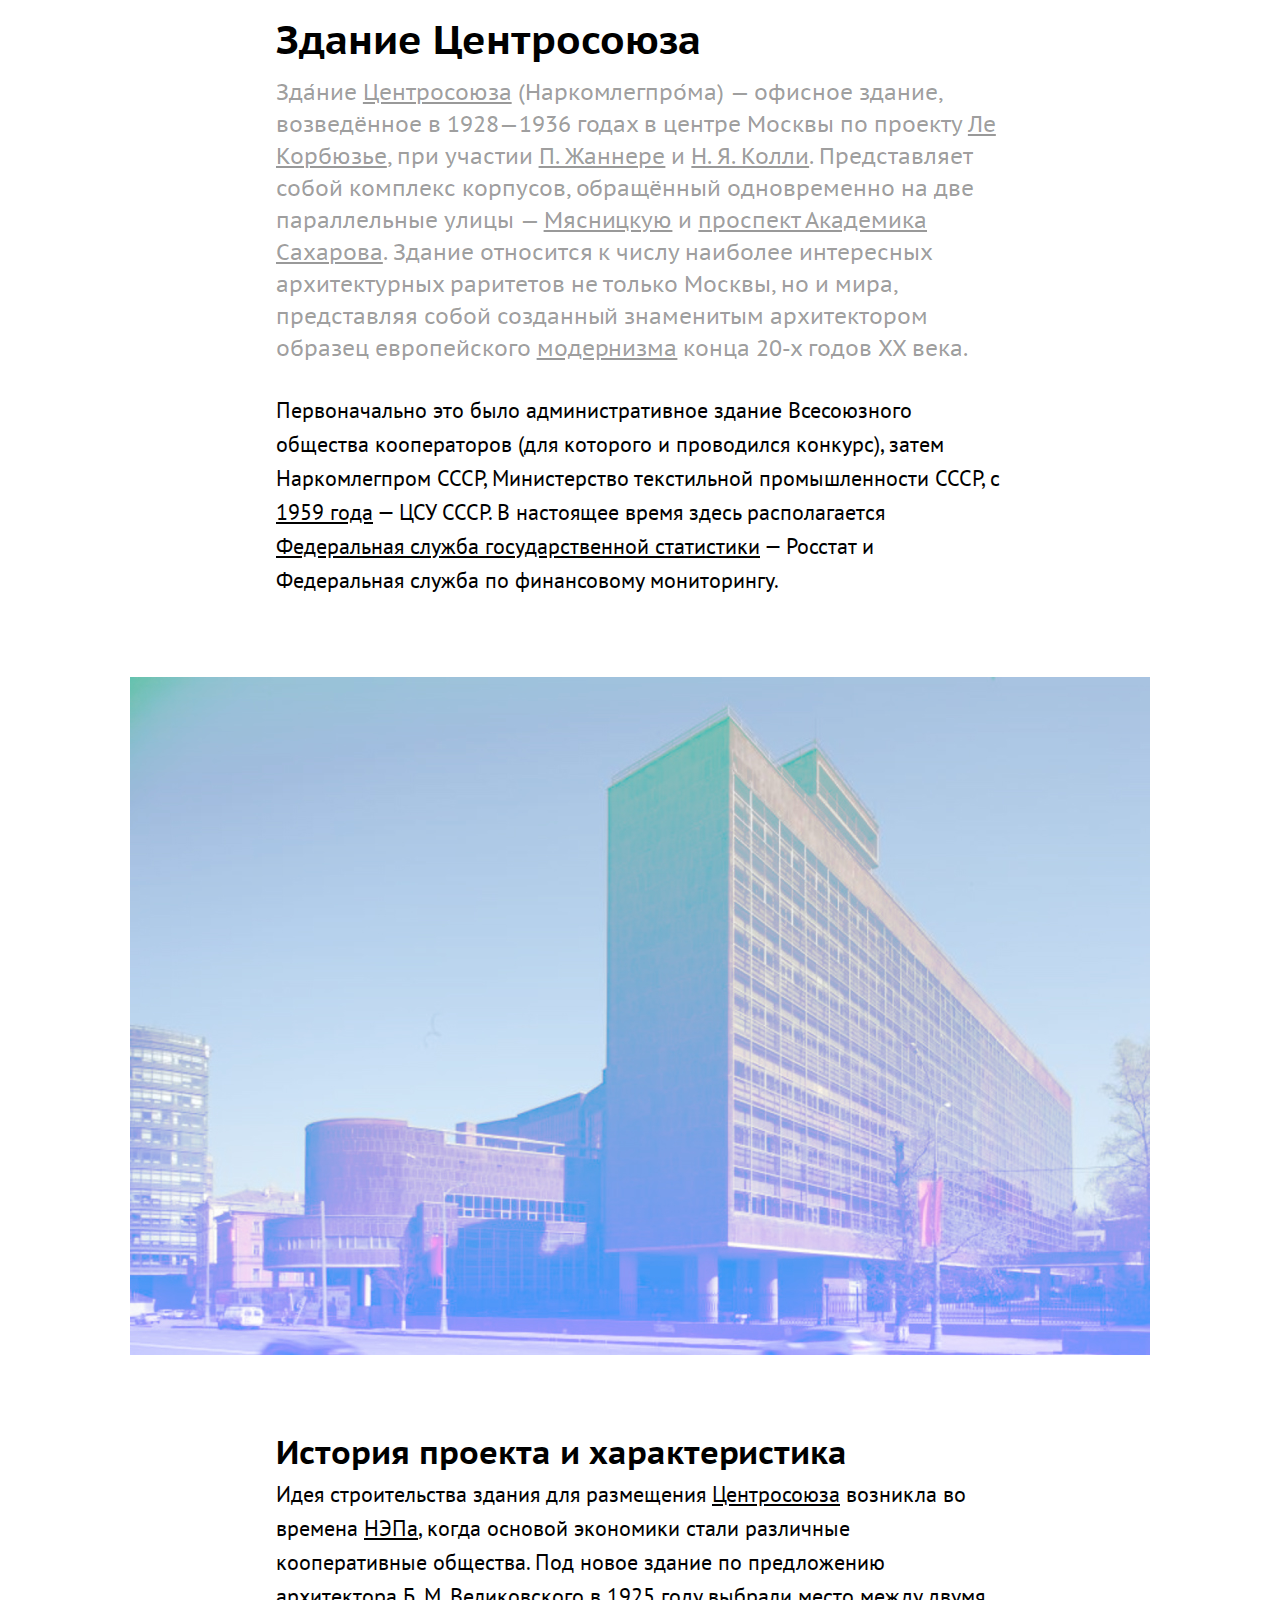
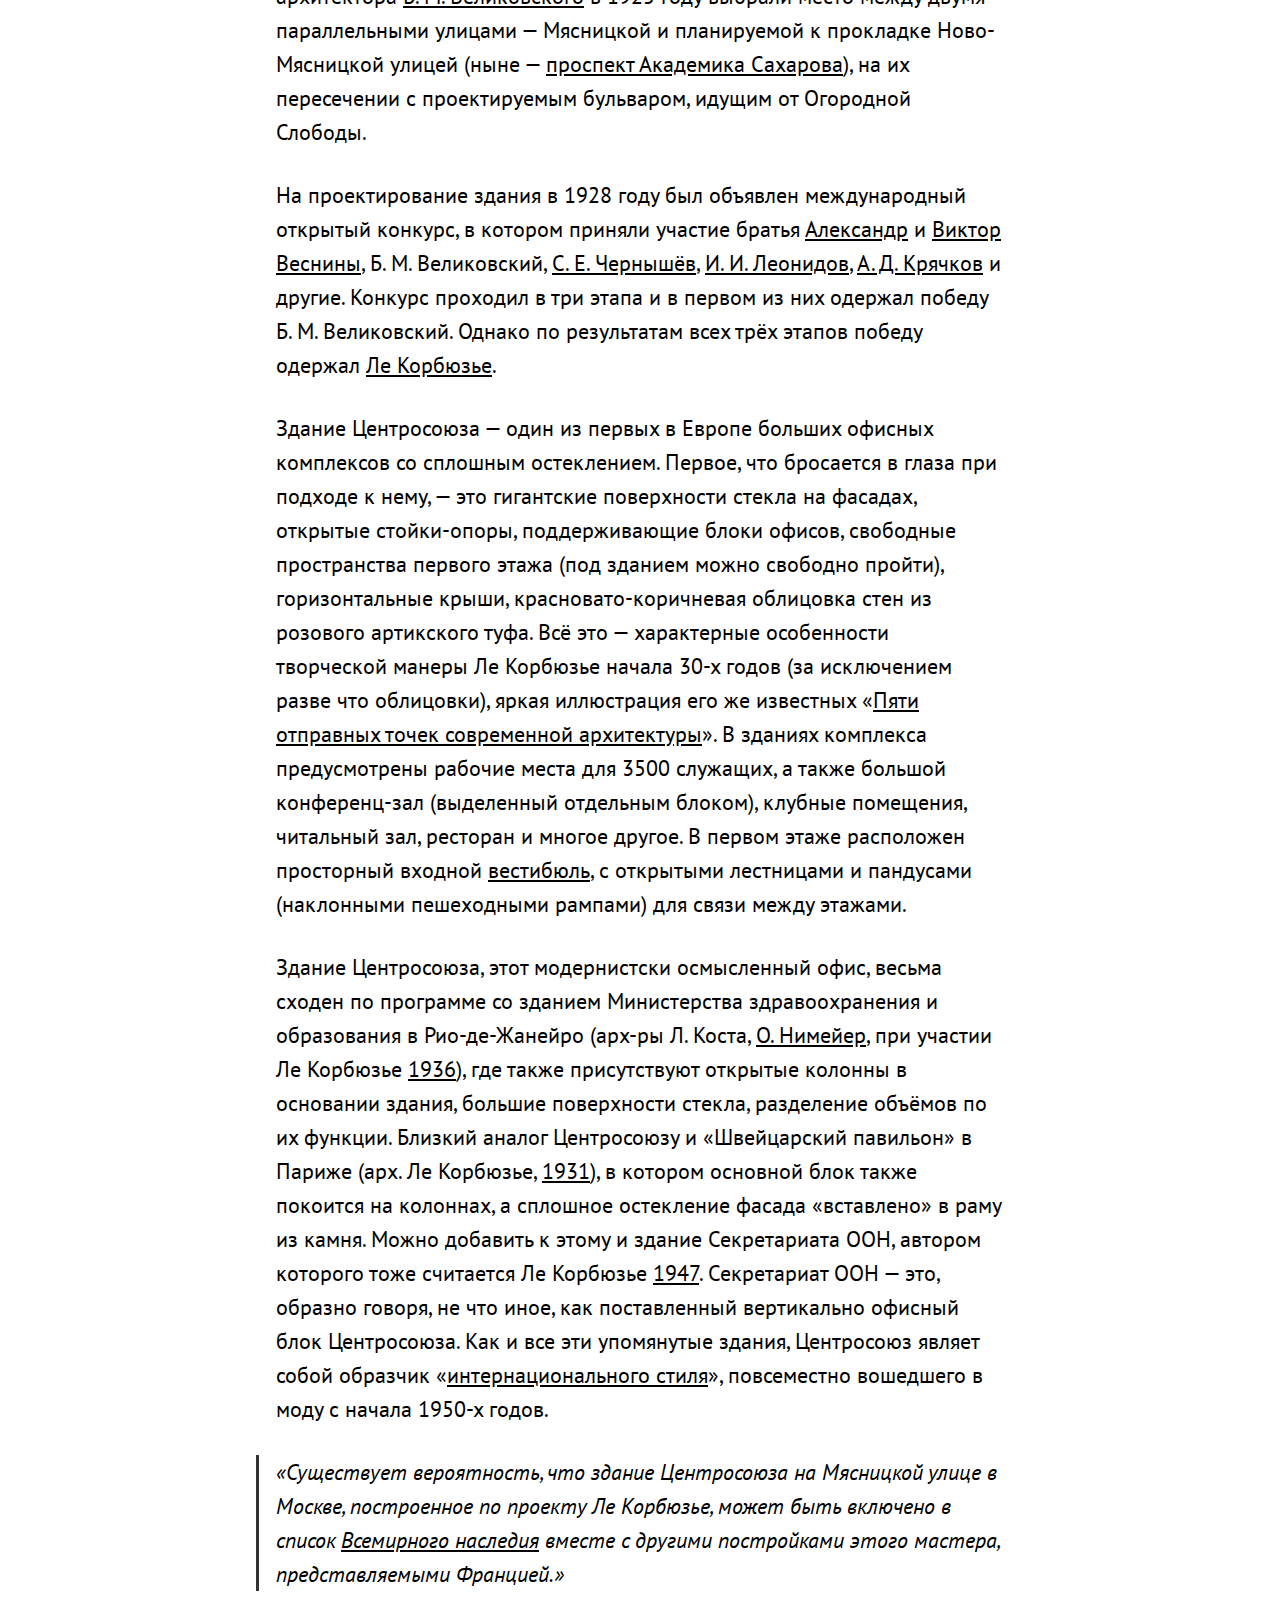
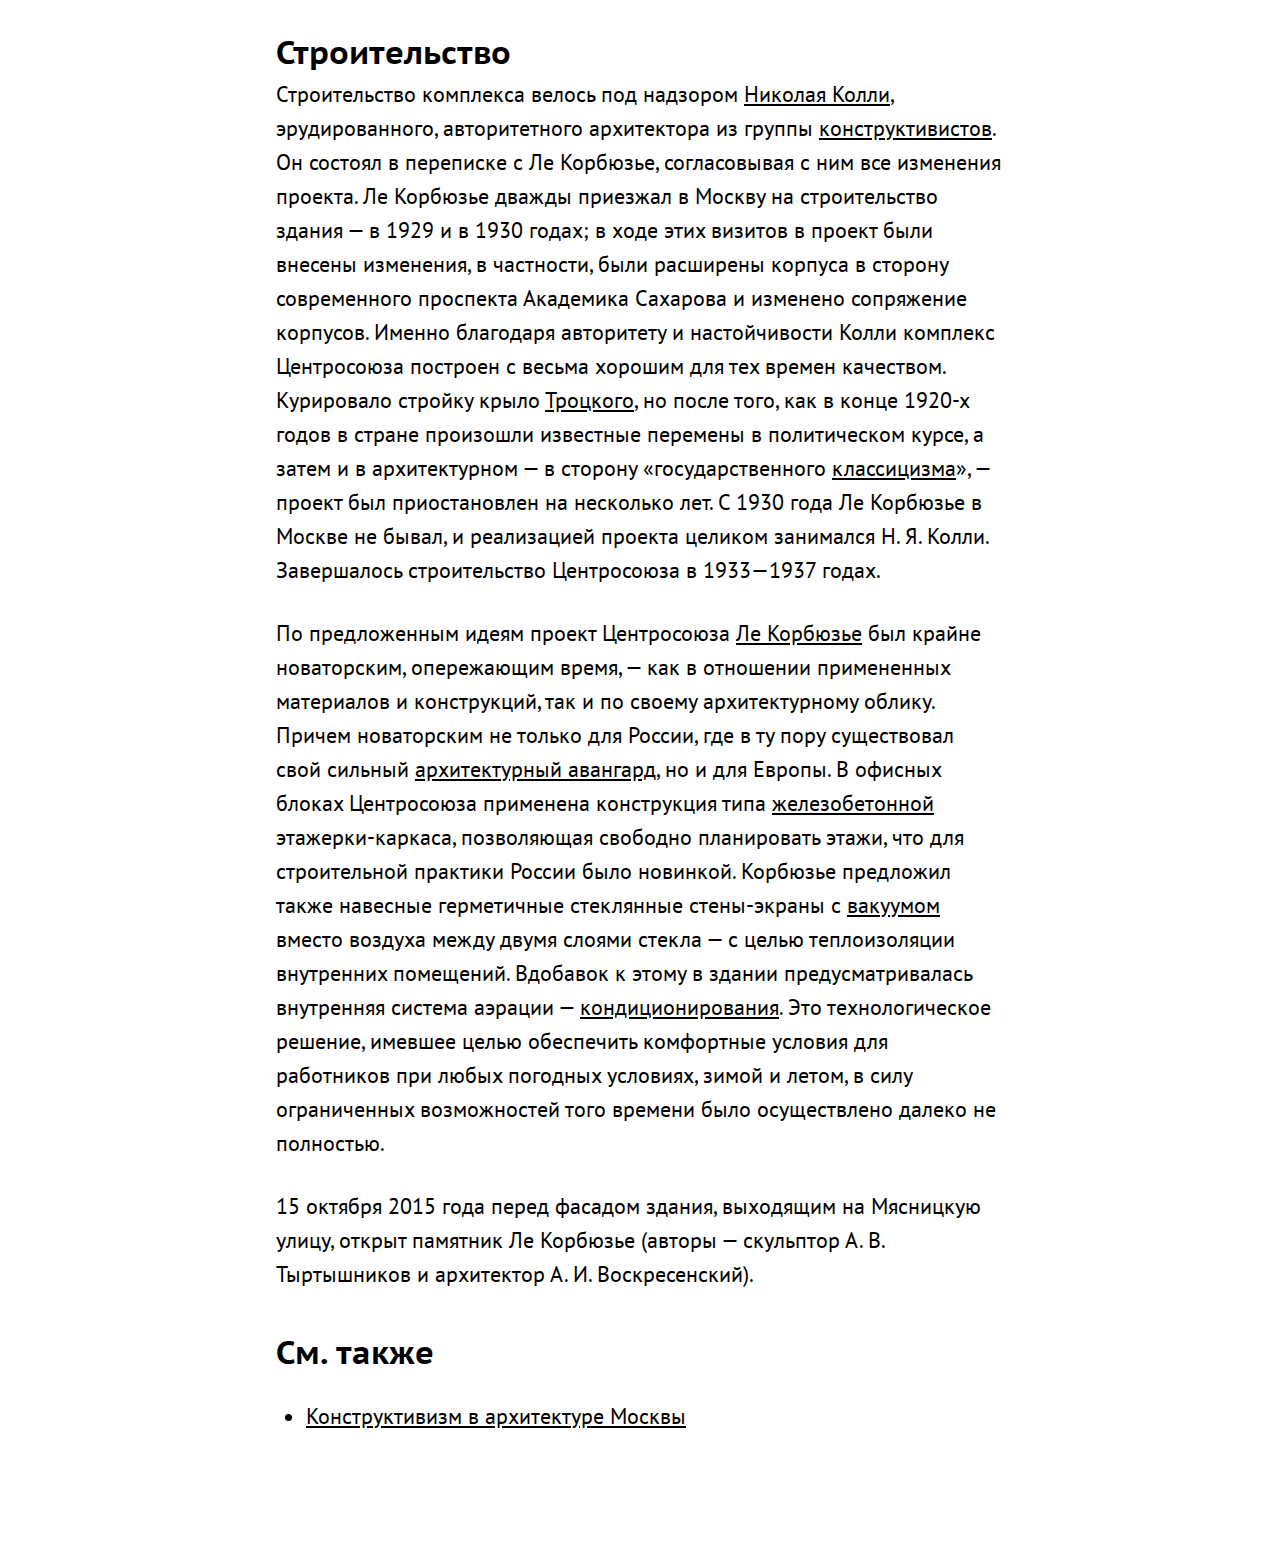
<file: danilating/centrosouz.html>
<!DOCTYPE html>
<html>
  <head>
    <meta charset="utf-8">
    <title> Здание центросоюза </title>
    <link rel="stylesheet" href="stylesheets/style.css">

    <script src="javascripts/jquery-3.1.1.js" charset="utf-8"></script>
    <script src="javascripts/sidebar.js" charset="utf-8"></script>
  </head>

  <body>

    <nav class="sidebar">
      <ul>
        <li>
          <a href="#s1">Здание Центросоюза</a>
        </li>
        <li>
          <a href="#s2">История проекта и характеристика</a>
        </li>
        <li>
          <a href="#s3">Строительство</a>
        </li>
        <li>
          <a href="#s4">См. также</a>
        </li>
      </ul>
    </nav>

    <article>
      <h1 id="s1">Здание Центросоюза</h1>
      <p>Зда́ние <a target="_blank" href="https://ru.wikipedia.org/wiki/%D0%A6%D0%B5%D0%BD%D1%82%D1%80%D0%BE%D1%81%D0%BE%D1%8E%D0%B7">Центросоюза</a> (Наркомлегпро́ма) — офисное здание, возведённое в 1928—1936 годах в центре Москвы по проекту <a target="_blank" href="https://ru.wikipedia.org/wiki/%D0%9B%D0%B5_%D0%9A%D0%BE%D1%80%D0%B1%D1%8E%D0%B7%D1%8C%D0%B5">Ле Корбюзье</a>, при участии <a target="_blank" href="https://ru.wikipedia.org/wiki/%D0%96%D0%B0%D0%BD%D0%BD%D0%B5%D1%80%D0%B5,_%D0%9F%D1%8C%D0%B5%D1%80">П. Жаннере</a> и <a target="_blank" href="https://ru.wikipedia.org/wiki/%D0%9A%D0%BE%D0%BB%D0%BB%D0%B8,_%D0%9D%D0%B8%D0%BA%D0%BE%D0%BB%D0%B0%D0%B9_%D0%94%D0%B6%D0%B5%D0%BC%D1%81%D0%BE%D0%B2%D0%B8%D1%87">Н. Я. Колли</a>. Представляет собой комплекс корпусов, обращённый одновременно на две параллельные улицы — <a target="_blank" href="https://ru.wikipedia.org/wiki/%D0%9C%D1%8F%D1%81%D0%BD%D0%B8%D1%86%D0%BA%D0%B0%D1%8F_%D1%83%D0%BB%D0%B8%D1%86%D0%B0">Мясницкую</a> и <a target="_blank" href="https://ru.wikipedia.org/wiki/%D0%9F%D1%80%D0%BE%D1%81%D0%BF%D0%B5%D0%BA%D1%82_%D0%90%D0%BA%D0%B0%D0%B4%D0%B5%D0%BC%D0%B8%D0%BA%D0%B0_%D0%A1%D0%B0%D1%85%D0%B0%D1%80%D0%BE%D0%B2%D0%B0_(%D0%9C%D0%BE%D1%81%D0%BA%D0%B2%D0%B0)">проспект Академика Сахарова</a>. Здание относится к числу наиболее интересных архитектурных раритетов не только Москвы, но и мира, представляя собой созданный знаменитым архитектором образец европейского <a target="_blank" href="https://ru.wikipedia.org/wiki/%D0%90%D1%80%D1%85%D0%B8%D1%82%D0%B5%D0%BA%D1%82%D1%83%D1%80%D0%BD%D1%8B%D0%B9_%D0%BC%D0%BE%D0%B4%D0%B5%D1%80%D0%BD%D0%B8%D0%B7%D0%BC">модернизма</a> конца 20-х годов XX века.</p>
      <p>Первоначально это было административное здание Всесоюзного общества кооператоров (для которого и проводился конкурс), затем Наркомлегпром СССР, Министерство текстильной промышленности СССР, с <a target="_blank" href="https://ru.wikipedia.org/wiki/1959_%D0%B3%D0%BE%D0%B4">1959 года</a> — ЦСУ СССР. В настоящее время здесь располагается <a target="_blank" href="https://ru.wikipedia.org/wiki/%D0%A4%D0%B5%D0%B4%D0%B5%D1%80%D0%B0%D0%BB%D1%8C%D0%BD%D0%B0%D1%8F_%D1%81%D0%BB%D1%83%D0%B6%D0%B1%D0%B0_%D0%B3%D0%BE%D1%81%D1%83%D0%B4%D0%B0%D1%80%D1%81%D1%82%D0%B2%D0%B5%D0%BD%D0%BD%D0%BE%D0%B9_%D1%81%D1%82%D0%B0%D1%82%D0%B8%D1%81%D1%82%D0%B8%D0%BA%D0%B8">Федеральная служба государственной статистики</a> — Росстат и Федеральная служба по финансовому мониторингу.</p>

      <img src="images/centrosouz.jpg" alt="Здание Центросоюза" />

      <h2 id="s2">История проекта и характеристика</h2>
      <p>Идея строительства здания для размещения <a target="_blank" href="https://ru.wikipedia.org/wiki/%D0%A6%D0%B5%D0%BD%D1%82%D1%80%D0%BE%D1%81%D0%BE%D1%8E%D0%B7">Центросоюза</a> возникла во времена <a target="_blank" href="https://ru.wikipedia.org/wiki/%D0%9D%D0%BE%D0%B2%D0%B0%D1%8F_%D1%8D%D0%BA%D0%BE%D0%BD%D0%BE%D0%BC%D0%B8%D1%87%D0%B5%D1%81%D0%BA%D0%B0%D1%8F_%D0%BF%D0%BE%D0%BB%D0%B8%D1%82%D0%B8%D0%BA%D0%B0">НЭПа</a>, когда основой экономики стали различные кооперативные общества. Под новое здание по предложению архитектора <a target="_blank" href="https://ru.wikipedia.org/wiki/%D0%92%D0%B5%D0%BB%D0%B8%D0%BA%D0%BE%D0%B2%D1%81%D0%BA%D0%B8%D0%B9,_%D0%91%D0%BE%D1%80%D0%B8%D1%81_%D0%9C%D0%B8%D1%85%D0%B0%D0%B9%D0%BB%D0%BE%D0%B2%D0%B8%D1%87">Б. М. Великовского</a> в 1925 году выбрали место между двумя параллельными улицами — Мясницкой и планируемой к прокладке Ново-Мясницкой улицей (ныне — <a target="_blank" href="https://ru.wikipedia.org/wiki/%D0%9F%D1%80%D0%BE%D1%81%D0%BF%D0%B5%D0%BA%D1%82_%D0%90%D0%BA%D0%B0%D0%B4%D0%B5%D0%BC%D0%B8%D0%BA%D0%B0_%D0%A1%D0%B0%D1%85%D0%B0%D1%80%D0%BE%D0%B2%D0%B0_(%D0%9C%D0%BE%D1%81%D0%BA%D0%B2%D0%B0)">проспект Академика Сахарова</a>), на их пересечении с проектируемым бульваром, идущим от Огородной Слободы.</p>
      <p>На проектирование здания в 1928 году был объявлен международный открытый конкурс, в котором приняли участие братья <a target="_blank" href="https://ru.wikipedia.org/wiki/%D0%92%D0%B5%D1%81%D0%BD%D0%B8%D0%BD,_%D0%90%D0%BB%D0%B5%D0%BA%D1%81%D0%B0%D0%BD%D0%B4%D1%80_%D0%90%D0%BB%D0%B5%D0%BA%D1%81%D0%B0%D0%BD%D0%B4%D1%80%D0%BE%D0%B2%D0%B8%D1%87">Александр</a> и <a target="_blank" href="https://ru.wikipedia.org/wiki/%D0%92%D0%B5%D1%81%D0%BD%D0%B8%D0%BD,_%D0%92%D0%B8%D0%BA%D1%82%D0%BE%D1%80_%D0%90%D0%BB%D0%B5%D0%BA%D1%81%D0%B0%D0%BD%D0%B4%D1%80%D0%BE%D0%B2%D0%B8%D1%87">Виктор</a> <a target="_blank" href="https://ru.wikipedia.org/wiki/%D0%92%D0%B5%D1%81%D0%BD%D0%B8%D0%BD%D1%8B">Веснины</a>, Б. М. Великовский, <a target="_blank" href="https://ru.wikipedia.org/wiki/%D0%A7%D0%B5%D1%80%D0%BD%D1%8B%D1%88%D1%91%D0%B2,_%D0%A1%D0%B5%D1%80%D0%B3%D0%B5%D0%B9_%D0%95%D0%B3%D0%BE%D1%80%D0%BE%D0%B2%D0%B8%D1%87">С. Е. Чернышёв</a>, <a target="_blank" href="https://ru.wikipedia.org/wiki/%D0%9B%D0%B5%D0%BE%D0%BD%D0%B8%D0%B4%D0%BE%D0%B2,_%D0%98%D0%B2%D0%B0%D0%BD_%D0%98%D0%BB%D1%8C%D0%B8%D1%87">И. И. Леонидов</a>, <a target="_blank" href="https://ru.wikipedia.org/wiki/%D0%9A%D1%80%D1%8F%D1%87%D0%BA%D0%BE%D0%B2,_%D0%90%D0%BD%D0%B4%D1%80%D0%B5%D0%B9_%D0%94%D0%BC%D0%B8%D1%82%D1%80%D0%B8%D0%B5%D0%B2%D0%B8%D1%87">А. Д. Крячков</a> и другие. Конкурс проходил в три этапа и в первом из них одержал победу Б. М. Великовский. Однако по результатам всех трёх этапов победу одержал <a target="_blank" href="https://ru.wikipedia.org/wiki/%D0%9B%D0%B5_%D0%9A%D0%BE%D1%80%D0%B1%D1%8E%D0%B7%D1%8C%D0%B5">Ле Корбюзье</a>.</p>
      <p>Здание Центросоюза — один из первых в Европе больших офисных комплексов со сплошным остеклением. Первое, что бросается в глаза при подходе к нему, — это гигантские поверхности стекла на фасадах, открытые стойки-опоры, поддерживающие блоки офисов, свободные пространства первого этажа (под зданием можно свободно пройти), горизонтальные крыши, красновато-коричневая облицовка стен из розового артикского туфа. Всё это — характерные особенности творческой манеры Ле Корбюзье начала 30-х годов (за исключением разве что облицовки), яркая иллюстрация его же известных «<a target="_blank" href="https://ru.wikipedia.org/wiki/%D0%9F%D1%8F%D1%82%D1%8C_%D0%BE%D1%82%D0%BF%D1%80%D0%B0%D0%B2%D0%BD%D1%8B%D1%85_%D1%82%D0%BE%D1%87%D0%B5%D0%BA_%D1%81%D0%BE%D0%B2%D1%80%D0%B5%D0%BC%D0%B5%D0%BD%D0%BD%D0%BE%D0%B9_%D0%B0%D1%80%D1%85%D0%B8%D1%82%D0%B5%D0%BA%D1%82%D1%83%D1%80%D1%8B">Пяти отправных точек современной архитектуры</a>». В зданиях комплекса предусмотрены рабочие места для 3500 служащих, а также большой конференц-зал (выделенный отдельным блоком), клубные помещения, читальный зал, ресторан и многое другое. В первом этаже расположен просторный входной <a target="_blank" href="https://ru.wikipedia.org/wiki/%D0%92%D0%B5%D1%81%D1%82%D0%B8%D0%B1%D1%8E%D0%BB%D1%8C">вестибюль</a>, с открытыми лестницами и пандусами (наклонными пешеходными рампами) для связи между этажами.</p>
      <p>Здание Центросоюза, этот модернистски осмысленный офис, весьма сходен по программе со зданием Министерства здравоохранения и образования в Рио-де-Жанейро (арх-ры Л. Коста, <a target="_blank" href="https://ru.wikipedia.org/wiki/%D0%9D%D0%B8%D0%BC%D0%B5%D0%B9%D0%B5%D1%80,_%D0%9E%D1%81%D0%BA%D0%B0%D1%80">О. Нимейер</a>, при участии Ле Корбюзье <a target="_blank" href="https://ru.wikipedia.org/wiki/1936">1936</a>), где также присутствуют открытые колонны в основании здания, большие поверхности стекла, разделение объёмов по их функции. Близкий аналог Центросоюзу и «Швейцарский павильон» в Париже (арх. Ле Корбюзье, <a target="_blank" href="https://ru.wikipedia.org/wiki/1931">1931</a>), в котором основной блок также покоится на колоннах, а сплошное остекление фасада «вставлено» в раму из камня. Можно добавить к этому и здание Секретариата ООН, автором которого тоже считается Ле Корбюзье <a target="_blank" href="https://ru.wikipedia.org/wiki/1947">1947</a>. Секретариат ООН — это, образно говоря, не что иное, как поставленный вертикально офисный блок Центросоюза. Как и все эти упомянутые здания, Центросоюз являет собой образчик «<a target="_blank" href="https://ru.wikipedia.org/wiki/%D0%98%D0%BD%D1%82%D0%B5%D1%80%D0%BD%D0%B0%D1%86%D0%B8%D0%BE%D0%BD%D0%B0%D0%BB%D1%8C%D0%BD%D1%8B%D0%B9_%D1%81%D1%82%D0%B8%D0%BB%D1%8C">интернационального стиля</a>», повсеместно вошедшего в моду с начала 1950-х годов.</p>
      <blockquote cite="https://ru.wikipedia.org/wiki/%D0%97%D0%B4%D0%B0%D0%BD%D0%B8%D0%B5_%D0%A6%D0%B5%D0%BD%D1%82%D1%80%D0%BE%D1%81%D0%BE%D1%8E%D0%B7%D0%B0"> «Существует вероятность, что здание Центросоюза на Мясницкой улице в Москве, построенное по проекту Ле Корбюзье, может быть включено в список <a target="_blank" href="https://ru.wikipedia.org/wiki/%D0%92%D1%81%D0%B5%D0%BC%D0%B8%D1%80%D0%BD%D0%BE%D0%B5_%D0%BD%D0%B0%D1%81%D0%BB%D0%B5%D0%B4%D0%B8%D0%B5">Всемирного наследия</a> вместе с другими постройками этого мастера, представляемыми Францией.»</blockquote>

      <h2 id="s3">Строительство</h2>
      <p>Строительство комплекса велось под надзором <a target="_blank" href="https://ru.wikipedia.org/wiki/%D0%9A%D0%BE%D0%BB%D0%BB%D0%B8,_%D0%9D%D0%B8%D0%BA%D0%BE%D0%BB%D0%B0%D0%B9_%D0%AF%D0%BA%D0%BE%D0%B2%D0%BB%D0%B5%D0%B2%D0%B8%D1%87">Николая Колли</a>, эрудированного, авторитетного архитектора из группы <a target="_blank" href="https://ru.wikipedia.org/wiki/%D0%9A%D0%BE%D0%BD%D1%81%D1%82%D1%80%D1%83%D0%BA%D1%82%D0%B8%D0%B2%D0%B8%D0%B7%D0%BC_(%D0%B8%D1%81%D0%BA%D1%83%D1%81%D1%81%D1%82%D0%B2%D0%BE)">конструктивистов</a>. Он состоял в переписке с Ле Корбюзье, согласовывая с ним все изменения проекта. Ле Корбюзье дважды приезжал в Москву на строительство здания — в 1929 и в 1930 годах; в ходе этих визитов в проект были внесены изменения, в частности, были расширены корпуса в сторону современного проспекта Академика Сахарова и изменено сопряжение корпусов. Именно благодаря авторитету и настойчивости Колли комплекс Центросоюза построен с весьма хорошим для тех времен качеством. Курировало стройку крыло <a target="_blank" href="https://ru.wikipedia.org/wiki/%D0%A2%D1%80%D0%BE%D1%86%D0%BA%D0%B8%D0%B9,_%D0%9B%D0%B5%D0%B2">Троцкого</a>, но после того, как в конце 1920-х годов в стране произошли известные перемены в политическом курсе, а затем и в архитектурном — в сторону «государственного <a target="_blank" href="https://ru.wikipedia.org/wiki/%D0%9A%D0%BB%D0%B0%D1%81%D1%81%D0%B8%D1%86%D0%B8%D0%B7%D0%BC">классицизма</a>», — проект был приостановлен на несколько лет. С 1930 года Ле Корбюзье в Москве не бывал, и реализацией проекта целиком занимался Н. Я. Колли. Завершалось строительство Центросоюза в 1933—1937 годах.</p>
      <p>По предложенным идеям проект Центросоюза <a target="_blank" href="https://ru.wikipedia.org/wiki/%D0%9B%D0%B5_%D0%9A%D0%BE%D1%80%D0%B1%D1%8E%D0%B7%D1%8C%D0%B5">Ле Корбюзье</a> был крайне новаторским, опережающим время, — как в отношении примененных материалов и конструкций, так и по своему архитектурному облику. Причем новаторским не только для России, где в ту пору существовал свой сильный <a target="_blank" href="https://ru.wikipedia.org/wiki/%D0%9A%D0%BE%D0%BD%D1%81%D1%82%D1%80%D1%83%D0%BA%D1%82%D0%B8%D0%B2%D0%B8%D0%B7%D0%BC_(%D0%B8%D1%81%D0%BA%D1%83%D1%81%D1%81%D1%82%D0%B2%D0%BE)">архитектурный авангард</a>, но и для Европы. В офисных блоках Центросоюза применена конструкция типа <a target="_blank" href="https://ru.wikipedia.org/wiki/%D0%96%D0%B5%D0%BB%D0%B5%D0%B7%D0%BE%D0%B1%D0%B5%D1%82%D0%BE%D0%BD">железобетонной</a> этажерки-каркаса, позволяющая свободно планировать этажи, что для строительной практики России было новинкой. Корбюзье предложил также навесные герметичные стеклянные стены-экраны с <a target="_blank" href="https://ru.wikipedia.org/wiki/%D0%92%D0%B0%D0%BA%D1%83%D1%83%D0%BC">вакуумом</a> вместо воздуха между двумя слоями стекла — с целью теплоизоляции внутренних помещений. Вдобавок к этому в здании предусматривалась внутренняя система аэрации — <a target="_blank" href="https://ru.wikipedia.org/wiki/%D0%9A%D0%BE%D0%BD%D0%B4%D0%B8%D1%86%D0%B8%D0%BE%D0%BD%D0%B8%D1%80%D0%BE%D0%B2%D0%B0%D0%BD%D0%B8%D0%B5">кондиционирования</a>. Это технологическое решение, имевшее целью обеспечить комфортные условия для работников при любых погодных условиях, зимой и летом, в силу ограниченных возможностей того времени было осуществлено далеко не полностью.</p>
      <p>15 октября 2015 года перед фасадом здания, выходящим на Мясницкую улицу, открыт памятник Ле Корбюзье (авторы — скульптор А. В. Тыртышников и архитектор А. И. Воскресенский).</p>

      <h2 id="s4">См. также</h2>
      <ul>
        <li><a target="_blank" href="https://ru.wikipedia.org/wiki/%D0%9A%D0%BE%D0%BD%D1%81%D1%82%D1%80%D1%83%D0%BA%D1%82%D0%B8%D0%B2%D0%B8%D0%B7%D0%BC_%D0%B2_%D0%B0%D1%80%D1%85%D0%B8%D1%82%D0%B5%D0%BA%D1%82%D1%83%D1%80%D0%B5_%D0%9C%D0%BE%D1%81%D0%BA%D0%B2%D1%8B">Конструктивизм в архитектуре Москвы</a></li>
      </ul>
    <article>
  </body>
</html>
</file>
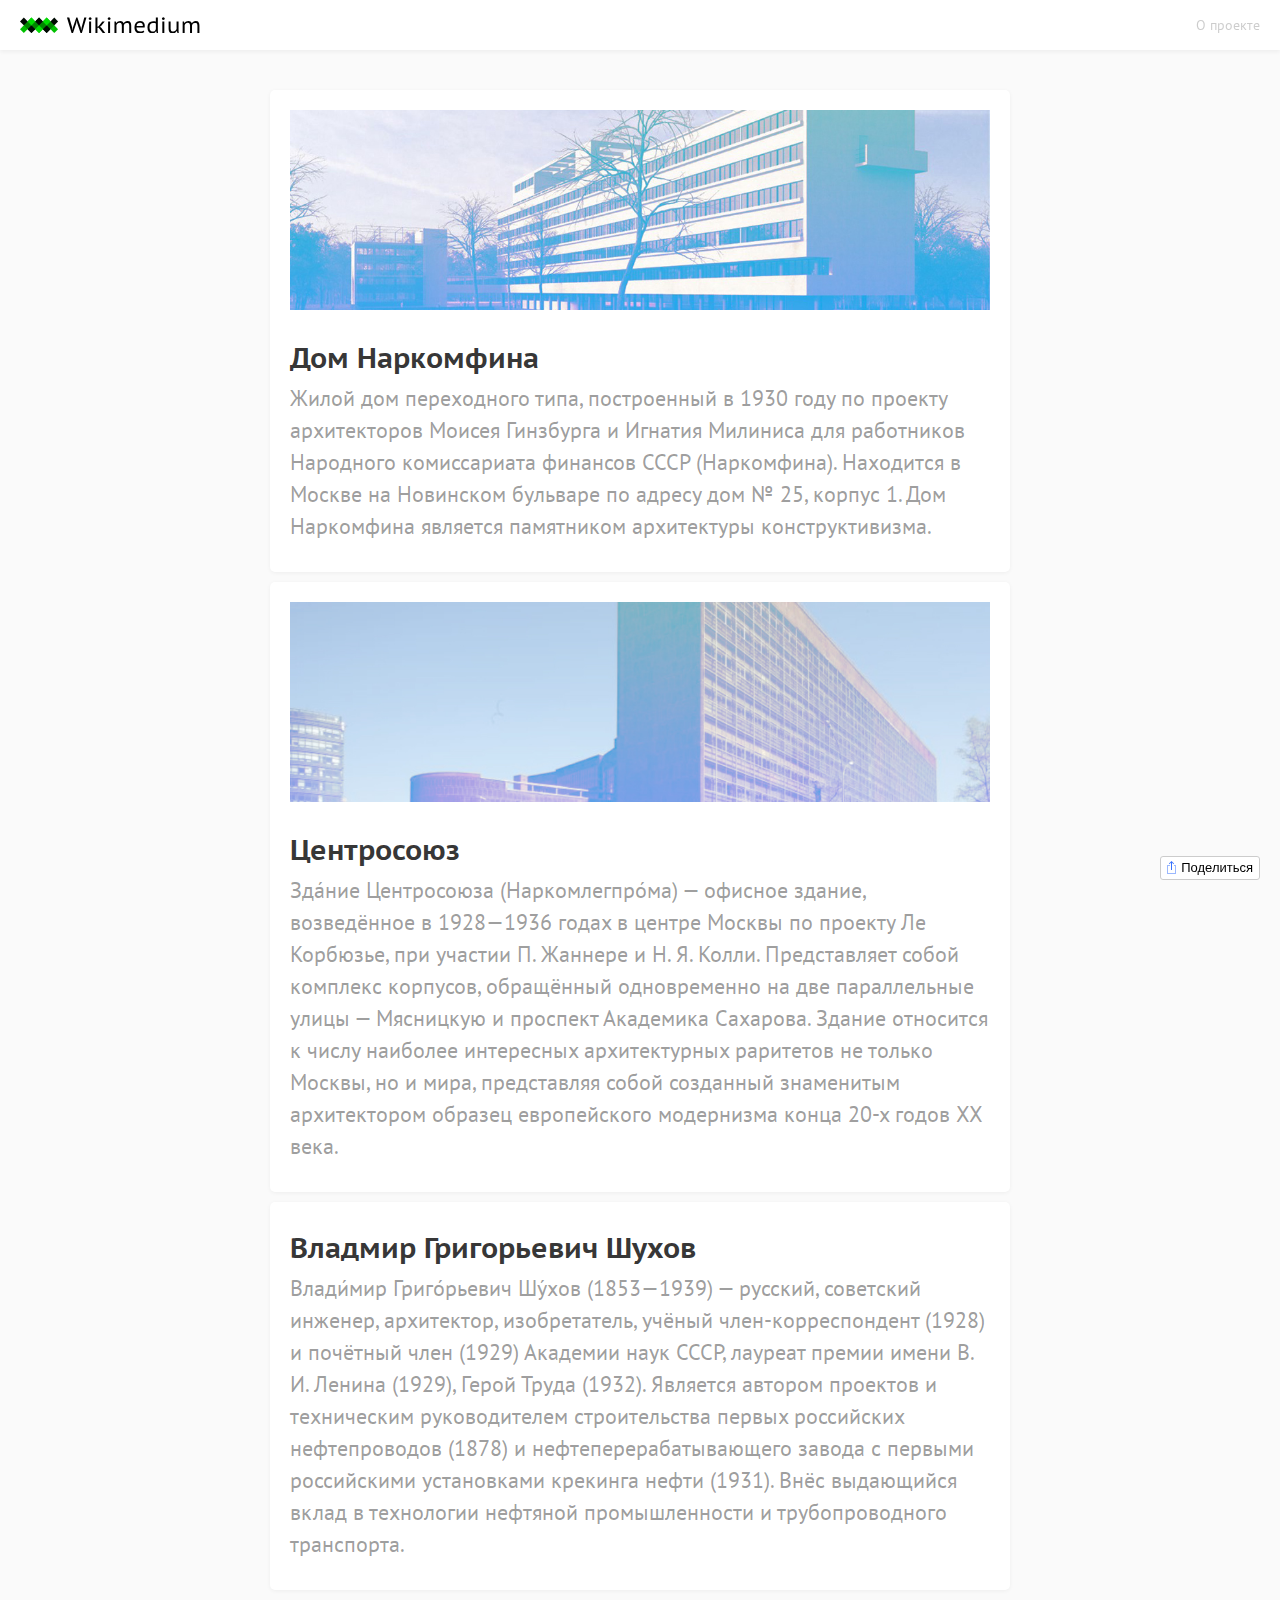
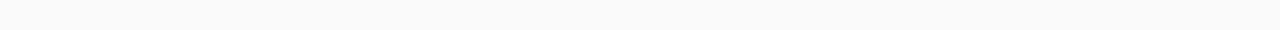
<file: danilating/posts.html>
<!DOCTYPE html>
<html>
  <head>
    <meta charset="utf-8">
    <title>Wikimedium</title>

    <meta name="description" content="Статьи из википедии, сверстанные студентами hse design and coding">
    <meta name="keywords" content="hack, exchange, html, css, javascripts, hse, design, 2020">

    <meta property="og:type" content="website">
    <meta property="og:url" content="http://wikimedium.hack.exchange/posts.html">
    <meta property="og:title" content="Wikimedium">
    <meta property="og:description" content="Статьи из википедии, сверстанные студентами hse design and coding">
    <meta property="og:image" content="http://wikimedium.hack.exchange/images/share.png">

    <meta name="viewport" content="width=device-width">

    <link rel="stylesheet" href="stylesheets/style.css">

    <link rel="icon" type="image/x-icon" href="images/favicon.ico" />
    <link rel="icon" type="image/png" href="images/favicon.png" />

    <script src="javascripts/jquery-3.1.1.js"></script>
    <script src="javascripts/social-likes.min.js"></script>

  </head>

  <body class="posts">

    <nav class="menubar">
      <div>
        <a class="logo" href="posts.html"></a>
        <a class="about" href="index.html">О проекте</a>
      </div>
    </nav>

    <section class="postsFeed">
      <a href="posts/narkomfin.html">
        <figure style="background-image: url(images/posts/narkomfin.jpg);"></figure>
        <h2>Дом Наркомфина</h2>
        <p>Жилой дом переходного типа, построенный в 1930 году по проекту архитекторов Моисея Гинзбурга и Игнатия Милиниса для работников Народного комиссариата финансов СССР (Наркомфина). Находится в Москве на Новинском бульваре по адресу дом № 25, корпус 1. Дом Наркомфина является памятником архитектуры конструктивизма.</p>
      </a>

      <a href="posts/centrosouz.html">
        <figure style="background-image: url(images/posts/centrosouz.jpg);"></figure>
        <h2>Центросоюз</h2>
        <p>Зда́ние Центросоюза (Наркомлегпро́ма) — офисное здание, возведённое в 1928—1936 годах в центре Москвы по проекту Ле Корбюзье, при участии П. Жаннере и Н. Я. Колли. Представляет собой комплекс корпусов, обращённый одновременно на две параллельные улицы — Мясницкую и проспект Академика Сахарова. Здание относится к числу наиболее интересных архитектурных раритетов не только Москвы, но и мира, представляя собой созданный знаменитым архитектором образец европейского модернизма конца 20-х годов XX века.</p>
      </a>

      <a href="posts/shukhov.html">
        <h2>Владмир Григорьевич Шухов</h2>
        <p>Влади́мир Григо́рьевич Шу́хов (1853—1939) — русский, советский инженер, архитектор, изобретатель, учёный член-корреспондент (1928) и почётный член (1929) Академии наук СССР, лауреат премии имени В. И. Ленина (1929), Герой Труда (1932). Является автором проектов и техническим руководителем строительства первых российских нефтепроводов (1878) и нефтеперерабатывающего завода с первыми российскими установками крекинга нефти (1931). Внёс выдающийся вклад в технологии нефтяной промышленности и трубопроводного транспорта.</p>
      </a>
    </section>

    <footer class="share">
      <div class="social-likes social-likes_single" data-url="http//wikimedium.hack.exchange/posts.html" data-single-title="Поделиться">
        <div class="facebook" title="Поделиться ссылкой на Фейсбуке">Facebook</div>
        <div class="twitter" title="Поделиться ссылкой в Твиттере">Twitter</div>
        <div class="vkontakte" title="Поделиться ссылкой во Вконтакте">Вконтакте</div>
        <div class="plusone" title="Поделиться ссылкой в Гугл-плюсе">Google+</div>
      </div>
    </footer>

  </body>
</html>
</file>
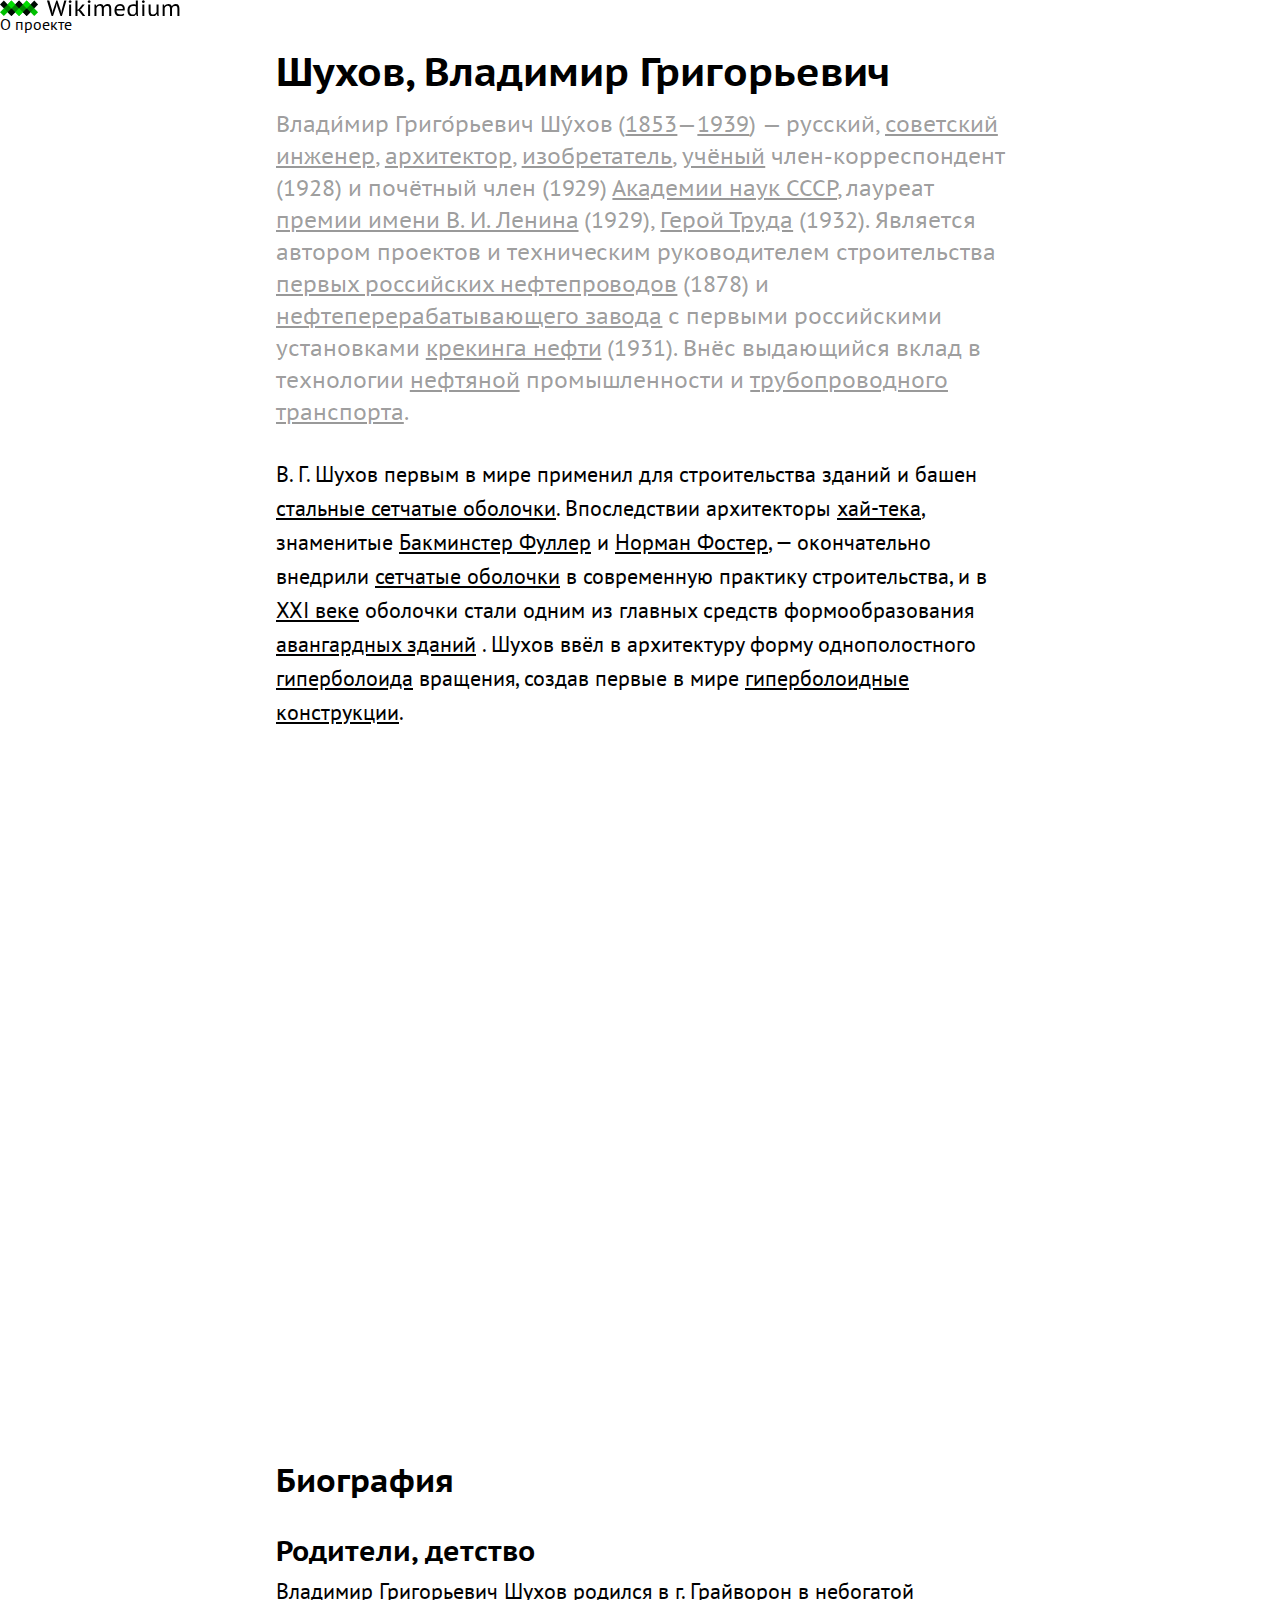
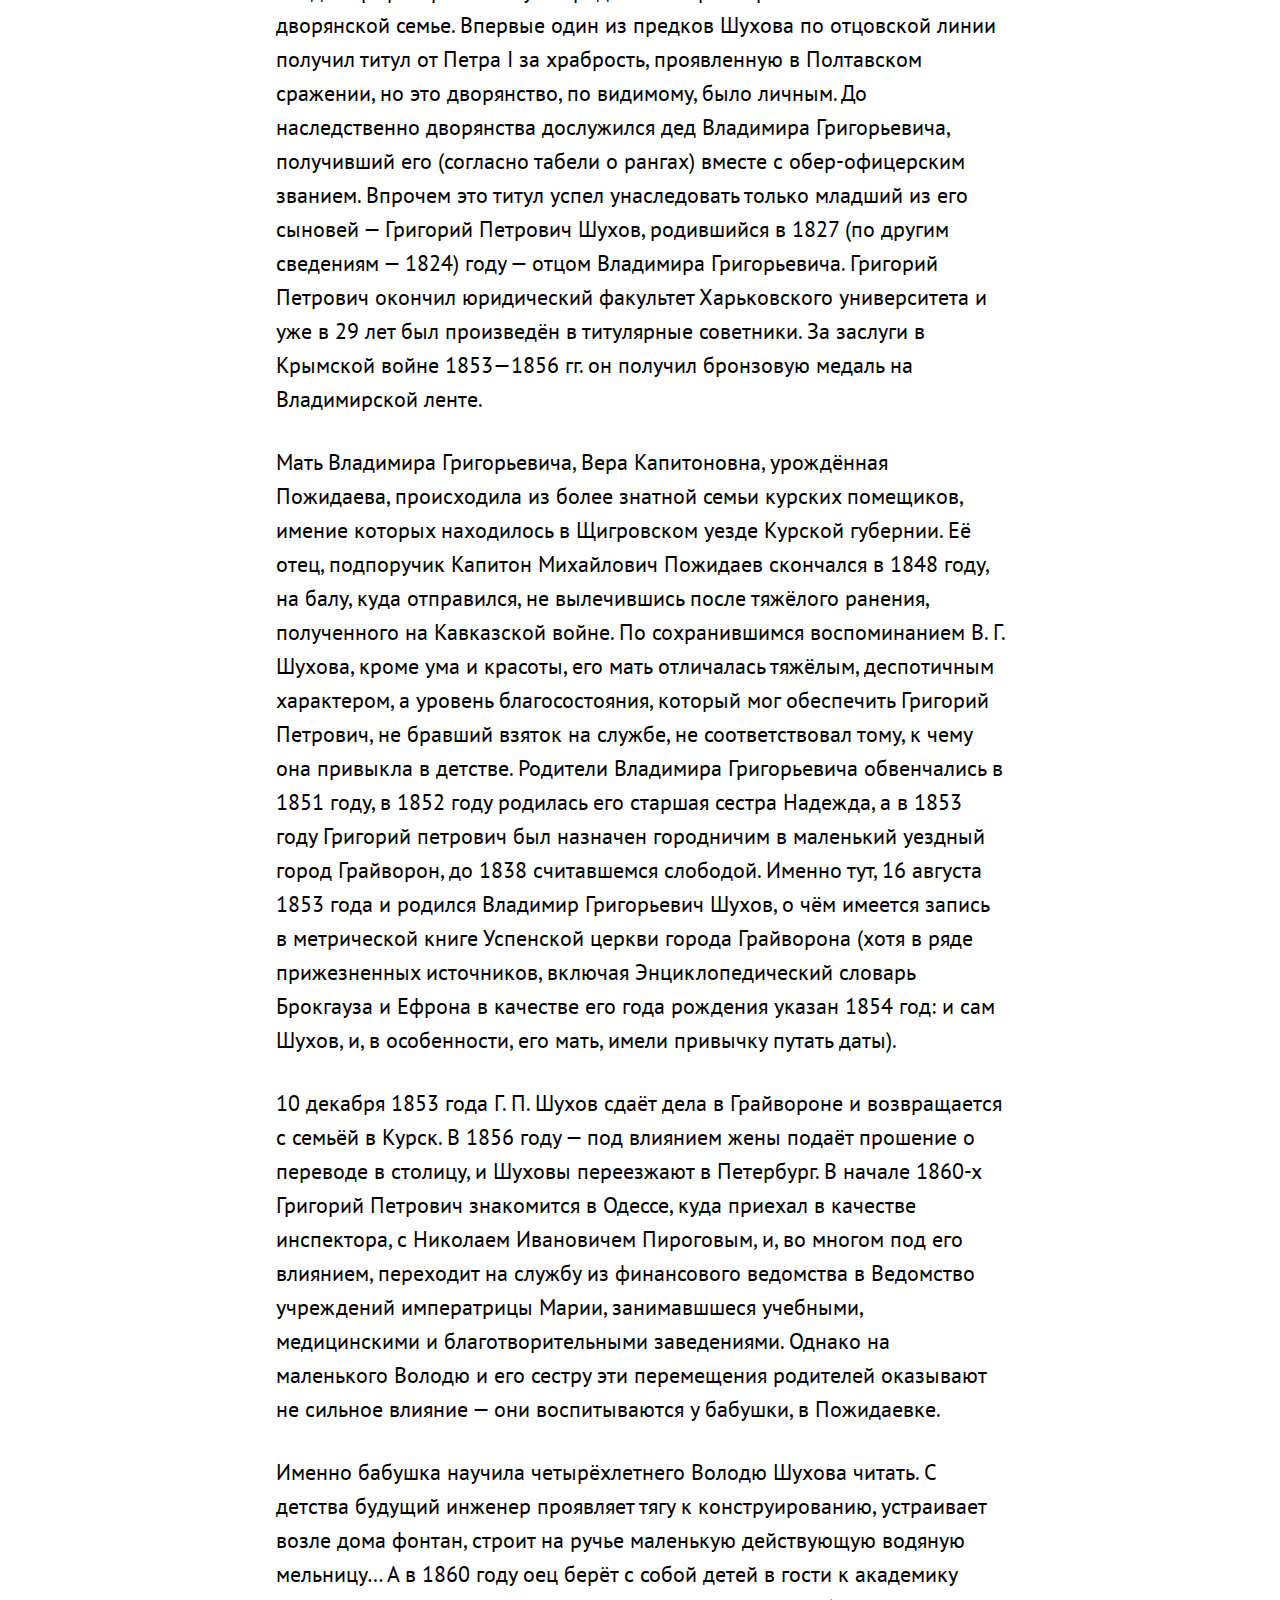
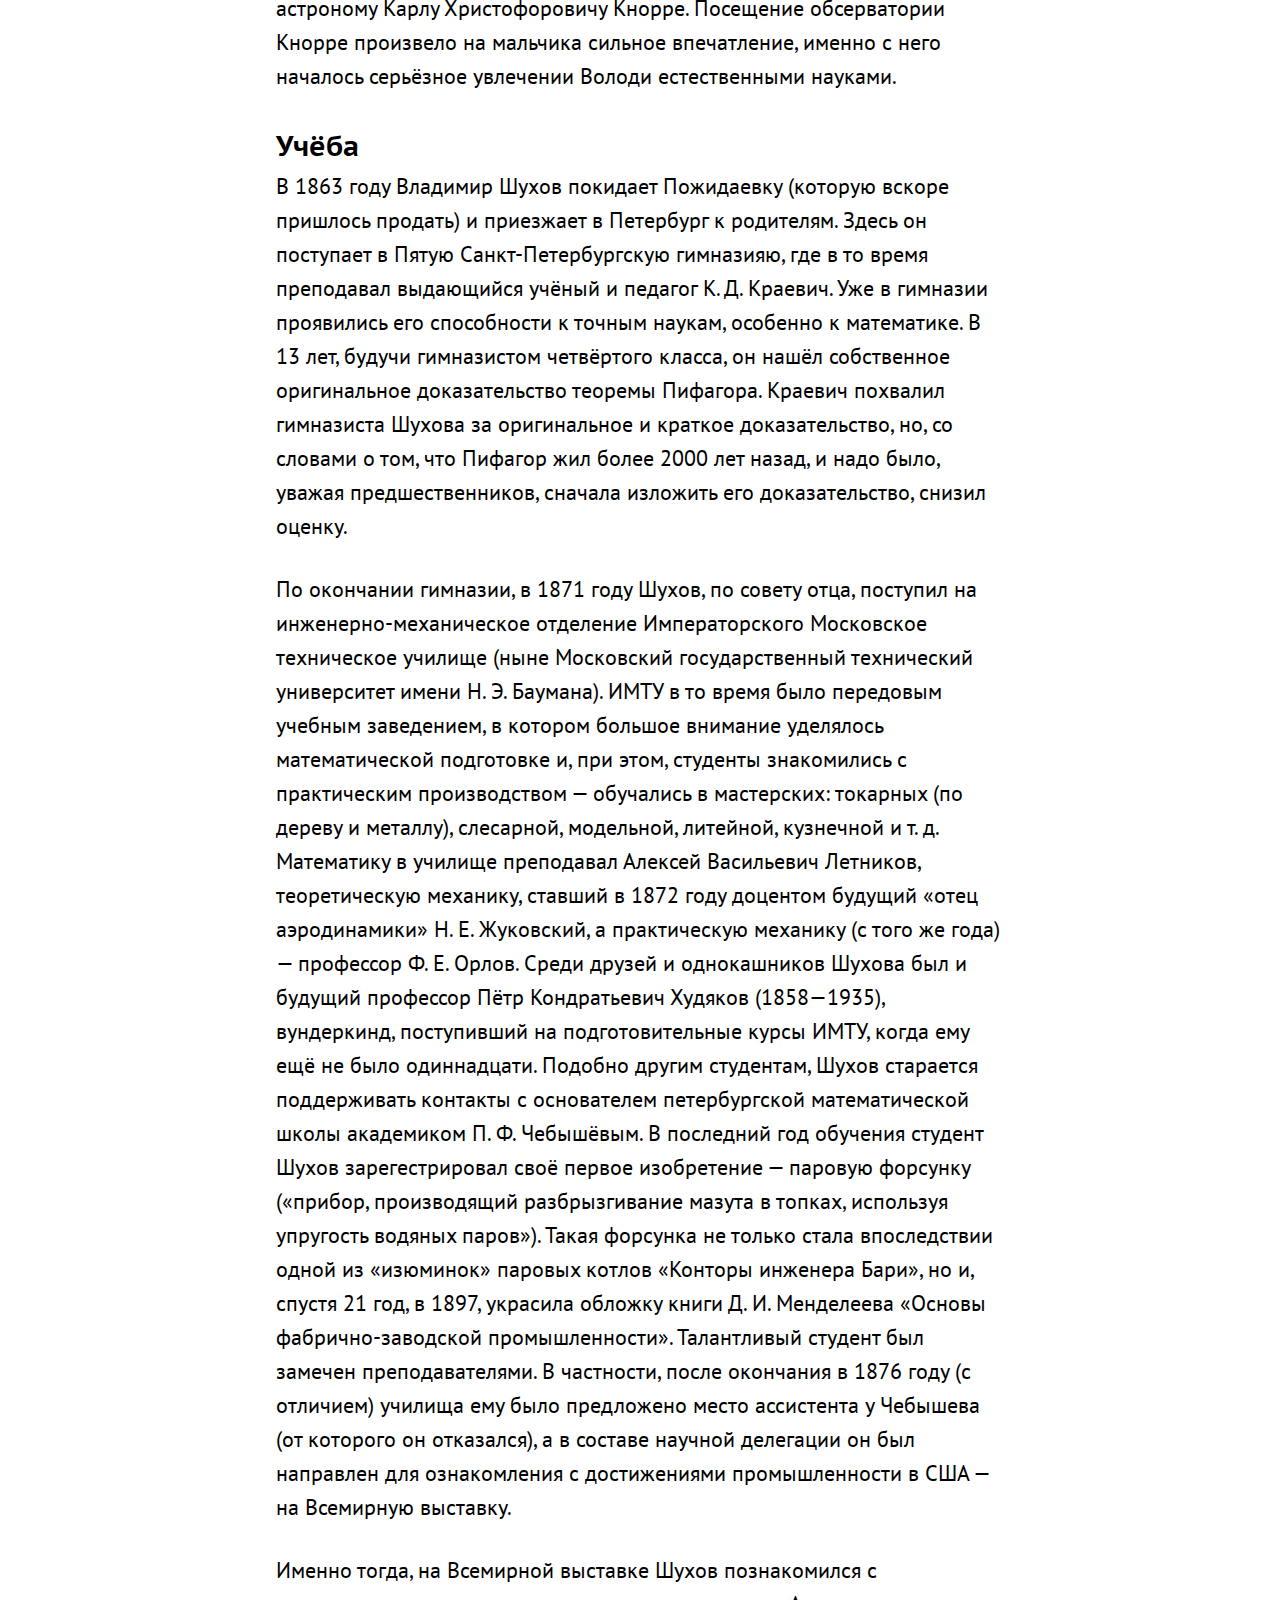
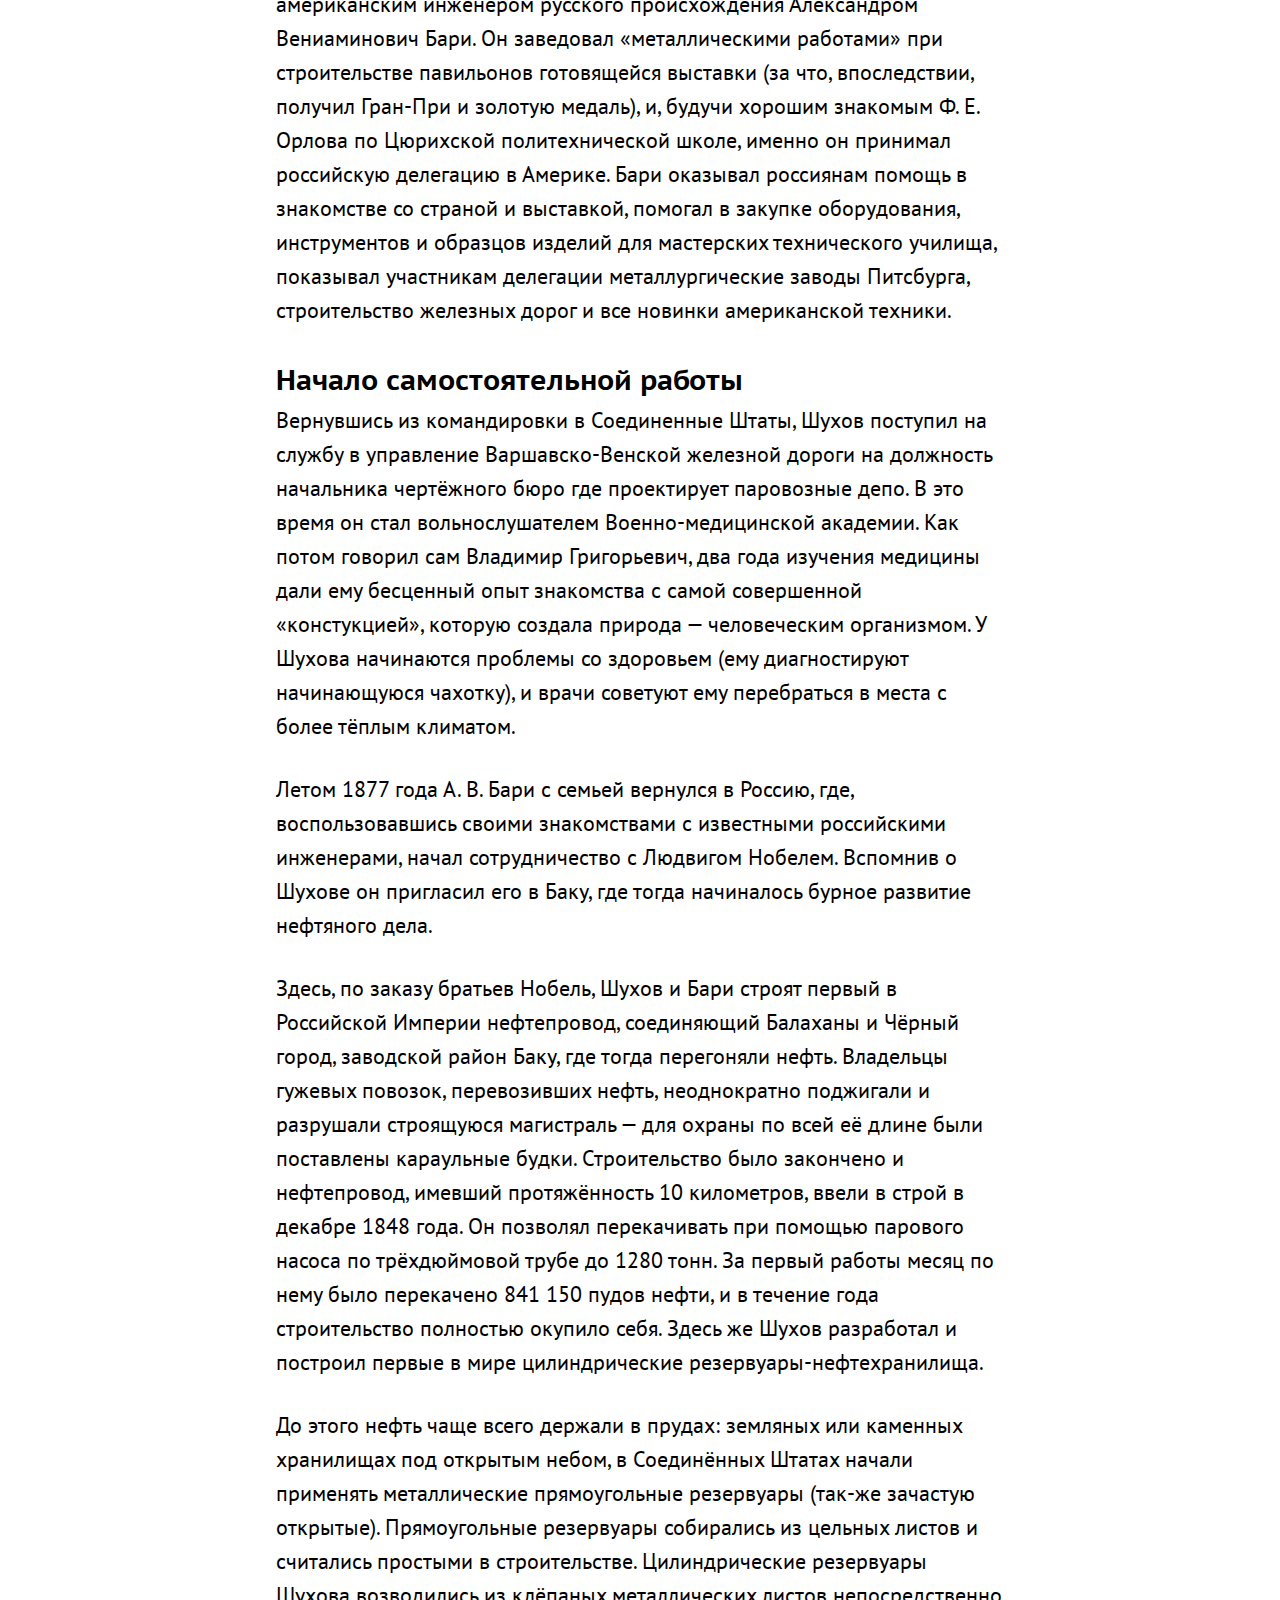
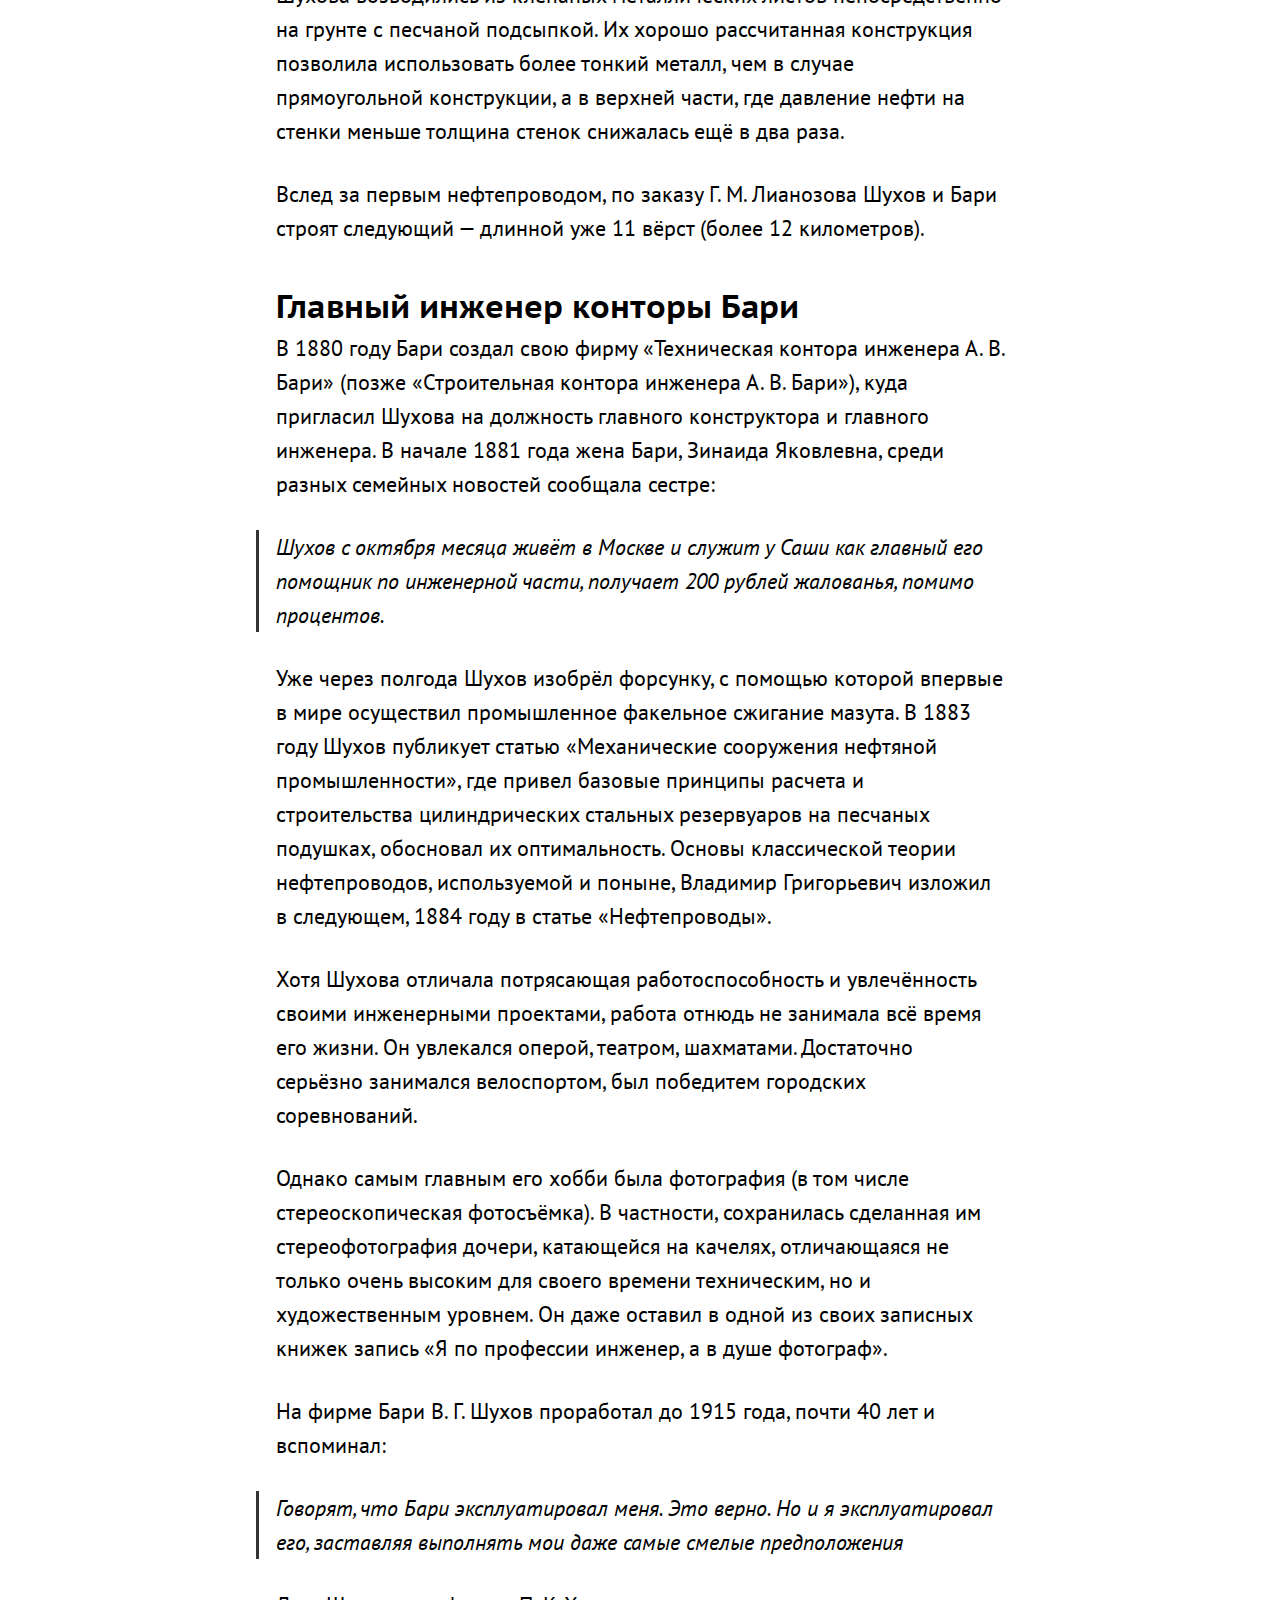
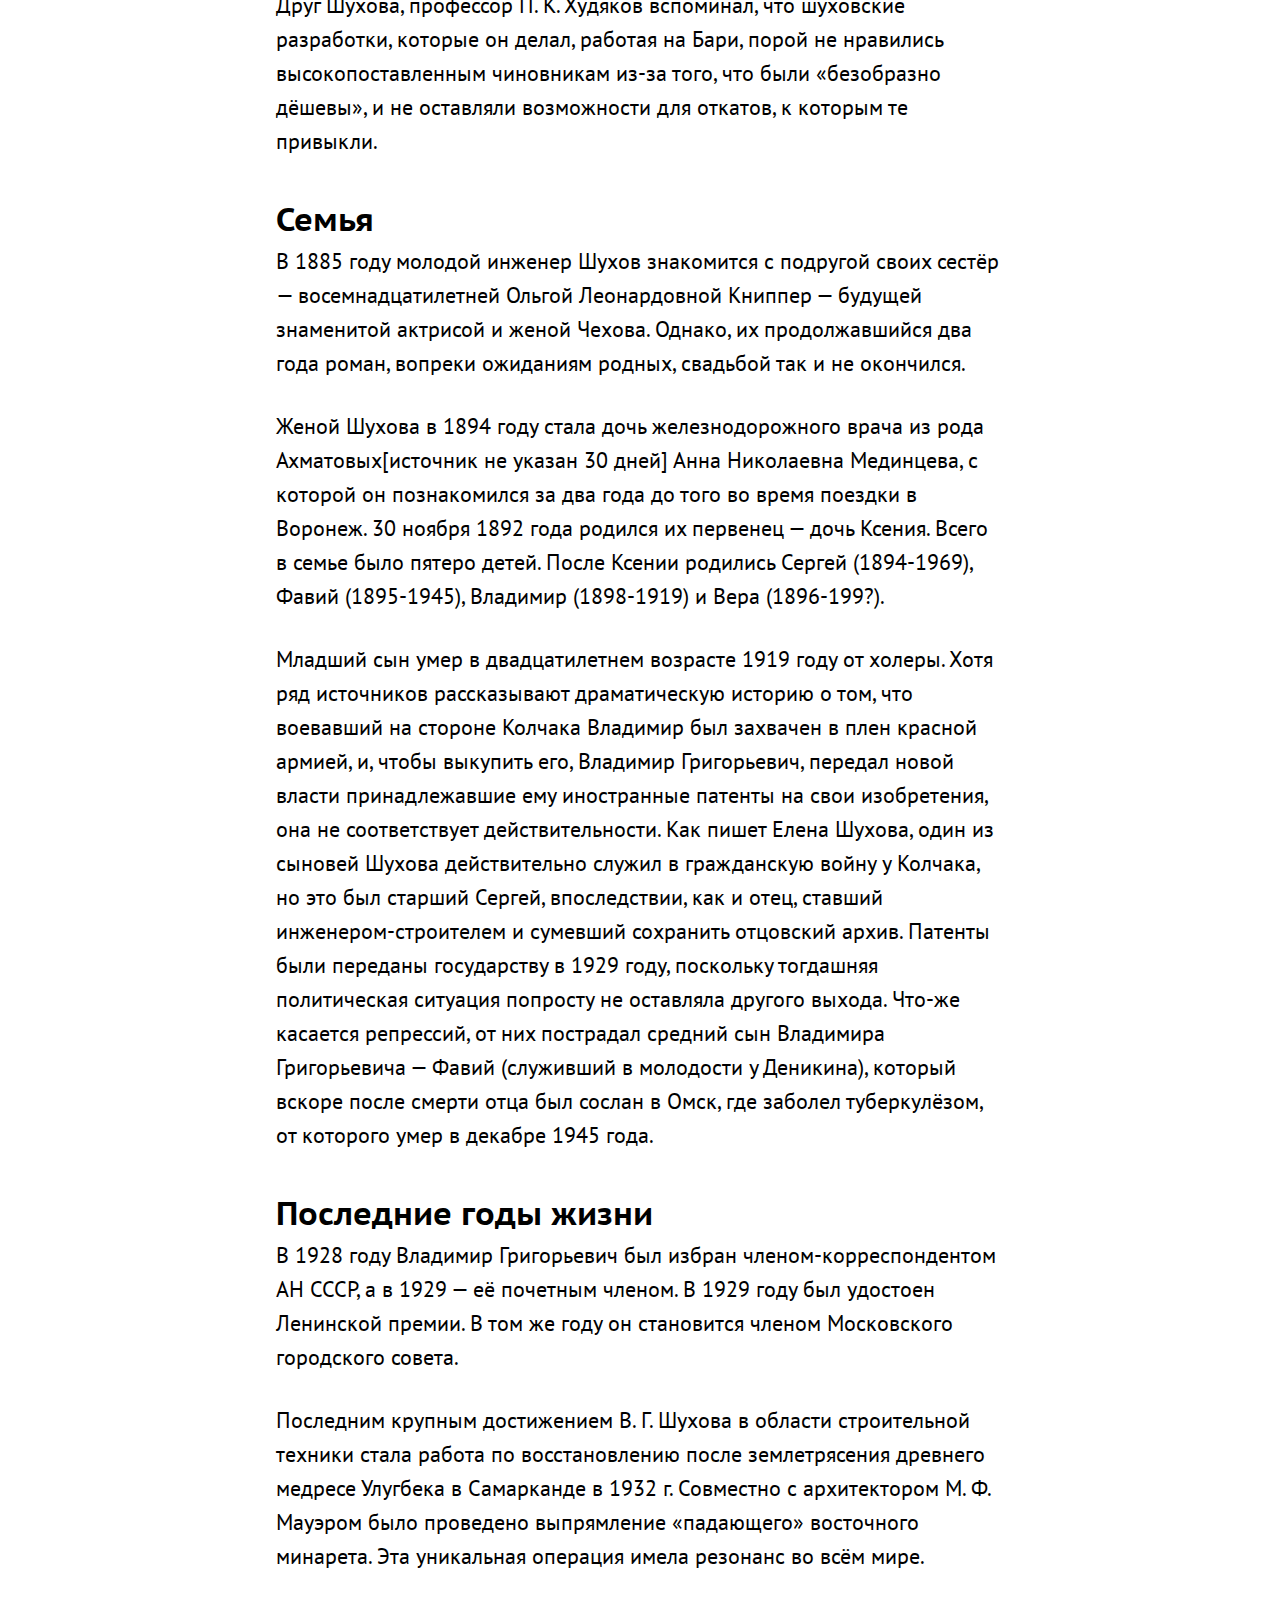
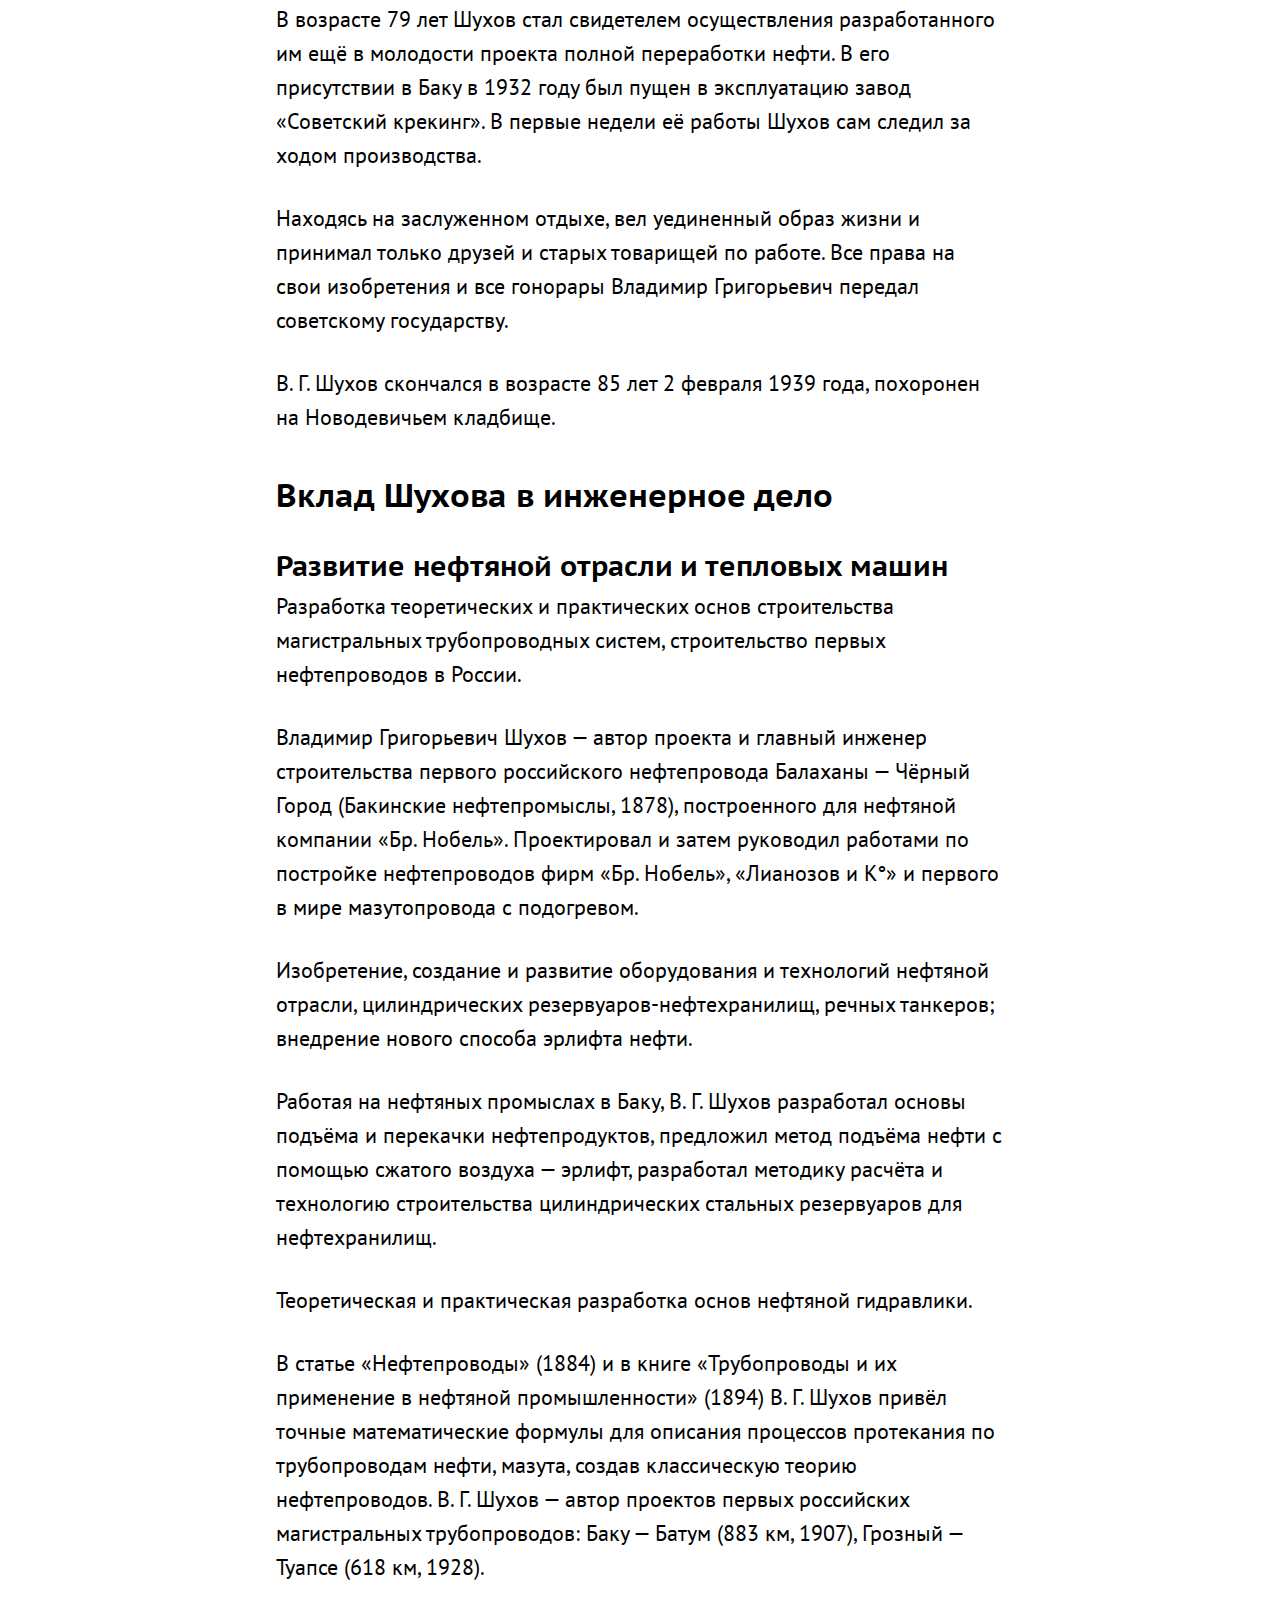
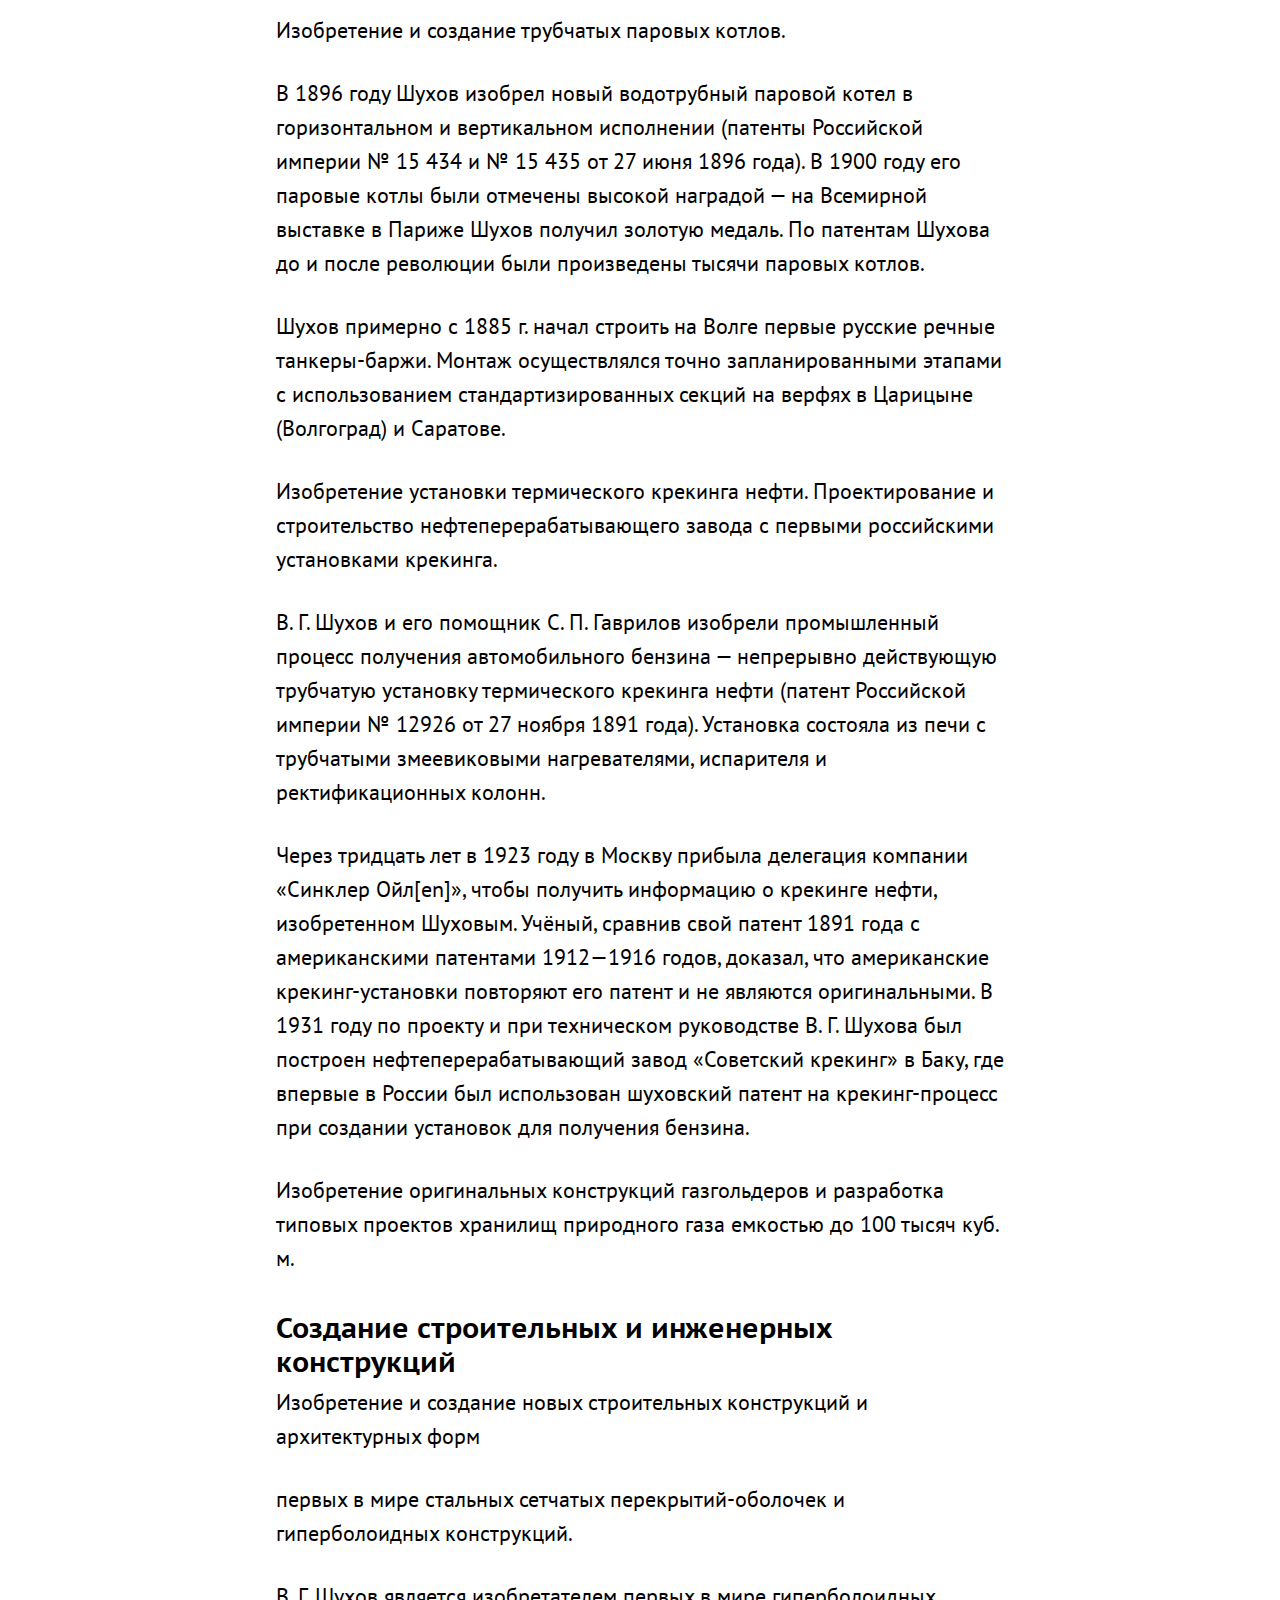
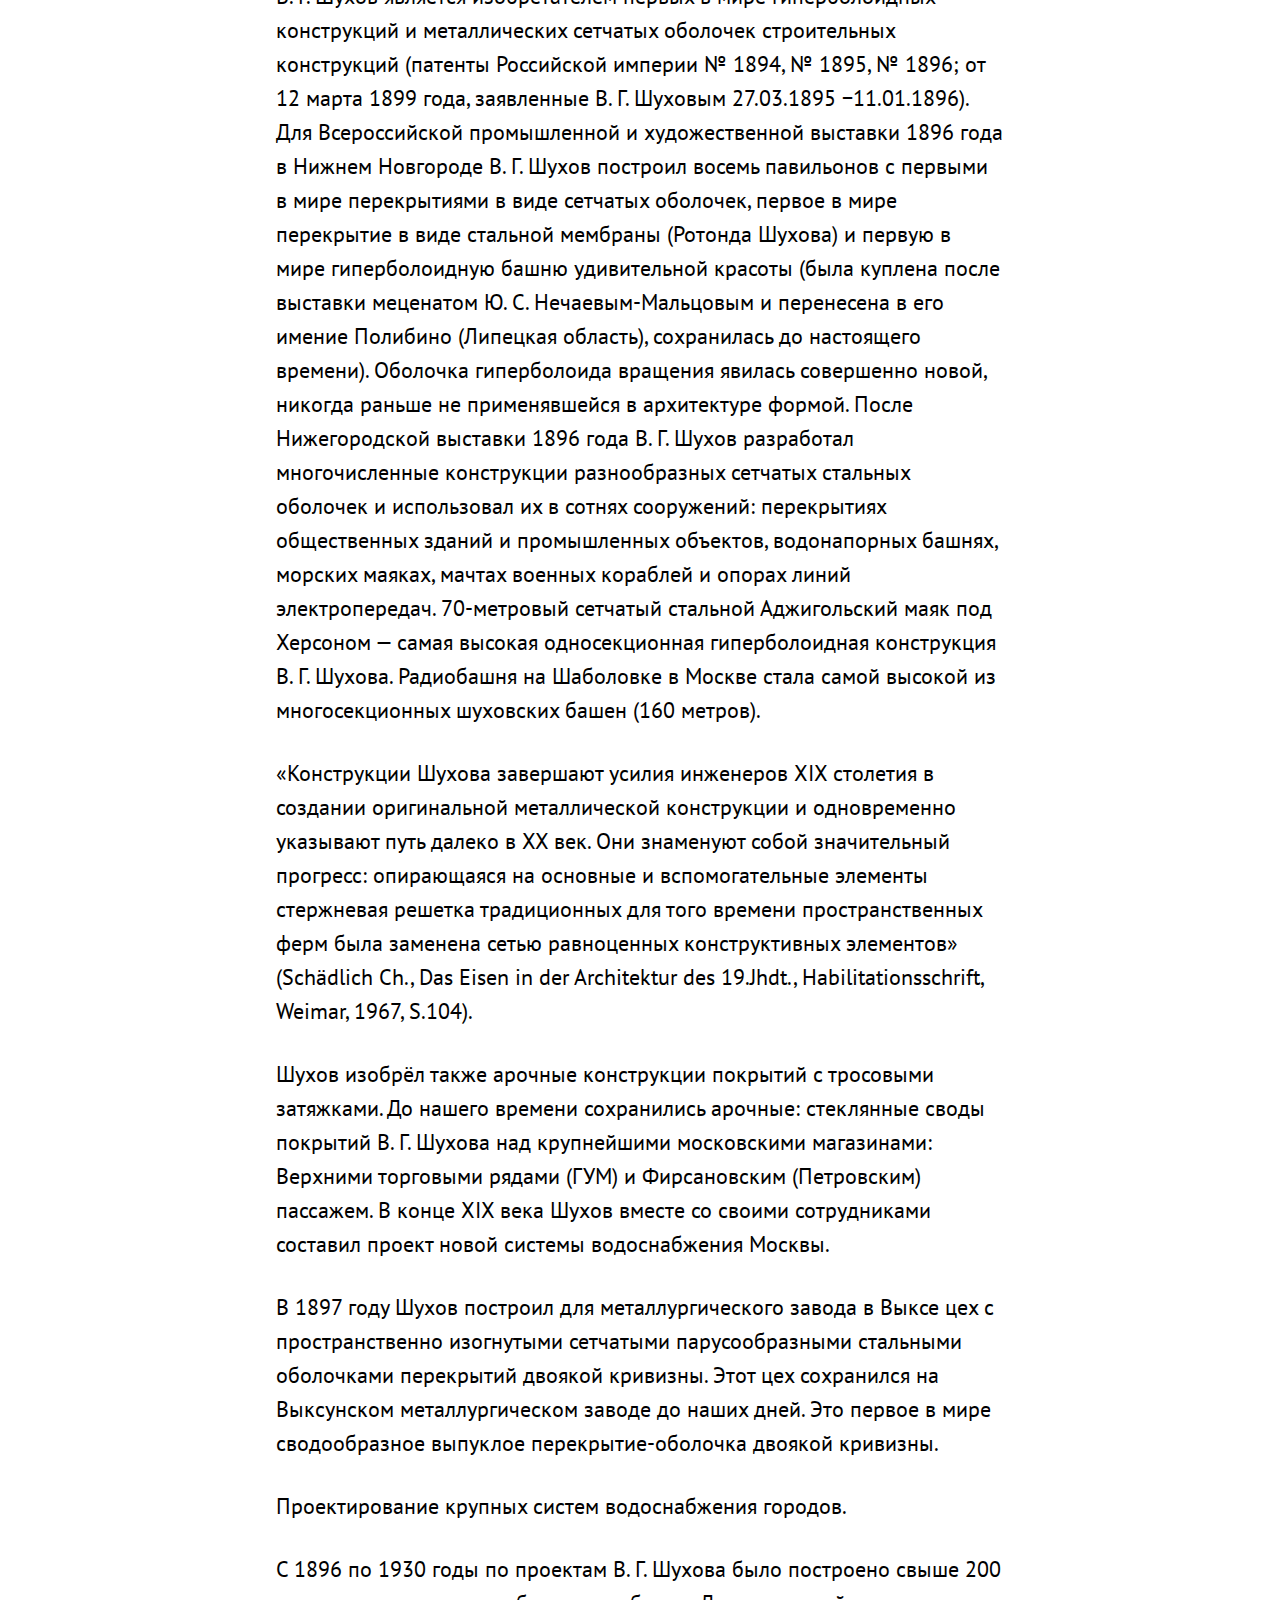
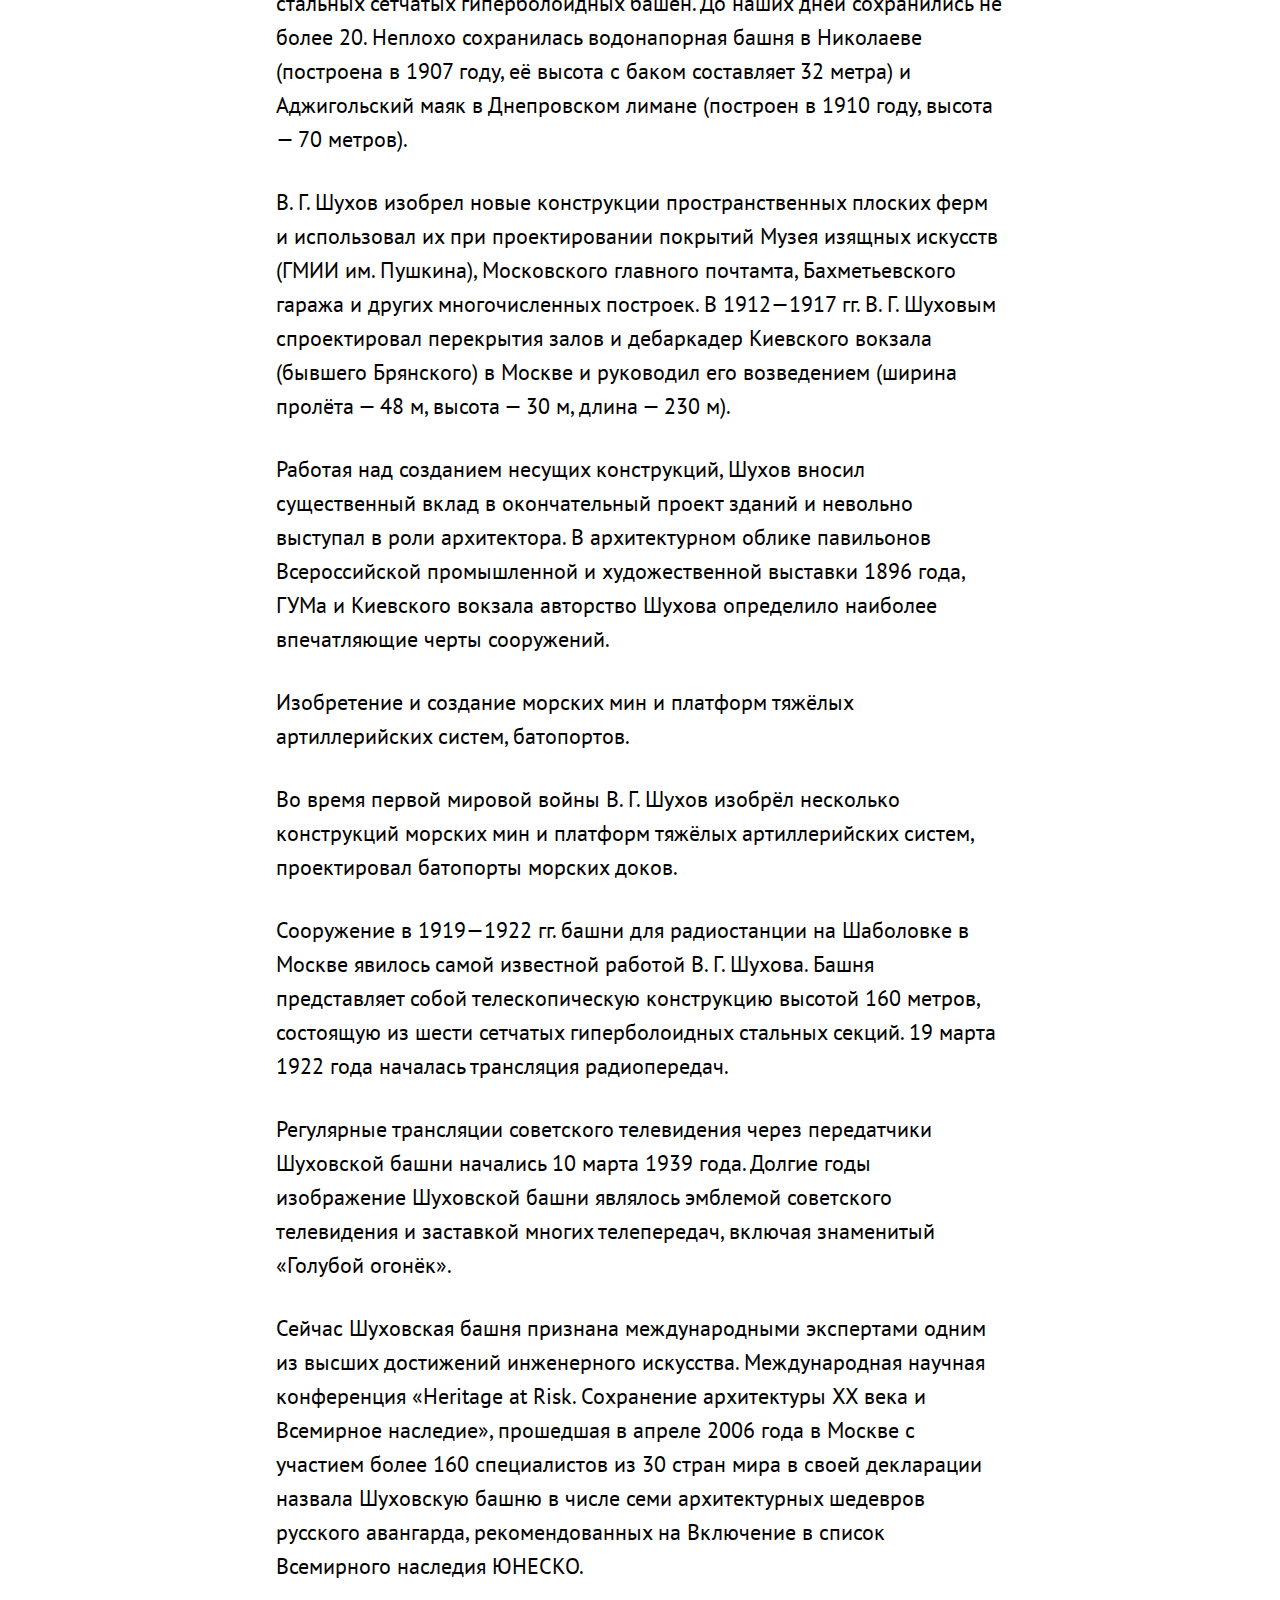
<file: danilating/shukhov.html>
<!DOCTYPE html>
<html>
  <head>
    <title>Владимир Григорьевич Шухов</title>

    <meta charset="utf-8">
    <meta name="viewport" content="width=device-width">

    <script src="javascripts/jquery-3.1.1.js" charset="utf-8"></script>
    <script src="javascripts/sidebar.js" charset="utf-8"></script>
    <script src="javascripts/gallery.js" charset="utf-8"></script>

    <link rel="stylesheet" href="stylesheets/style.css">
  </head>

  <body>
    <nav class="menubar">
      <a class="logo" href="#"></a>
      <a href="#">О проекте</a>
    </nav>

    <nav class="sidebar">
      <ul>
        <li>
          <a href="#s1">Биография</a>

          <ul>
            <li><a href="#s1s1">Родители, детство</a></li>
            <li><a href="#s1s2">Учёба</a></li>
            <li><a href="#s1s3">Начало самостоятельной работы</a></li>
          </ul>
        </li>
        <li>
          <a href="#s2">Главный инженер конторы Бари</a></li>
        <li>
          <a href="#s3">Семья</a></li>
        <li>
          <a href="#s4">Последние годы жизни</a>
        </li>
        <li>
          <a href="#s5">Вклад Шухова в инженерное дело</a>

          <ul>
            <li><a href="#s5s1">Развитие нефтяной отрасли и тепловых машин</a></li>
            <li><a href="#s5s2">Создание строительных и инженерных конструкций</a></li>
          </ul>
        </li>
        <li>
          <a href="#s6">Названы в честь Шухова и носят его имя</a>
        </li>
        <li>
          <a href="#s7">Память</a>
        </li>
        <li>
          <a href="#s8">Библиография</a>
        </li>
        <li>
          <a href="#s9">Изобретения В. Г. Шухова</a>
        </li>
      </ul>

    </nav>

    <article>
      <h1>Шухов, Владимир Григорьевич</h1>
      <p>Влади́мир Григо́рьевич Шу́хов (<a target="_blank" href="https://ru.wikipedia.org/wiki/1853">1853</a>—<a target="_blank" href="https://ru.wikipedia.org/wiki/1939">1939</a>) — русский, <a target="_blank" href="https://ru.wikipedia.org/wiki/%D0%A1%D0%BE%D0%B2%D0%B5%D1%82%D1%81%D0%BA%D0%B8%D0%B9">советский</a> <a target="_blank" href="https://ru.wikipedia.org/wiki/%D0%98%D0%BD%D0%B6%D0%B5%D0%BD%D0%B5%D1%80">инженер</a>, <a target="_blank" href="https://ru.wikipedia.org/wiki/%D0%90%D1%80%D1%85%D0%B8%D1%82%D0%B5%D0%BA%D1%82%D0%BE%D1%80">архитектор</a>, <a target="_blank" href="https://ru.wikipedia.org/wiki/%D0%98%D0%B7%D0%BE%D0%B1%D1%80%D0%B5%D1%82%D0%B0%D1%82%D0%B5%D0%BB%D1%8C">изобретатель</a>, <a target="_blank" href="https://ru.wikipedia.org/wiki/%D0%A3%D1%87%D1%91%D0%BD%D1%8B%D0%B9">учёный</a> член-корреспондент (1928) и почётный член (1929) <a target="_blank" href="https://ru.wikipedia.org/wiki/%D0%90%D0%BA%D0%B0%D0%B4%D0%B5%D0%BC%D0%B8%D1%8F_%D0%BD%D0%B0%D1%83%D0%BA_%D0%A1%D0%A1%D0%A1%D0%A0">Академии наук СССР</a>, лауреат <a target="_blank" href="https://ru.wikipedia.org/wiki/%D0%9B%D0%B0%D1%83%D1%80%D0%B5%D0%B0%D1%82%D1%8B_%D0%BF%D1%80%D0%B5%D0%BC%D0%B8%D0%B8_%D0%B8%D0%BC%D0%B5%D0%BD%D0%B8_%D0%92._%D0%98._%D0%9B%D0%B5%D0%BD%D0%B8%D0%BD%D0%B0">премии имени В. И. Ленина</a> (1929), <a target="_blank" href="https://ru.wikipedia.org/wiki/%D0%93%D0%B5%D1%80%D0%BE%D0%B9_%D0%A2%D1%80%D1%83%D0%B4%D0%B0">Герой Труда</a> (1932). Является автором проектов и техническим руководителем строительства <a target="_blank" href="https://ru.wikipedia.org/wiki/%D0%9F%D0%B5%D1%80%D0%B2%D1%8B%D0%B9_%D1%80%D0%BE%D1%81%D1%81%D0%B8%D0%B9%D1%81%D0%BA%D0%B8%D0%B9_%D0%BD%D0%B5%D1%84%D1%82%D0%B5%D0%BF%D1%80%D0%BE%D0%B2%D0%BE%D0%B4">первых российских нефтепроводов</a> (1878) и <a target="_blank" href="https://ru.wikipedia.org/wiki/%D0%9D%D0%B5%D1%84%D1%82%D0%B5%D0%BF%D0%B5%D1%80%D0%B5%D1%80%D0%B0%D0%B1%D0%B0%D1%82%D1%8B%D0%B2%D0%B0%D1%8E%D1%89%D0%B8%D0%B9_%D0%B7%D0%B0%D0%B2%D0%BE%D0%B4">нефтеперерабатывающего завода</a> с первыми российскими установками <a target="_blank" href="https://ru.wikipedia.org/wiki/%D0%9A%D1%80%D0%B5%D0%BA%D0%B8%D0%BD%D0%B3">крекинга нефти</a> (1931). Внёс выдающийся вклад в технологии <a target="_blank" href="https://ru.wikipedia.org/wiki/%D0%9D%D0%B5%D1%84%D1%82%D1%8C">нефтяной</a> промышленности и <a target="_blank" href="https://ru.wikipedia.org/wiki/%D0%9D%D0%B5%D1%84%D1%82%D0%B5%D0%BF%D1%80%D0%BE%D0%B2%D0%BE%D0%B4">трубопроводного транспорта</a>.</p>
      <p>В. Г. Шухов первым в мире применил для строительства зданий и башен <a target="_blank" href="https://ru.wikipedia.org/wiki/%D0%A1%D0%B5%D1%82%D1%87%D0%B0%D1%82%D0%B0%D1%8F_%D0%BE%D0%B1%D0%BE%D0%BB%D0%BE%D1%87%D0%BA%D0%B0_(%D0%B0%D1%80%D1%85%D0%B8%D1%82%D0%B5%D0%BA%D1%82%D1%83%D1%80%D0%B0)">стальные сетчатые оболочки</a>. Впоследствии архитекторы <a target="_blank" href="https://ru.wikipedia.org/wiki/%D0%A5%D0%B0%D0%B9-%D1%82%D0%B5%D0%BA_(%D1%81%D1%82%D0%B8%D0%BB%D1%8C)">хай-тека</a>, знаменитые <a target="_blank" href="https://ru.wikipedia.org/wiki/%D0%A4%D1%83%D0%BB%D0%BB%D0%B5%D1%80,_%D0%91%D0%B0%D0%BA%D0%BC%D0%B8%D0%BD%D1%81%D1%82%D0%B5%D1%80">Бакминстер Фуллер</a> и <a target="_blank" href="https://ru.wikipedia.org/wiki/%D0%A4%D0%BE%D1%81%D1%82%D0%B5%D1%80,_%D0%9D%D0%BE%D1%80%D0%BC%D0%B0%D0%BD">Норман Фостер</a>, — окончательно внедрили <a target="_blank" href="https://ru.wikipedia.org/wiki/%D0%A1%D0%B5%D1%82%D1%87%D0%B0%D1%82%D0%B0%D1%8F_%D0%BE%D0%B1%D0%BE%D0%BB%D0%BE%D1%87%D0%BA%D0%B0_(%D0%B0%D1%80%D1%85%D0%B8%D1%82%D0%B5%D0%BA%D1%82%D1%83%D1%80%D0%B0)">сетчатые оболочки</a> в современную практику строительства, и в <a target="_blank" href="https://ru.wikipedia.org/wiki/XXI_%D0%B2%D0%B5%D0%BA">XXI веке</a> оболочки стали одним из главных средств формообразования <a target="_blank" href="https://ru.wikipedia.org/wiki/%D0%90%D0%B2%D0%B0%D0%BD%D0%B3%D0%B0%D1%80%D0%B4_(%D0%B8%D1%81%D0%BA%D1%83%D1%81%D1%81%D1%82%D0%B2%D0%BE)">авангардных зданий</a> . Шухов ввёл в архитектуру форму однополостного <a target="_blank" href="https://ru.wikipedia.org/wiki/%D0%93%D0%B8%D0%BF%D0%B5%D1%80%D0%B1%D0%BE%D0%BB%D0%BE%D0%B8%D0%B4">гиперболоида</a> вращения, создав первые в мире <a target="_blank" href="https://ru.wikipedia.org/wiki/%D0%93%D0%B8%D0%BF%D0%B5%D1%80%D0%B1%D0%BE%D0%BB%D0%BE%D0%B8%D0%B4%D0%BD%D1%8B%D0%B5_%D0%BA%D0%BE%D0%BD%D1%81%D1%82%D1%80%D1%83%D0%BA%D1%86%D0%B8%D0%B8">гиперболоидные конструкции</a>.</p>

      <iframe width="auto" height="auto" src="https://www.youtube.com/embed/NMllaxuWp94?rel=0" frameborder="0" allowfullscreen></iframe>

      <h2 id="s1">Биография</h2>

      <h3 id="s1s1">Родители, детство</h3>
      <p>Владимир Григорьевич Шухов родился в г. Грайворон в небогатой дворянской семье. Впервые один из предков Шухова по отцовской линии получил титул от Петра I за храбрость, проявленную в Полтавском сражении, но это дворянство, по видимому, было личным. До наследственно дворянства дослужился дед Владимира Григорьевича, получивший его (согласно табели о рангах) вместе с обер-офицерским званием. Впрочем это титул успел унаследовать только младший из его сыновей — Григорий Петрович Шухов, родившийся в 1827 (по другим сведениям — 1824) году — отцом Владимира Григорьевича. Григорий Петрович окончил юридический факультет Харьковского университета и уже в 29 лет был произведён в титулярные советники. За заслуги в Крымской войне 1853—1856 гг. он получил бронзовую медаль на Владимирской ленте.</p>
      <p>Мать Владимира Григорьевича, Вера Капитоновна, урождённая Пожидаева, происходила из более знатной семьи курских помещиков, имение которых находилось в Щигровском уезде Курской губернии. Её отец, подпоручик Капитон Михайлович Пожидаев скончался в 1848 году, на балу, куда отправился, не вылечившись после тяжёлого ранения, полученного на Кавказской войне. По сохранившимся воспоминанием В. Г. Шухова, кроме ума и красоты, его мать отличалась тяжёлым, деспотичным характером, а уровень благосостояния, который мог обеспечить Григорий Петрович, не бравший взяток на службе, не соответствовал тому, к чему она привыкла в детстве. Родители Владимира Григорьевича обвенчались в 1851 году, в 1852 году родилась его старшая сестра Надежда, а в 1853 году Григорий петрович был назначен городничим в маленький уездный город Грайворон, до 1838 считавшемся слободой. Именно тут, 16 августа 1853 года и родился Владимир Григорьевич Шухов, о чём имеется запись в метрической книге Успенской церкви города Грайворона (хотя в ряде прижезненных источников, включая Энциклопедический словарь Брокгауза и Ефрона в качестве его года рождения указан 1854 год: и сам Шухов, и, в особенности, его мать, имели привычку путать даты).</p>
      <p>10 декабря 1853 года Г. П. Шухов сдаёт дела в Грайвороне и возвращается с семьёй в Курск. В 1856 году — под влиянием жены подаёт прошение о переводе в столицу, и Шуховы переезжают в Петербург. В начале 1860-х Григорий Петрович знакомится в Одессе, куда приехал в качестве инспектора, с Николаем Ивановичем Пироговым, и, во многом под его влиянием, переходит на службу из финансового ведомства в Ведомство учреждений императрицы Марии, занимавшшеся учебными, медицинскими и благотворительными заведениями. Однако на маленького Володю и его сестру эти перемещения родителей оказывают не сильное влияние — они воспитываются у бабушки, в Пожидаевке.</p>
      <p>Именно бабушка научила четырёхлетнего Володю Шухова читать. С детства будущий инженер проявляет тягу к конструированию, устраивает возле дома фонтан, строит на ручье маленькую действующую водяную мельницу… А в 1860 году оец берёт с собой детей в гости к академику астроному Карлу Христофоровичу Кнорре. Посещение обсерватории Кнорре произвело на мальчика сильное впечатление, именно с него началось серьёзное увлечении Володи естественными науками.</p>

      <h3 id="s1s2">Учёба</h3>
      <p>В 1863 году Владимир Шухов покидает Пожидаевку (которую вскоре пришлось продать) и приезжает в Петербург к родителям. Здесь он поступает в Пятую Санкт-Петербургскую гимназияю, где в то время преподавал выдающийся учёный и педагог К. Д. Краевич. Уже в гимназии проявились его способности к точным наукам, особенно к математике. В 13 лет, будучи гимназистом четвёртого класса, он нашёл собственное оригинальное доказательство теоремы Пифагора. Краевич похвалил гимназиста Шухова за оригинальное и краткое доказательство, но, со словами о том, что Пифагор жил более 2000 лет назад, и надо было, уважая предшественников, сначала изложить его доказательство, снизил оценку.</p>
      <p>По окончании гимназии, в 1871 году Шухов, по совету отца, поступил на инженерно-механическое отделение Императорского Московское техническое училище (ныне Московский государственный технический университет имени Н. Э. Баумана). ИМТУ в то время было передовым учебным заведением, в котором большое внимание уделялось математической подготовке и, при этом, студенты знакомились с практическим производством — обучались в мастерских: токарных (по дереву и металлу), слесарной, модельной, литейной, кузнечной и т. д. Математику в училище преподавал Алексей Васильевич Летников, теоретическую механику, ставший в 1872 году доцентом будущий «отец аэродинамики» Н. Е. Жуковский, а практическую механику (с того же года) — профессор Ф. Е. Орлов. Среди друзей и однокашников Шухова был и будущий профессор Пётр Кондратьевич Худяков (1858—1935), вундеркинд, поступивший на подготовительные курсы ИМТУ, когда ему ещё не было одиннадцати. Подобно другим студентам, Шухов старается поддерживать контакты с основателем петербургской математической школы академиком П. Ф. Чебышёвым. В последний год обучения студент Шухов зарегестрировал своё первое изобретение — паровую форсунку («прибор, производящий разбрызгивание мазута в топках, используя упругость водяных паров»). Такая форсунка не только стала впоследствии одной из «изюминок» паровых котлов «Конторы инженера Бари», но и, спустя 21 год, в 1897, украсила обложку книги Д. И. Менделеева «Основы фабрично-заводской промышленности». Талантливый студент был замечен преподавателями. В частности, после окончания в 1876 году (с отличием) училища ему было предложено место ассистента у Чебышева (от которого он отказался), а в составе научной делегации он был направлен для ознакомления с достижениями промышленности в США — на Всемирную выставку.</p>
      <p>Именно тогда, на Всемирной выставке Шухов познакомился с американским инженером русского происхождения Александром Вениаминович Бари. Он заведовал «металлическими работами» при строительстве павильонов готовящейся выставки (за что, впоследствии, получил Гран-При и золотую медаль), и, будучи хорошим знакомым Ф. Е. Орлова по Цюрихской политехнической школе, именно он принимал российскую делегацию в Америке. Бари оказывал россиянам помощь в знакомстве со страной и выставкой, помогал в закупке оборудования, инструментов и образцов изделий для мастерских технического училища, показывал участникам делегации металлургические заводы Питсбурга, строительство железных дорог и все новинки американской техники.</p>

      <h3 id="s1s3">Начало самостоятельной работы</h3>
      <p>Вернувшись из командировки в Соединенные Штаты, Шухов поступил на службу в управление Варшавско-Венской железной дороги на должность начальника чертёжного бюро где проектирует паровозные депо. В это время он стал вольнослушателем Военно-медицинской академии. Как потом говорил сам Владимир Григорьевич, два года изучения медицины дали ему бесценный опыт знакомства с самой совершенной «констукцией», которую создала природа — человеческим организмом. У Шухова начинаются проблемы со здоровьем (ему диагностируют начинающуюся чахотку), и врачи советуют ему перебраться в места с более тёплым климатом.</p>
      <p>Летом 1877 года А. В. Бари с семьей вернулся в Россию, где, воспользовавшись своими знакомствами с известными российскими инженерами, начал сотрудничество с Людвигом Нобелем. Вспомнив о Шухове он пригласил его в Баку, где тогда начиналось бурное развитие нефтяного дела.</p>
      <p>Здесь, по заказу братьев Нобель, Шухов и Бари строят первый в Российской Империи нефтепровод, соединяющий Балаханы и Чёрный город, заводской район Баку, где тогда перегоняли нефть. Владельцы гужевых повозок, перевозивших нефть, неоднократно поджигали и разрушали строящуюся магистраль — для охраны по всей её длине были поставлены караульные будки. Строительство было закончено и нефтепровод, имевший протяжённость 10 километров, ввели в строй в декабре 1848 года. Он позволял перекачивать при помощью парового насоса по трёхдюймовой трубе до 1280 тонн. За первый работы месяц по нему было перекачено 841 150 пудов нефти, и в течение года строительство полностью окупило себя. Здесь же Шухов разработал и построил первые в мире цилиндрические резервуары-нефтехранилища.</p>
      <p>До этого нефть чаще всего держали в прудах: земляных или каменных хранилищах под открытым небом, в Соединённых Штатах начали применять металлические прямоугольные резервуары (так-же зачастую открытые). Прямоугольные резервуары собирались из цельных листов и считались простыми в строительстве. Цилиндрические резервуары Шухова возводились из клёпаных металлических листов непосредственно на грунте с песчаной подсыпкой. Их хорошо рассчитанная конструкция позволила использовать более тонкий металл, чем в случае прямоугольной конструкции, а в верхней части, где давление нефти на стенки меньше толщина стенок снижалась ещё в два раза.</p>
      <p>Вслед за первым нефтепроводом, по заказу Г. М. Лианозова Шухов и Бари строят следующий — длинной уже 11 вёрст (более 12 километров).</p>

      <h2 id="s2">Главный инженер конторы Бари</h2>
      <p>В 1880 году Бари создал свою фирму «Техническая контора инженера А. В. Бари» (позже «Строительная контора инженера А. В. Бари»), куда пригласил Шухова на должность главного конструктора и главного инженера. В начале 1881 года жена Бари, Зинаида Яковлевна, среди разных семейных новостей сообщала сестре:</p>
      <p>
        <blockquote cite="http://">Шухов с октября месяца живёт в Москве и служит у Саши как главный его помощник по инженерной части, получает 200 рублей жалованья, помимо процентов.</blockquote>
      </p>
      <p>Уже через полгода Шухов изобрёл форсунку, с помощью которой впервые в мире осуществил промышленное факельное сжигание мазута. В 1883 году Шухов публикует статью «Механические сооружения нефтяной промышленности», где привел базовые принципы расчета и строительства цилиндрических стальных резервуаров на песчаных подушках, обосновал их оптимальность. Основы классической теории нефтепроводов, используемой и поныне, Владимир Григорьевич изложил в следующем, 1884 году в статье «Нефтепроводы».</p>
      <p>Хотя Шухова отличала потрясающая работоспособность и увлечённость своими инженерными проектами, работа отнюдь не занимала всё время его жизни. Он увлекался оперой, театром, шахматами. Достаточно серьёзно занимался велоспортом, был победитем городских соревнований.</p>
      <p>Однако самым главным его хобби была фотография (в том числе стереоскопическая фотосъёмка). В частности, сохранилась сделанная им стереофотография дочери, катающейся на качелях, отличающаяся не только очень высоким для своего времени техническим, но и художественным уровнем. Он даже оставил в одной из своих записных книжек запись «Я по профессии инженер, а в душе фотограф».</p>
      <p>На фирме Бари В. Г. Шухов проработал до 1915 года, почти 40 лет и вспоминал:</p>
      <p>
        <blockquote cite="http://">Говорят, что Бари эксплуатировал меня. Это верно. Но и я эксплуатировал его, заставляя выполнять мои даже самые смелые предположения</blockquote>
      </p>
      <p>Друг Шухова, профессор П. К. Худяков вспоминал, что шуховские разработки, которые он делал, работая на Бари, порой не нравились высокопоставленным чиновникам из-за того, что были «безобразно дёшевы», и не оставляли возможности для откатов, к которым те привыкли.</p>

      <h2 id="s3">Семья</h2>
      <p>В 1885 году молодой инженер Шухов знакомится с подругой своих сестёр — восемнадцатилетней Ольгой Леонардовной Книппер — будущей знаменитой актрисой и женой Чехова. Однако, их продолжавшийся два года роман, вопреки ожиданиям родных, свадьбой так и не окончился.</p>
      <p>Женой Шухова в 1894 году стала дочь железнодорожного врача из рода Ахматовых[источник не указан 30 дней] Анна Николаевна Мединцева, с которой он познакомился за два года до того во время поездки в Воронеж. 30 ноября 1892 года родился их первенец — дочь Ксения. Всего в семье было пятеро детей. После Ксении родились Сергей (1894-1969), Фавий (1895-1945), Владимир (1898-1919) и Вера (1896-199?).</p>
      <p>Младший сын умер в двадцатилетнем возрасте 1919 году от холеры. Хотя ряд источников рассказывают драматическую историю о том, что воевавший на стороне Колчака Владимир был захвачен в плен красной армией, и, чтобы выкупить его, Владимир Григорьевич, передал новой власти принадлежавшие ему иностранные патенты на свои изобретения, она не соответствует действительности. Как пишет Елена Шухова, один из сыновей Шухова действительно служил в гражданскую войну у Колчака, но это был старший Сергей, впоследствии, как и отец, ставший инженером-строителем и сумевший сохранить отцовский архив. Патенты были переданы государству в 1929 году, поскольку тогдашняя политическая ситуация попросту не оставляла другого выхода. Что-же касается репрессий, от них пострадал средний сын Владимира Григорьевича — Фавий (служивший в молодости у Деникина), который вскоре после смерти отца был сослан в Омск, где заболел туберкулёзом, от которого умер в декабре 1945 года.</p>

      <h2 id="s4">Последние годы жизни</h2>
      <p>В 1928 году Владимир Григорьевич был избран членом-корреспондентом АН СССР, а в 1929 — её почетным членом. В 1929 году был удостоен Ленинской премии. В том же году он становится членом Московского городского совета.</p>
      <p>Последним крупным достижением В. Г. Шухова в области строительной техники стала работа по восстановлению после землетрясения древнего медресе Улугбека в Самарканде в 1932 г. Совместно с архитектором М. Ф. Мауэром было проведено выпрямление «падающего» восточного минарета. Эта уникальная операция имела резонанс во всём мире.</p>
      <p>В возрасте 79 лет Шухов стал свидетелем осуществления разработанного им ещё в молодости проекта полной переработки нефти. В его присутствии в Баку в 1932 году был пущен в эксплуатацию завод «Советский крекинг». В первые недели её работы Шухов сам следил за ходом производства.</p>
      <p>Находясь на заслуженном отдыхе, вел уединенный образ жизни и принимал только друзей и старых товарищей по работе. Все права на свои изобретения и все гонорары Владимир Григорьевич передал советскому государству.</p>
      <p>В. Г. Шухов скончался в возрасте 85 лет 2 февраля 1939 года, похоронен на Новодевичьем кладбище.</p>

      <h2 id="s5">Вклад Шухова в инженерное дело</h2>

      <h3 id="s5s1">Развитие нефтяной отрасли и тепловых машин</h3>
      <p>Разработка теоретических и практических основ строительства магистральных трубопроводных систем, строительство первых нефтепроводов в России.</p>
      <p>Владимир Григорьевич Шухов — автор проекта и главный инженер строительства первого российского нефтепровода Балаханы — Чёрный Город (Бакинские нефтепромыслы, 1878), построенного для нефтяной компании «Бр. Нобель». Проектировал и затем руководил работами по постройке нефтепроводов фирм «Бр. Нобель», «Лианозов и К°» и первого в мире мазутопровода с подогревом.</p>
      <p>Изобретение, создание и развитие оборудования и технологий нефтяной отрасли, цилиндрических резервуаров-нефтехранилищ, речных танкеров; внедрение нового способа эрлифта нефти.</p>
      <p>Работая на нефтяных промыслах в Баку, В. Г. Шухов разработал основы подъёма и перекачки нефтепродуктов, предложил метод подъёма нефти с помощью сжатого воздуха — эрлифт, разработал методику расчёта и технологию строительства цилиндрических стальных резервуаров для нефтехранилищ.</p>
      <p>Теоретическая и практическая разработка основ нефтяной гидравлики.</p>
      <p>В статье «Нефтепроводы» (1884) и в книге «Трубопроводы и их применение в нефтяной промышленности» (1894) В. Г. Шухов привёл точные математические формулы для описания процессов протекания по трубопроводам нефти, мазута, создав классическую теорию нефтепроводов. В. Г. Шухов — автор проектов первых российских магистральных трубопроводов: Баку — Батум (883 км, 1907), Грозный — Туапсе (618 км, 1928).</p>
      <p>Изобретение и создание трубчатых паровых котлов.</p>
      <p>В 1896 году Шухов изобрел новый водотрубный паровой котел в горизонтальном и вертикальном исполнении (патенты Российской империи № 15 434 и № 15 435 от 27 июня 1896 года). В 1900 году его паровые котлы были отмечены высокой наградой — на Всемирной выставке в Париже Шухов получил золотую медаль. По патентам Шухова до и после революции были произведены тысячи паровых котлов.</p>
      <p>Шухов примерно с 1885 г. начал строить на Волге первые русские речные танкеры-баржи. Монтаж осуществлялся точно запланированными этапами с использованием стандартизированных секций на верфях в Царицыне (Волгоград) и Саратове.</p>
      <p>Изобретение установки термического крекинга нефти. Проектирование и строительство нефтеперерабатывающего завода с первыми российскими установками крекинга.</p>
      <p>В. Г. Шухов и его помощник С. П. Гаврилов изобрели промышленный процесс получения автомобильного бензина — непрерывно действующую трубчатую установку термического крекинга нефти (патент Российской империи № 12926 от 27 ноября 1891 года). Установка состояла из печи с трубчатыми змеевиковыми нагревателями, испарителя и ректификационных колонн.</p>
      <p>Через тридцать лет в 1923 году в Москву прибыла делегация компании «Синклер Ойл[en]», чтобы получить информацию о крекинге нефти, изобретенном Шуховым. Учёный, сравнив свой патент 1891 года с американскими патентами 1912—1916 годов, доказал, что американские крекинг-установки повторяют его патент и не являются оригинальными. В 1931 году по проекту и при техническом руководстве В. Г. Шухова был построен нефтеперерабатывающий завод «Советский крекинг» в Баку, где впервые в России был использован шуховский патент на крекинг-процесс при создании установок для получения бензина.</p>
      <p>Изобретение оригинальных конструкций газгольдеров и разработка типовых проектов хранилищ природного газа емкостью до 100 тысяч куб. м.</p>

      <h3 id="s5s2">Создание строительных и инженерных конструкций</h3>
      <p>Изобретение и создание новых строительных конструкций и архитектурных форм</p>
      <p>первых в мире стальных сетчатых перекрытий-оболочек и гиперболоидных конструкций.</p>
      <p>В. Г. Шухов является изобретателем первых в мире гиперболоидных конструкций и металлических сетчатых оболочек строительных конструкций (патенты Российской империи № 1894, № 1895, № 1896; от 12 марта 1899 года, заявленные В. Г. Шуховым 27.03.1895 −11.01.1896). Для Всероссийской промышленной и художественной выставки 1896 года в Нижнем Новгороде В. Г. Шухов построил восемь павильонов с первыми в мире перекрытиями в виде сетчатых оболочек, первое в мире перекрытие в виде стальной мембраны (Ротонда Шухова) и первую в мире гиперболоидную башню удивительной красоты (была куплена после выставки меценатом Ю. С. Нечаевым-Мальцовым и перенесена в его имение Полибино (Липецкая область), сохранилась до настоящего времени). Оболочка гиперболоида вращения явилась совершенно новой, никогда раньше не применявшейся в архитектуре формой. После Нижегородской выставки 1896 года В. Г. Шухов разработал многочисленные конструкции разнообразных сетчатых стальных оболочек и использовал их в сотнях сооружений: перекрытиях общественных зданий и промышленных объектов, водонапорных башнях, морских маяках, мачтах военных кораблей и опорах линий электропередач. 70-метровый сетчатый стальной Аджигольский маяк под Херсоном — самая высокая односекционная гиперболоидная конструкция В. Г. Шухова. Радиобашня на Шаболовке в Москве стала самой высокой из многосекционных шуховских башен (160 метров).</p>
      <p>«Конструкции Шухова завершают усилия инженеров XIX столетия в создании оригинальной металлической конструкции и одновременно указывают путь далеко в XX век. Они знаменуют собой значительный прогресс: опирающаяся на основные и вспомогательные элементы стержневая решетка традиционных для того времени пространственных ферм была заменена сетью равноценных конструктивных элементов» (Schädlich Ch., Das Eisen in der Architektur des 19.Jhdt., Habilitationsschrift, Weimar, 1967, S.104).</p>
      <p>Шухов изобрёл также арочные конструкции покрытий с тросовыми затяжками. До нашего времени сохранились арочные: стеклянные своды покрытий В. Г. Шухова над крупнейшими московскими магазинами: Верхними торговыми рядами (ГУМ) и Фирсановским (Петровским) пассажем. В конце XIX века Шухов вместе со своими сотрудниками составил проект новой системы водоснабжения Москвы.</p>
      <p>В 1897 году Шухов построил для металлургического завода в Выксе цех с пространственно изогнутыми сетчатыми парусообразными стальными оболочками перекрытий двоякой кривизны. Этот цех сохранился на Выксунском металлургическом заводе до наших дней. Это первое в мире сводообразное выпуклое перекрытие-оболочка двоякой кривизны.</p>
      <p>Проектирование крупных систем водоснабжения городов.</p>
      <p>С 1896 по 1930 годы по проектам В. Г. Шухова было построено свыше 200 стальных сетчатых гиперболоидных башен. До наших дней сохранились не более 20. Неплохо сохранилась водонапорная башня в Николаеве (построена в 1907 году, её высота с баком составляет 32 метра) и Аджигольский маяк в Днепровском лимане (построен в 1910 году, высота — 70 метров).</p>
      <p>В. Г. Шухов изобрел новые конструкции пространственных плоских ферм и использовал их при проектировании покрытий Музея изящных искусств (ГМИИ им. Пушкина), Московского главного почтамта, Бахметьевского гаража и других многочисленных построек. В 1912—1917 гг. В. Г. Шуховым спроектировал перекрытия залов и дебаркадер Киевского вокзала (бывшего Брянского) в Москве и руководил его возведением (ширина пролёта — 48 м, высота — 30 м, длина — 230 м).</p>
      <p>Работая над созданием несущих конструкций, Шухов вносил существенный вклад в окончательный проект зданий и невольно выступал в роли архитектора. В архитектурном облике павильонов Всероссийской промышленной и художественной выставки 1896 года, ГУМа и Киевского вокзала авторство Шухова определило наиболее впечатляющие черты сооружений.</p>
      <p>Изобретение и создание морских мин и платформ тяжёлых артиллерийских систем, батопортов.</p>
      <p>Во время первой мировой войны В. Г. Шухов изобрёл несколько конструкций морских мин и платформ тяжёлых артиллерийских систем, проектировал батопорты морских доков.</p>
      <p>Сооружение в 1919—1922 гг. башни для радиостанции на Шаболовке в Москве явилось самой известной работой В. Г. Шухова. Башня представляет собой телескопическую конструкцию высотой 160 метров, состоящую из шести сетчатых гиперболоидных стальных секций. 19 марта 1922 года началась трансляция радиопередач.</p>
      <p>Регулярные трансляции советского телевидения через передатчики Шуховской башни начались 10 марта 1939 года. Долгие годы изображение Шуховской башни являлось эмблемой советского телевидения и заставкой многих телепередач, включая знаменитый «Голубой огонёк».</p>
      <p>Сейчас Шуховская башня признана международными экспертами одним из высших достижений инженерного искусства. Международная научная конференция «Heritage at Risk. Сохранение архитектуры XX века и Всемирное наследие», прошедшая в апреле 2006 года в Москве с участием более 160 специалистов из 30 стран мира в своей декларации назвала Шуховскую башню в числе семи архитектурных шедевров русского авангарда, рекомендованных на Включение в список Всемирного наследия ЮНЕСКО.</p>
      <p>Развитие методов проектирования стальных конструкций и строительной механики.</p>
      <p>В 1927—1929 гг. В. Г. Шухов, принимая участие в реализации плана ГОЭЛРО, превзошёл эту башенную конструкцию, построив три пары сетчатых многоярусных гиперболоидных опор перехода через реку Оку ЛЭП НиГРЭС в районе города Дзержинска под Нижним Новгородом.</p>
      <p>Шуховские башни в Москве и на Оке являются уникальными памятниками архитектуры русского авангарда.</p>

      <h2 id="s6">Названы в честь Шухова и носят его имя</h2>
      <ul>
        <li>Гиперболоидные сетчатые башни, соответствующие патенту В. Г. Шухова, построенные в России и за рубежом.</li>
        <li>Белгородский государственный технологический университет имени В. Г. Шухова</li>
        <li>Улица Шухова в Москве (бывший Сиротский переулок). Переименован в 1963 году. На ней (улице) находится знаменитая Шуховская радиобашня.</li>
        <li>Улица в Туле</li>
        <li>Улица в Сызрани</li>
        <li>Улица в Старом Осколе</li>
        <li>Парк в городе Грайворон</li>
        <li>Школа в городе Грайворон</li>
        <li>Золотая медаль имени В. Г. Шухова, присуждаемая за высшие инженерные достижения</li>
        <li>Шуховская башня в Бухаре, Узбекистан</li>
        <li>Шуховская башня в Николаеве, Украина</li>
        <li>Аудитория имени Шухова в Московском Архитектурном Институте</li>
        <li>Улица Шухова башня в Волхове</li>
      </ul>

      <h2 id="s7">Память</h2>
      <ul>
        <li>2 декабря 2008 года в Москве на Тургеневской площади был открыт памятник Владимиру Шухову. Авторский коллектив, работавший над памятником, возглавлял Салават Щербаков. Шухов увековечен в бронзе, в полный рост с рулоном чертежей и в накинутом на плечи плаще. Вокруг памятника установлены бронзовые скамейки. Две из них — в форме расколотого бревна с лежащими на них тисками, молотками и другими столярными инструментами; ещё одна представляет собой конструкцию из колёс и зубчатых передач[48].</li>
        <li>На территории ЦНИИПСК им. Н. П. Мельникова установлен бюст Шухову.</li>
        <li>В 1963 году была выпущена почтовая марка СССР, посвященная Шухову.</li>
      </ul>
      <p>На доме по адресу: г. Москва пер. Кривоколенный д.11/13 стр.1 установлена памятная доска инженеру В. Г. Шухову, прожившему в этом доме не одно десятилетие.</p>

      <h2 id="s8">Библиография</h2>
      <ul>
        <li>Шухов В. Г. Механические сооружения нефтяной промышленности, «Инженер», том 3, кн. 13, № 1, стр. 500—507, кн. 14, № 1, стр. 525—533, Москва, 1883.</li>
        <li>Шухов В. Г. Нефтепроводы, «Вестник промышленности», № 7, стр. 69 — 86, Москва, 1884.</li>
        <li>Шухов В. Г. Насосы прямого действия и их компенсация, , 32 стр., «Бюл. Политехнического общества», № 8, приложение, Москва, 1893—1894.</li>
        <li>Шухов В. Г. Трубопроводы и их применение к нефтяной промышленности, , 37 стр., Изд. Политехнического общества, Москва, 1895.</li>
        <li>Шухов В. Г. Насосы прямого действия. Теоретические и практические данные для их расчета. 2-е изд. с дополнениями, , 51 стр., Изд. Политехнического общества, Москва, 1897.</li>
        <li>Шухов В. Г. Стропила. Изыскание рациональных типов прямолинейных стропильных ферм и теория арочных ферм, 120 стр., Изд. Политехнического общества, Москва, 1897.</li>
        <li>Шухов В. Г. Боевая мощь русского и японского флота во время войны 1904—1905 гг., в кн.: Худяков П. К. «Путь к Цусиме», стр. 30 — 39, Москва, 1907.</li>
        <li>Шухов В. Г. Заметка о патентах по перегонке и разложению нефти при повышенном давлении, «Нефтяное и сланцевое хозяйство», № 10, стр. 481—482, Москва, 1923.</li>
        <li>Шухов В. Г. Заметка о нефтепроводах, «Нефтяное и сланцевое хозяйство», том 6, № 2, стр. 308—313, Москва, 1924.</li>
        <li>Шухов В. Г. Избранные труды, том 1, «Строительная механика», 192 стр., под ред. А. Ю. Ишлинского, Академия наук СССР, Москва, 1977.</li>
        <li>Шухов В. Г. Избранные труды, том 2, «Гидротехника», 222 стр., под ред. А. Е. Шейндлина, Академия наук СССР, Москва, 1981.</li>
        <li>Шухов В. Г. Избранные труды, том 3, «Нефтепереработка. Теплотехника», 102 стр., под ред. А. Е. Шейндлина, Академия наук СССР, Москва, 1982.</li>
      </ul>

      <h2 id="s9">Изобретения В. Г. Шухова</h2>
      <ul>
        <li>1. Ряд ранних изобретений и технологий нефтяной промышленности, в частности, технологии строительства нефтепроводов и резервуаров, не оформлены привилегиями и описаны В. Г. Шуховым в работе «Механические сооружения нефтяной промышленности» (журнал «Инженер», том 3, кн. 13, № 1, стр. 500—507, кн. 14, № 1, стр. 525—533, Москва, 1883) и последующих работах о сооружениях и оборудовании нефтяной отрасли.</li>
        <li>2. Аппарат для непрерывной дробной перегонки нефти. Привилегия Российской Империи № 13200 от 31.12.1888 (соавтор Ф. А. Инчик).</li>
        <li>3. Эрлифт-насос. Привилегия Российской Империи № 11531 за 1889.</li>
        <li>4. Гидравлический дефлегматор для перегонки нефти и других жидкостей. Привилегия Российской Империи № 9783 от 25.09.1890 (соавтор Ф. А. Инчик).</li>
        <li>5. Крекинг-процесс (установка для перегонки нефти с разложением). Привилегия Российской Империи № 12926 от 27.11.1891 (соавтор С. П. Гаврилов).</li>
        <li>6. Трубчатый паровой котёл. Привилегия Российской Империи № 15434 от 27.06.1896.</li>
        <li>7. Вертикальный трубчатый котёл. Привилегия Российской Империи № 15435 от 27.06.1896.</li>
        <li>8. Сетчатые покрытия для зданий. Привилегия Российской Империи № 1894 от 12.03.1899. Кл. 37а, 7/14.</li>
        <li>9. Сетчатые сводообразные покрытия. Привилегия Российской Империи № 1895 от 12.03.1899. Кл. 37а, 7/08.</li>
        <li>10. Гиперболоидные конструкции (ажурная башня). Привилегия Российской Империи № 1896 от 12.03.1899. Кл. 37f,15/28.</li>
        <li>11. Водотрубный котёл. Привилегия Российской Империи № 23839 за 1913. Кл. 13а, 13.</li>
        <li>12. Водотрубный котёл. Патент СССР № 1097 за 1926. Кл. 13а,13.</li>
        <li>13. Водотрубный котёл. Патент СССР № 1596 за 1926. Кл. 13а, 7/10.</li>
        <li>14. Воздушный экономайзер. Патент СССР № 2520 за 1927. Кл. 24к,4.</li>
        <li>15. Устройство для выпуска жидкости из сосудов с меньшим давлением в среду с большим давлением. Патент СССР № 4902 за 1927. Кл. 12g,2/02.</li>
        <li>16. Подушка для уплотнительных приспособлений к поршням сухих газгольдеров. Авторское свидетельство СССР № 37656 за 1934. Кл. 4 с, 35.</li>
        <li>17. Приспособление для прижатия к стене резервуара уплотнительных колец для поршней сухих газгольдеров. Авторское свидетельство СССР № 39038 за 1938. Кл. 4 с,35</li>
      </ul>

    </article>

  </body>
</html>
</file>
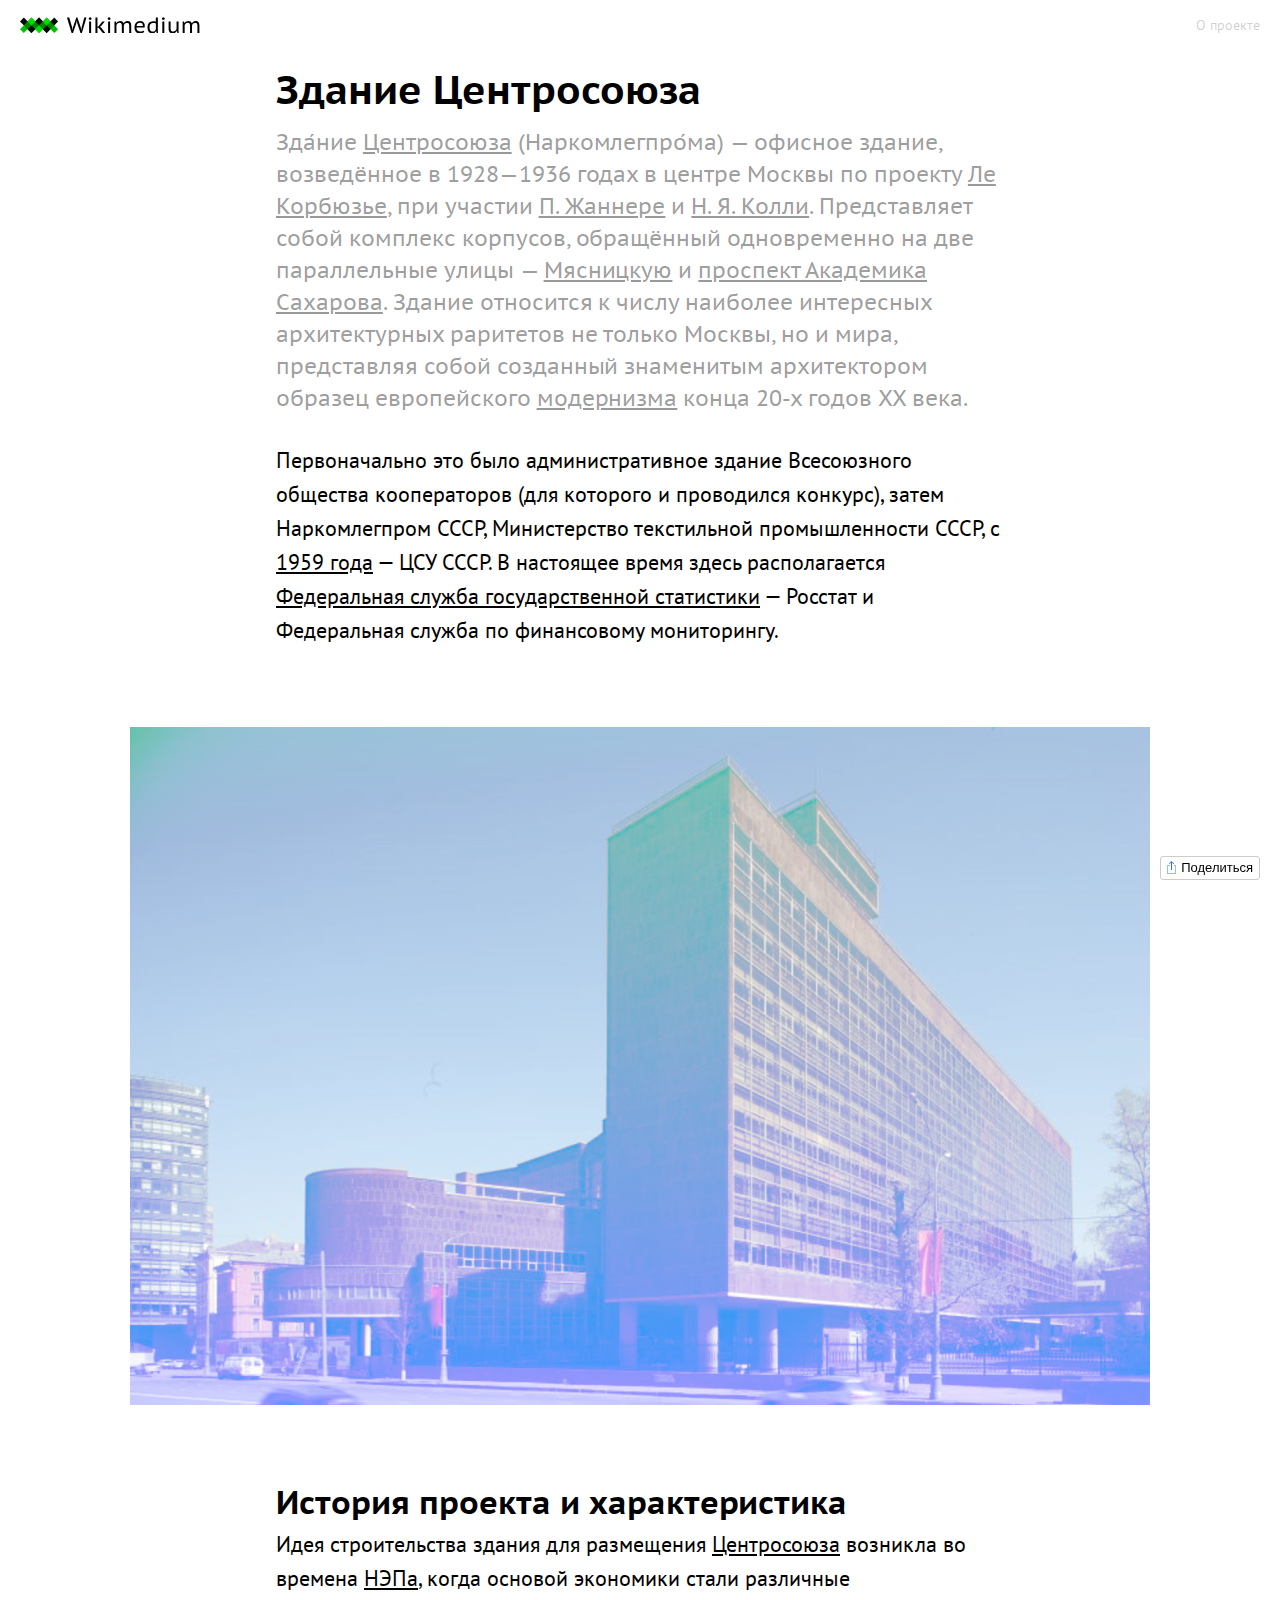
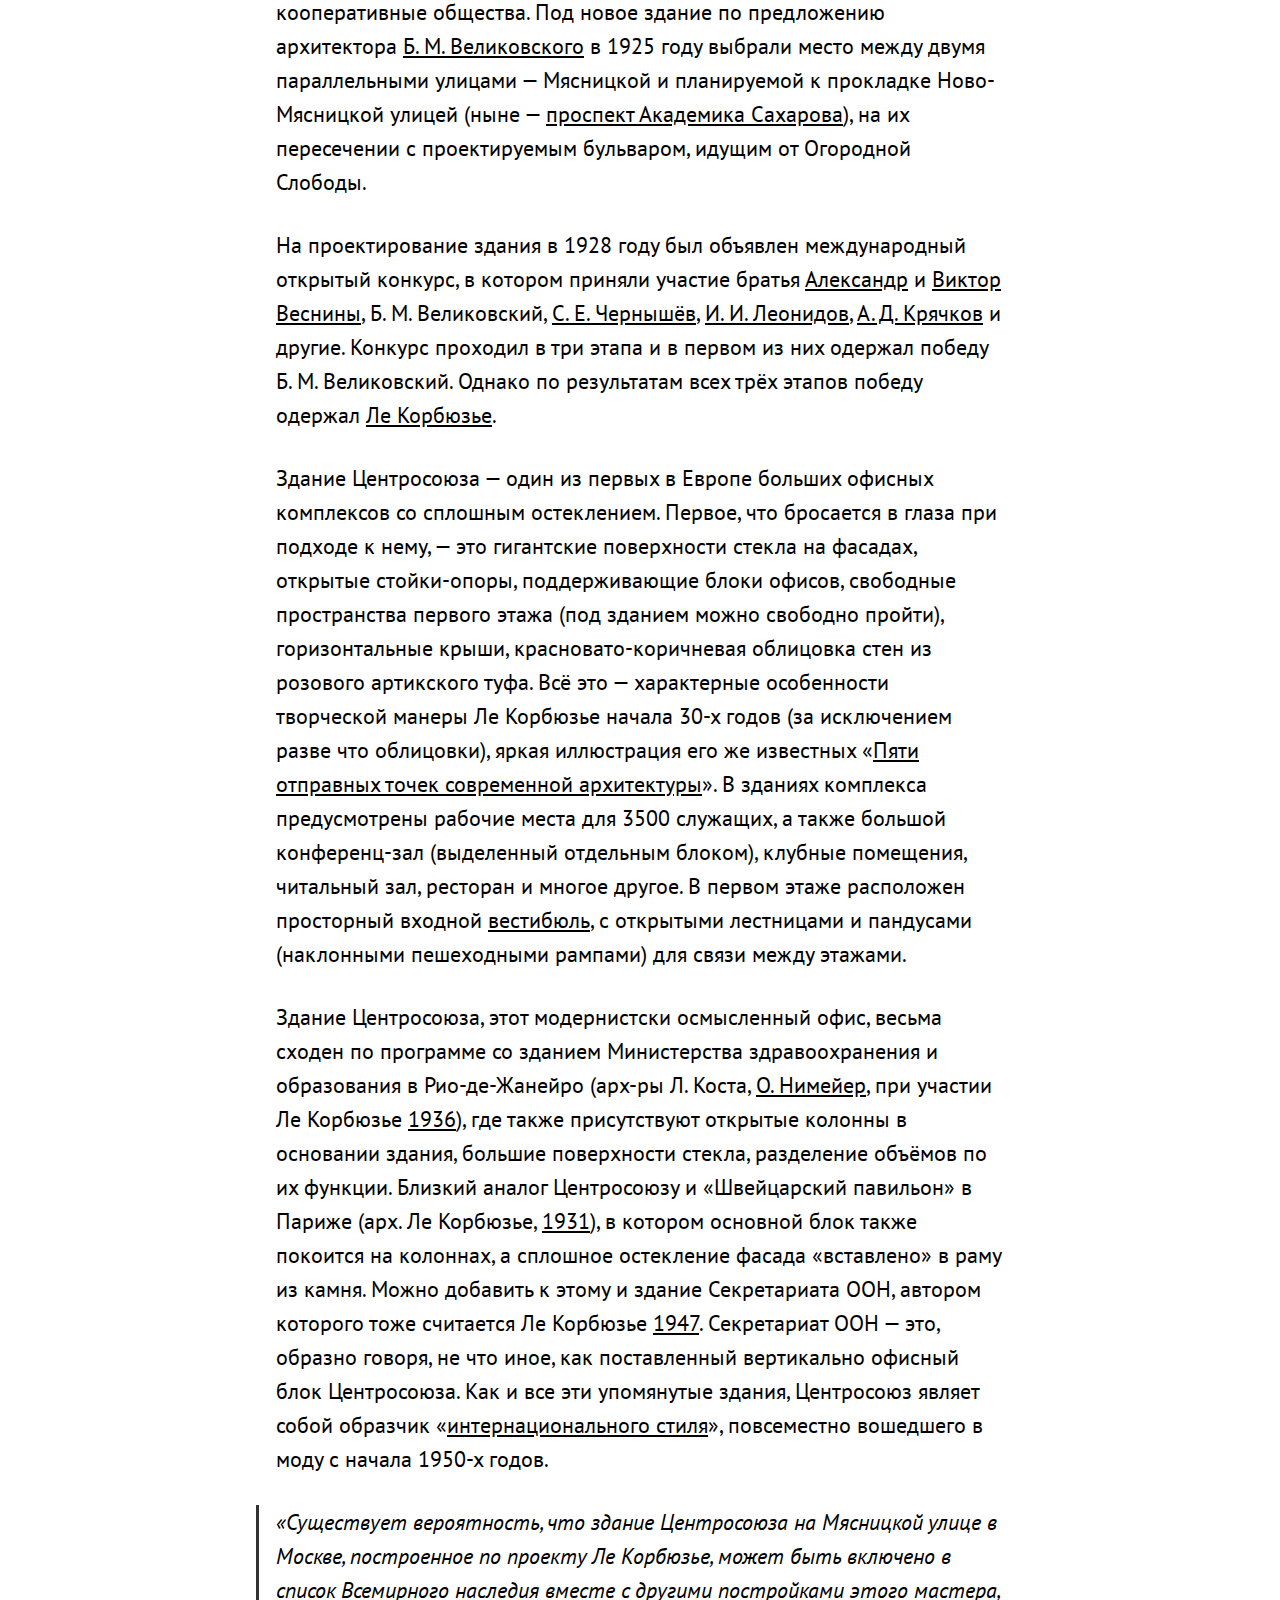
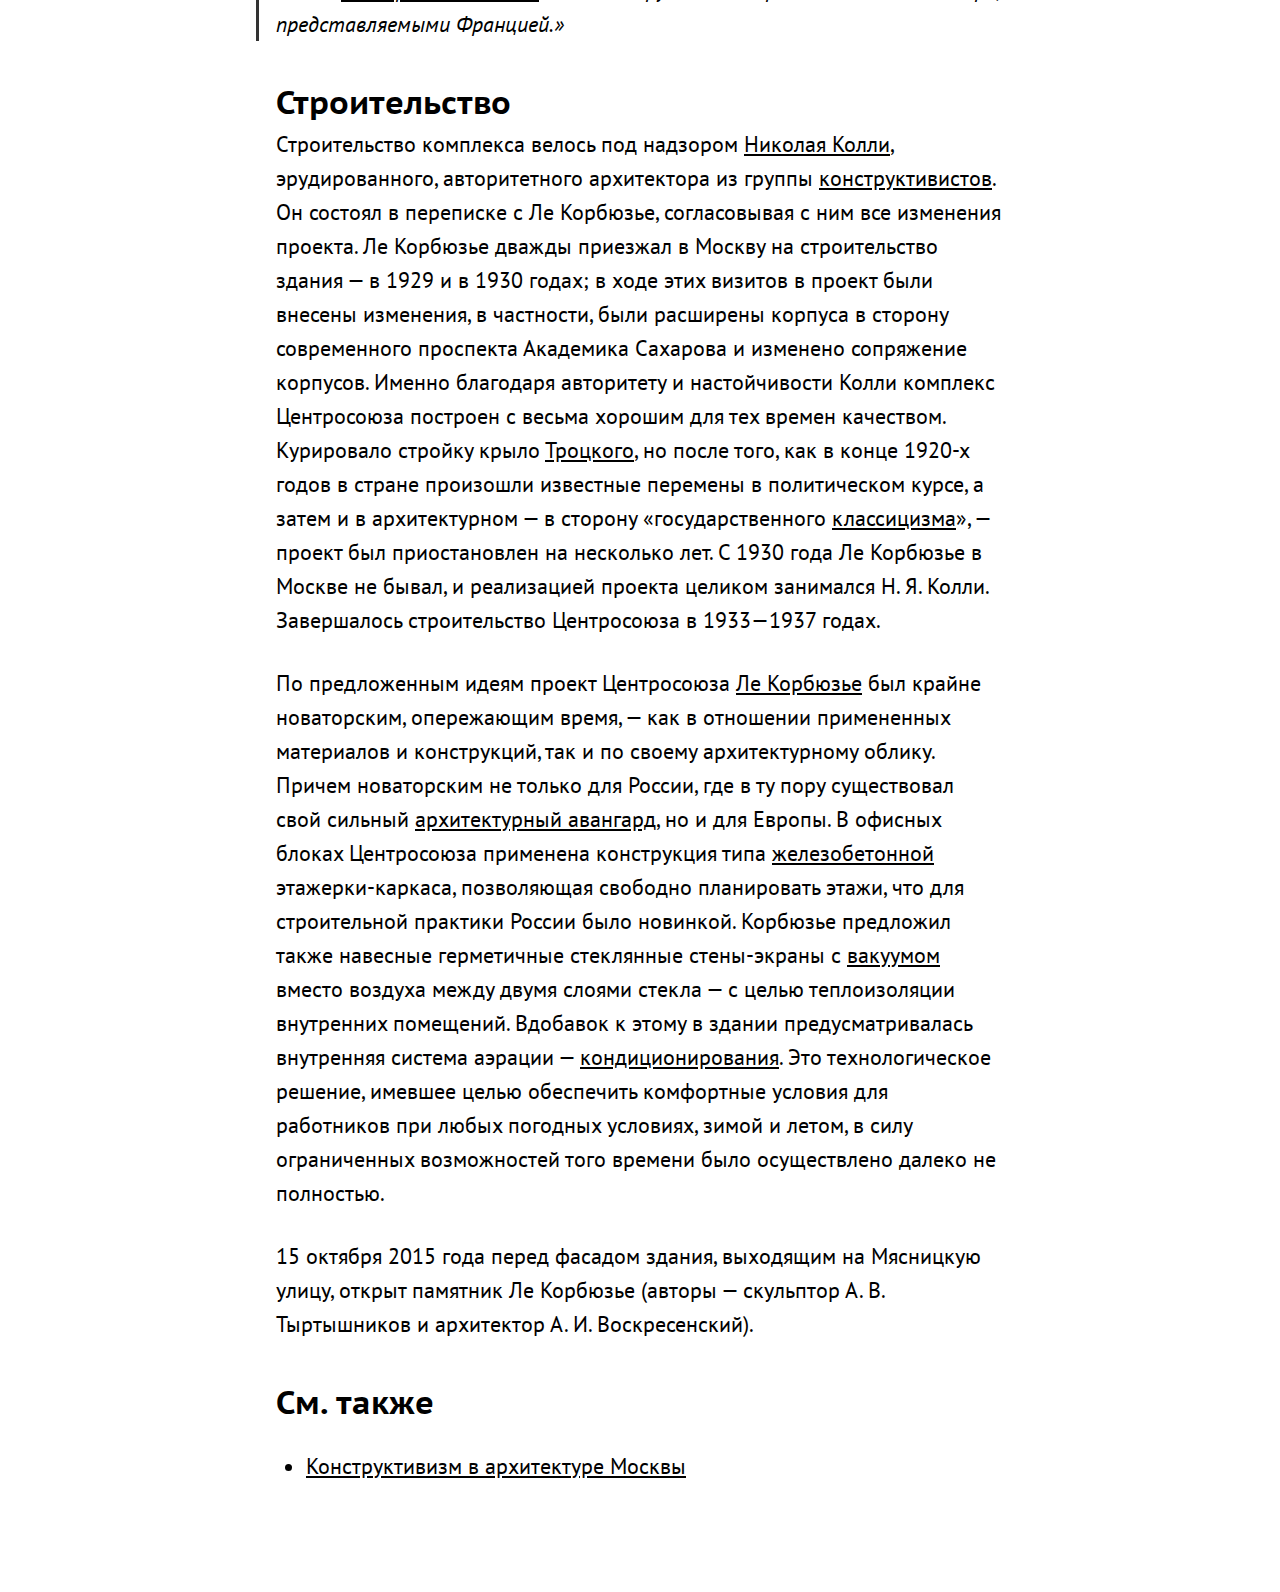
<file: danilating/posts/centrosouz.html>
<!DOCTYPE html>
<html>
  <head>
    <meta charset="utf-8">
    <title>Здание центросоюза - Wikimedium</title>

    <meta name="description" content="Статья из википедии, сверстанные студентами hse design and coding">
    <meta name="keywords" content="hack, exchange, html, css, javascripts, hse, design, 2020">

    <meta property="og:type" content="website">
    <meta property="og:url" content="http://wikimedium.hack.exchange/posts.html">
    <meta property="og:title" content="Wikimedium">
    <meta property="og:description" content="Здание центросоюза - статья из википедии, сверстанная студентами hse design and coding">
    <meta property="og:image" content="http://wikimedium.hack.exchange/images/posts/centrosouz.jpg">

    <link rel="stylesheet" href="../stylesheets/style.css">

    <link rel="icon" type="image/x-icon" href="../images/favicon.ico" />
    <link rel="icon" type="image/png" href="../images/favicon.png" />


    <script src="../javascripts/jquery-3.1.1.js" charset="utf-8"></script>
    <script src="../javascripts/sidebar.js" charset="utf-8"></script>
    <script src="../javascripts/social-likes.min.js"></script>
  </head>

  <body>

    <nav class="menubar">
      <div>
        <a class="logo" href="../posts.html"></a>
        <a class="about" href="../index.html">О проекте</a>
      </div>
    </nav>

    <nav class="sidebar">
      <ul>
        <li>
          <a href="#s1">Здание Центросоюза</a>
        </li>
        <li>
          <a href="#s2">История проекта и характеристика</a>
        </li>
        <li>
          <a href="#s3">Строительство</a>
        </li>
        <li>
          <a href="#s4">См. также</a>
        </li>
      </ul>
    </nav>

    <article>
      <h1 id="s1">Здание Центросоюза</h1>
      <p>Зда́ние <a target="_blank" href="https://ru.wikipedia.org/wiki/%D0%A6%D0%B5%D0%BD%D1%82%D1%80%D0%BE%D1%81%D0%BE%D1%8E%D0%B7">Центросоюза</a> (Наркомлегпро́ма) — офисное здание, возведённое в 1928—1936 годах в центре Москвы по проекту <a target="_blank" href="https://ru.wikipedia.org/wiki/%D0%9B%D0%B5_%D0%9A%D0%BE%D1%80%D0%B1%D1%8E%D0%B7%D1%8C%D0%B5">Ле Корбюзье</a>, при участии <a target="_blank" href="https://ru.wikipedia.org/wiki/%D0%96%D0%B0%D0%BD%D0%BD%D0%B5%D1%80%D0%B5,_%D0%9F%D1%8C%D0%B5%D1%80">П. Жаннере</a> и <a target="_blank" href="https://ru.wikipedia.org/wiki/%D0%9A%D0%BE%D0%BB%D0%BB%D0%B8,_%D0%9D%D0%B8%D0%BA%D0%BE%D0%BB%D0%B0%D0%B9_%D0%94%D0%B6%D0%B5%D0%BC%D1%81%D0%BE%D0%B2%D0%B8%D1%87">Н. Я. Колли</a>. Представляет собой комплекс корпусов, обращённый одновременно на две параллельные улицы — <a target="_blank" href="https://ru.wikipedia.org/wiki/%D0%9C%D1%8F%D1%81%D0%BD%D0%B8%D1%86%D0%BA%D0%B0%D1%8F_%D1%83%D0%BB%D0%B8%D1%86%D0%B0">Мясницкую</a> и <a target="_blank" href="https://ru.wikipedia.org/wiki/%D0%9F%D1%80%D0%BE%D1%81%D0%BF%D0%B5%D0%BA%D1%82_%D0%90%D0%BA%D0%B0%D0%B4%D0%B5%D0%BC%D0%B8%D0%BA%D0%B0_%D0%A1%D0%B0%D1%85%D0%B0%D1%80%D0%BE%D0%B2%D0%B0_(%D0%9C%D0%BE%D1%81%D0%BA%D0%B2%D0%B0)">проспект Академика Сахарова</a>. Здание относится к числу наиболее интересных архитектурных раритетов не только Москвы, но и мира, представляя собой созданный знаменитым архитектором образец европейского <a target="_blank" href="https://ru.wikipedia.org/wiki/%D0%90%D1%80%D1%85%D0%B8%D1%82%D0%B5%D0%BA%D1%82%D1%83%D1%80%D0%BD%D1%8B%D0%B9_%D0%BC%D0%BE%D0%B4%D0%B5%D1%80%D0%BD%D0%B8%D0%B7%D0%BC">модернизма</a> конца 20-х годов XX века.</p>
      <p>Первоначально это было административное здание Всесоюзного общества кооператоров (для которого и проводился конкурс), затем Наркомлегпром СССР, Министерство текстильной промышленности СССР, с <a target="_blank" href="https://ru.wikipedia.org/wiki/1959_%D0%B3%D0%BE%D0%B4">1959 года</a> — ЦСУ СССР. В настоящее время здесь располагается <a target="_blank" href="https://ru.wikipedia.org/wiki/%D0%A4%D0%B5%D0%B4%D0%B5%D1%80%D0%B0%D0%BB%D1%8C%D0%BD%D0%B0%D1%8F_%D1%81%D0%BB%D1%83%D0%B6%D0%B1%D0%B0_%D0%B3%D0%BE%D1%81%D1%83%D0%B4%D0%B0%D1%80%D1%81%D1%82%D0%B2%D0%B5%D0%BD%D0%BD%D0%BE%D0%B9_%D1%81%D1%82%D0%B0%D1%82%D0%B8%D1%81%D1%82%D0%B8%D0%BA%D0%B8">Федеральная служба государственной статистики</a> — Росстат и Федеральная служба по финансовому мониторингу.</p>

      <img src="../images/posts/centrosouz.jpg" alt="Здание Центросоюза" />

      <h2 id="s2">История проекта и характеристика</h2>
      <p>Идея строительства здания для размещения <a target="_blank" href="https://ru.wikipedia.org/wiki/%D0%A6%D0%B5%D0%BD%D1%82%D1%80%D0%BE%D1%81%D0%BE%D1%8E%D0%B7">Центросоюза</a> возникла во времена <a target="_blank" href="https://ru.wikipedia.org/wiki/%D0%9D%D0%BE%D0%B2%D0%B0%D1%8F_%D1%8D%D0%BA%D0%BE%D0%BD%D0%BE%D0%BC%D0%B8%D1%87%D0%B5%D1%81%D0%BA%D0%B0%D1%8F_%D0%BF%D0%BE%D0%BB%D0%B8%D1%82%D0%B8%D0%BA%D0%B0">НЭПа</a>, когда основой экономики стали различные кооперативные общества. Под новое здание по предложению архитектора <a target="_blank" href="https://ru.wikipedia.org/wiki/%D0%92%D0%B5%D0%BB%D0%B8%D0%BA%D0%BE%D0%B2%D1%81%D0%BA%D0%B8%D0%B9,_%D0%91%D0%BE%D1%80%D0%B8%D1%81_%D0%9C%D0%B8%D1%85%D0%B0%D0%B9%D0%BB%D0%BE%D0%B2%D0%B8%D1%87">Б. М. Великовского</a> в 1925 году выбрали место между двумя параллельными улицами — Мясницкой и планируемой к прокладке Ново-Мясницкой улицей (ныне — <a target="_blank" href="https://ru.wikipedia.org/wiki/%D0%9F%D1%80%D0%BE%D1%81%D0%BF%D0%B5%D0%BA%D1%82_%D0%90%D0%BA%D0%B0%D0%B4%D0%B5%D0%BC%D0%B8%D0%BA%D0%B0_%D0%A1%D0%B0%D1%85%D0%B0%D1%80%D0%BE%D0%B2%D0%B0_(%D0%9C%D0%BE%D1%81%D0%BA%D0%B2%D0%B0)">проспект Академика Сахарова</a>), на их пересечении с проектируемым бульваром, идущим от Огородной Слободы.</p>
      <p>На проектирование здания в 1928 году был объявлен международный открытый конкурс, в котором приняли участие братья <a target="_blank" href="https://ru.wikipedia.org/wiki/%D0%92%D0%B5%D1%81%D0%BD%D0%B8%D0%BD,_%D0%90%D0%BB%D0%B5%D0%BA%D1%81%D0%B0%D0%BD%D0%B4%D1%80_%D0%90%D0%BB%D0%B5%D0%BA%D1%81%D0%B0%D0%BD%D0%B4%D1%80%D0%BE%D0%B2%D0%B8%D1%87">Александр</a> и <a target="_blank" href="https://ru.wikipedia.org/wiki/%D0%92%D0%B5%D1%81%D0%BD%D0%B8%D0%BD,_%D0%92%D0%B8%D0%BA%D1%82%D0%BE%D1%80_%D0%90%D0%BB%D0%B5%D0%BA%D1%81%D0%B0%D0%BD%D0%B4%D1%80%D0%BE%D0%B2%D0%B8%D1%87">Виктор</a> <a target="_blank" href="https://ru.wikipedia.org/wiki/%D0%92%D0%B5%D1%81%D0%BD%D0%B8%D0%BD%D1%8B">Веснины</a>, Б. М. Великовский, <a target="_blank" href="https://ru.wikipedia.org/wiki/%D0%A7%D0%B5%D1%80%D0%BD%D1%8B%D1%88%D1%91%D0%B2,_%D0%A1%D0%B5%D1%80%D0%B3%D0%B5%D0%B9_%D0%95%D0%B3%D0%BE%D1%80%D0%BE%D0%B2%D0%B8%D1%87">С. Е. Чернышёв</a>, <a target="_blank" href="https://ru.wikipedia.org/wiki/%D0%9B%D0%B5%D0%BE%D0%BD%D0%B8%D0%B4%D0%BE%D0%B2,_%D0%98%D0%B2%D0%B0%D0%BD_%D0%98%D0%BB%D1%8C%D0%B8%D1%87">И. И. Леонидов</a>, <a target="_blank" href="https://ru.wikipedia.org/wiki/%D0%9A%D1%80%D1%8F%D1%87%D0%BA%D0%BE%D0%B2,_%D0%90%D0%BD%D0%B4%D1%80%D0%B5%D0%B9_%D0%94%D0%BC%D0%B8%D1%82%D1%80%D0%B8%D0%B5%D0%B2%D0%B8%D1%87">А. Д. Крячков</a> и другие. Конкурс проходил в три этапа и в первом из них одержал победу Б. М. Великовский. Однако по результатам всех трёх этапов победу одержал <a target="_blank" href="https://ru.wikipedia.org/wiki/%D0%9B%D0%B5_%D0%9A%D0%BE%D1%80%D0%B1%D1%8E%D0%B7%D1%8C%D0%B5">Ле Корбюзье</a>.</p>
      <p>Здание Центросоюза — один из первых в Европе больших офисных комплексов со сплошным остеклением. Первое, что бросается в глаза при подходе к нему, — это гигантские поверхности стекла на фасадах, открытые стойки-опоры, поддерживающие блоки офисов, свободные пространства первого этажа (под зданием можно свободно пройти), горизонтальные крыши, красновато-коричневая облицовка стен из розового артикского туфа. Всё это — характерные особенности творческой манеры Ле Корбюзье начала 30-х годов (за исключением разве что облицовки), яркая иллюстрация его же известных «<a target="_blank" href="https://ru.wikipedia.org/wiki/%D0%9F%D1%8F%D1%82%D1%8C_%D0%BE%D1%82%D0%BF%D1%80%D0%B0%D0%B2%D0%BD%D1%8B%D1%85_%D1%82%D0%BE%D1%87%D0%B5%D0%BA_%D1%81%D0%BE%D0%B2%D1%80%D0%B5%D0%BC%D0%B5%D0%BD%D0%BD%D0%BE%D0%B9_%D0%B0%D1%80%D1%85%D0%B8%D1%82%D0%B5%D0%BA%D1%82%D1%83%D1%80%D1%8B">Пяти отправных точек современной архитектуры</a>». В зданиях комплекса предусмотрены рабочие места для 3500 служащих, а также большой конференц-зал (выделенный отдельным блоком), клубные помещения, читальный зал, ресторан и многое другое. В первом этаже расположен просторный входной <a target="_blank" href="https://ru.wikipedia.org/wiki/%D0%92%D0%B5%D1%81%D1%82%D0%B8%D0%B1%D1%8E%D0%BB%D1%8C">вестибюль</a>, с открытыми лестницами и пандусами (наклонными пешеходными рампами) для связи между этажами.</p>
      <p>Здание Центросоюза, этот модернистски осмысленный офис, весьма сходен по программе со зданием Министерства здравоохранения и образования в Рио-де-Жанейро (арх-ры Л. Коста, <a target="_blank" href="https://ru.wikipedia.org/wiki/%D0%9D%D0%B8%D0%BC%D0%B5%D0%B9%D0%B5%D1%80,_%D0%9E%D1%81%D0%BA%D0%B0%D1%80">О. Нимейер</a>, при участии Ле Корбюзье <a target="_blank" href="https://ru.wikipedia.org/wiki/1936">1936</a>), где также присутствуют открытые колонны в основании здания, большие поверхности стекла, разделение объёмов по их функции. Близкий аналог Центросоюзу и «Швейцарский павильон» в Париже (арх. Ле Корбюзье, <a target="_blank" href="https://ru.wikipedia.org/wiki/1931">1931</a>), в котором основной блок также покоится на колоннах, а сплошное остекление фасада «вставлено» в раму из камня. Можно добавить к этому и здание Секретариата ООН, автором которого тоже считается Ле Корбюзье <a target="_blank" href="https://ru.wikipedia.org/wiki/1947">1947</a>. Секретариат ООН — это, образно говоря, не что иное, как поставленный вертикально офисный блок Центросоюза. Как и все эти упомянутые здания, Центросоюз являет собой образчик «<a target="_blank" href="https://ru.wikipedia.org/wiki/%D0%98%D0%BD%D1%82%D0%B5%D1%80%D0%BD%D0%B0%D1%86%D0%B8%D0%BE%D0%BD%D0%B0%D0%BB%D1%8C%D0%BD%D1%8B%D0%B9_%D1%81%D1%82%D0%B8%D0%BB%D1%8C">интернационального стиля</a>», повсеместно вошедшего в моду с начала 1950-х годов.</p>
      <blockquote cite="https://ru.wikipedia.org/wiki/%D0%97%D0%B4%D0%B0%D0%BD%D0%B8%D0%B5_%D0%A6%D0%B5%D0%BD%D1%82%D1%80%D0%BE%D1%81%D0%BE%D1%8E%D0%B7%D0%B0"> «Существует вероятность, что здание Центросоюза на Мясницкой улице в Москве, построенное по проекту Ле Корбюзье, может быть включено в список <a target="_blank" href="https://ru.wikipedia.org/wiki/%D0%92%D1%81%D0%B5%D0%BC%D0%B8%D1%80%D0%BD%D0%BE%D0%B5_%D0%BD%D0%B0%D1%81%D0%BB%D0%B5%D0%B4%D0%B8%D0%B5">Всемирного наследия</a> вместе с другими постройками этого мастера, представляемыми Францией.»</blockquote>

      <h2 id="s3">Строительство</h2>
      <p>Строительство комплекса велось под надзором <a target="_blank" href="https://ru.wikipedia.org/wiki/%D0%9A%D0%BE%D0%BB%D0%BB%D0%B8,_%D0%9D%D0%B8%D0%BA%D0%BE%D0%BB%D0%B0%D0%B9_%D0%AF%D0%BA%D0%BE%D0%B2%D0%BB%D0%B5%D0%B2%D0%B8%D1%87">Николая Колли</a>, эрудированного, авторитетного архитектора из группы <a target="_blank" href="https://ru.wikipedia.org/wiki/%D0%9A%D0%BE%D0%BD%D1%81%D1%82%D1%80%D1%83%D0%BA%D1%82%D0%B8%D0%B2%D0%B8%D0%B7%D0%BC_(%D0%B8%D1%81%D0%BA%D1%83%D1%81%D1%81%D1%82%D0%B2%D0%BE)">конструктивистов</a>. Он состоял в переписке с Ле Корбюзье, согласовывая с ним все изменения проекта. Ле Корбюзье дважды приезжал в Москву на строительство здания — в 1929 и в 1930 годах; в ходе этих визитов в проект были внесены изменения, в частности, были расширены корпуса в сторону современного проспекта Академика Сахарова и изменено сопряжение корпусов. Именно благодаря авторитету и настойчивости Колли комплекс Центросоюза построен с весьма хорошим для тех времен качеством. Курировало стройку крыло <a target="_blank" href="https://ru.wikipedia.org/wiki/%D0%A2%D1%80%D0%BE%D1%86%D0%BA%D0%B8%D0%B9,_%D0%9B%D0%B5%D0%B2">Троцкого</a>, но после того, как в конце 1920-х годов в стране произошли известные перемены в политическом курсе, а затем и в архитектурном — в сторону «государственного <a target="_blank" href="https://ru.wikipedia.org/wiki/%D0%9A%D0%BB%D0%B0%D1%81%D1%81%D0%B8%D1%86%D0%B8%D0%B7%D0%BC">классицизма</a>», — проект был приостановлен на несколько лет. С 1930 года Ле Корбюзье в Москве не бывал, и реализацией проекта целиком занимался Н. Я. Колли. Завершалось строительство Центросоюза в 1933—1937 годах.</p>
      <p>По предложенным идеям проект Центросоюза <a target="_blank" href="https://ru.wikipedia.org/wiki/%D0%9B%D0%B5_%D0%9A%D0%BE%D1%80%D0%B1%D1%8E%D0%B7%D1%8C%D0%B5">Ле Корбюзье</a> был крайне новаторским, опережающим время, — как в отношении примененных материалов и конструкций, так и по своему архитектурному облику. Причем новаторским не только для России, где в ту пору существовал свой сильный <a target="_blank" href="https://ru.wikipedia.org/wiki/%D0%9A%D0%BE%D0%BD%D1%81%D1%82%D1%80%D1%83%D0%BA%D1%82%D0%B8%D0%B2%D0%B8%D0%B7%D0%BC_(%D0%B8%D1%81%D0%BA%D1%83%D1%81%D1%81%D1%82%D0%B2%D0%BE)">архитектурный авангард</a>, но и для Европы. В офисных блоках Центросоюза применена конструкция типа <a target="_blank" href="https://ru.wikipedia.org/wiki/%D0%96%D0%B5%D0%BB%D0%B5%D0%B7%D0%BE%D0%B1%D0%B5%D1%82%D0%BE%D0%BD">железобетонной</a> этажерки-каркаса, позволяющая свободно планировать этажи, что для строительной практики России было новинкой. Корбюзье предложил также навесные герметичные стеклянные стены-экраны с <a target="_blank" href="https://ru.wikipedia.org/wiki/%D0%92%D0%B0%D0%BA%D1%83%D1%83%D0%BC">вакуумом</a> вместо воздуха между двумя слоями стекла — с целью теплоизоляции внутренних помещений. Вдобавок к этому в здании предусматривалась внутренняя система аэрации — <a target="_blank" href="https://ru.wikipedia.org/wiki/%D0%9A%D0%BE%D0%BD%D0%B4%D0%B8%D1%86%D0%B8%D0%BE%D0%BD%D0%B8%D1%80%D0%BE%D0%B2%D0%B0%D0%BD%D0%B8%D0%B5">кондиционирования</a>. Это технологическое решение, имевшее целью обеспечить комфортные условия для работников при любых погодных условиях, зимой и летом, в силу ограниченных возможностей того времени было осуществлено далеко не полностью.</p>
      <p>15 октября 2015 года перед фасадом здания, выходящим на Мясницкую улицу, открыт памятник Ле Корбюзье (авторы — скульптор А. В. Тыртышников и архитектор А. И. Воскресенский).</p>

      <h2 id="s4">См. также</h2>
      <ul>
        <li><a target="_blank" href="https://ru.wikipedia.org/wiki/%D0%9A%D0%BE%D0%BD%D1%81%D1%82%D1%80%D1%83%D0%BA%D1%82%D0%B8%D0%B2%D0%B8%D0%B7%D0%BC_%D0%B2_%D0%B0%D1%80%D1%85%D0%B8%D1%82%D0%B5%D0%BA%D1%82%D1%83%D1%80%D0%B5_%D0%9C%D0%BE%D1%81%D0%BA%D0%B2%D1%8B">Конструктивизм в архитектуре Москвы</a></li>
      </ul>
    <article>

    <footer class="share">
      <div class="social-likes social-likes_single" data-url="http//wikimedium.hack.exchange/posts/centrosouz.html" data-single-title="Поделиться">
        <div class="facebook" title="Поделиться ссылкой на Фейсбуке">Facebook</div>
        <div class="twitter" title="Поделиться ссылкой в Твиттере">Twitter</div>
        <div class="vkontakte" title="Поделиться ссылкой во Вконтакте">Вконтакте</div>
        <div class="plusone" title="Поделиться ссылкой в Гугл-плюсе">Google+</div>
      </div>
    </footer>

  </body>
</html>
</file>
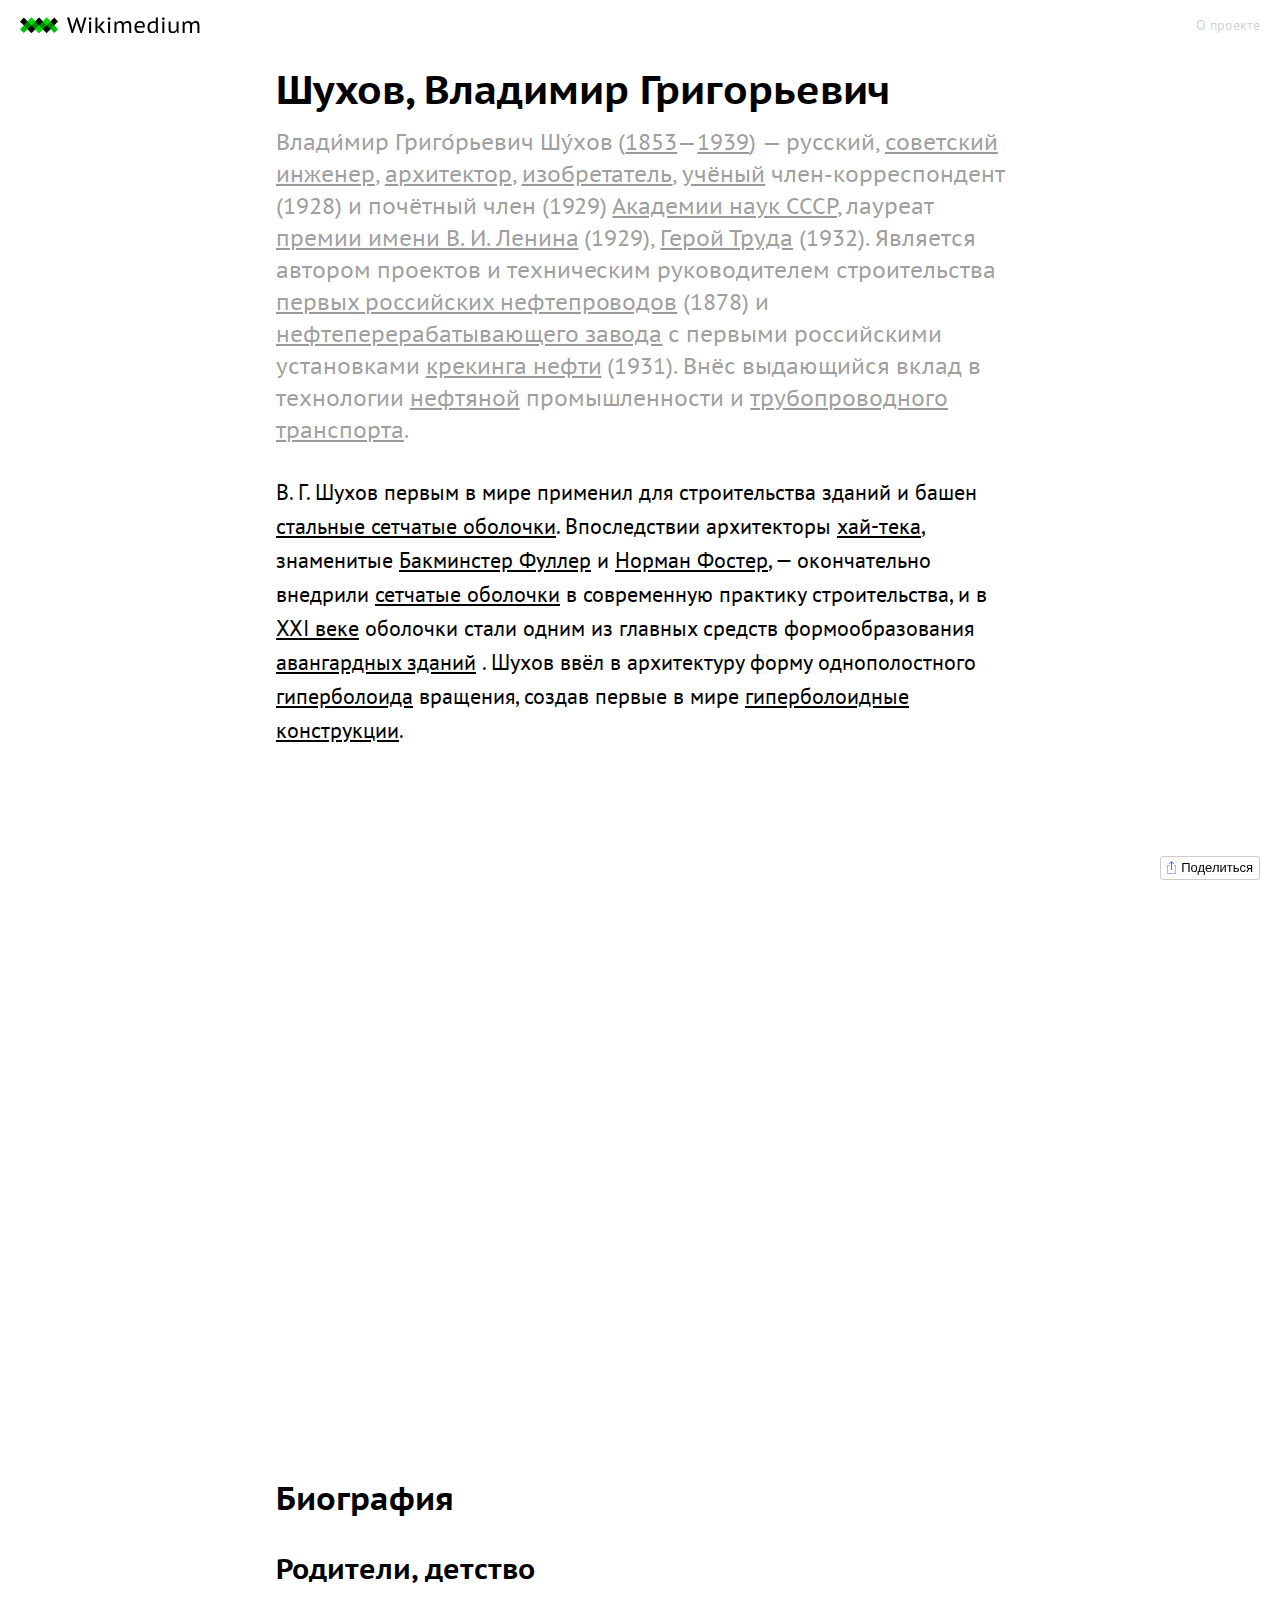
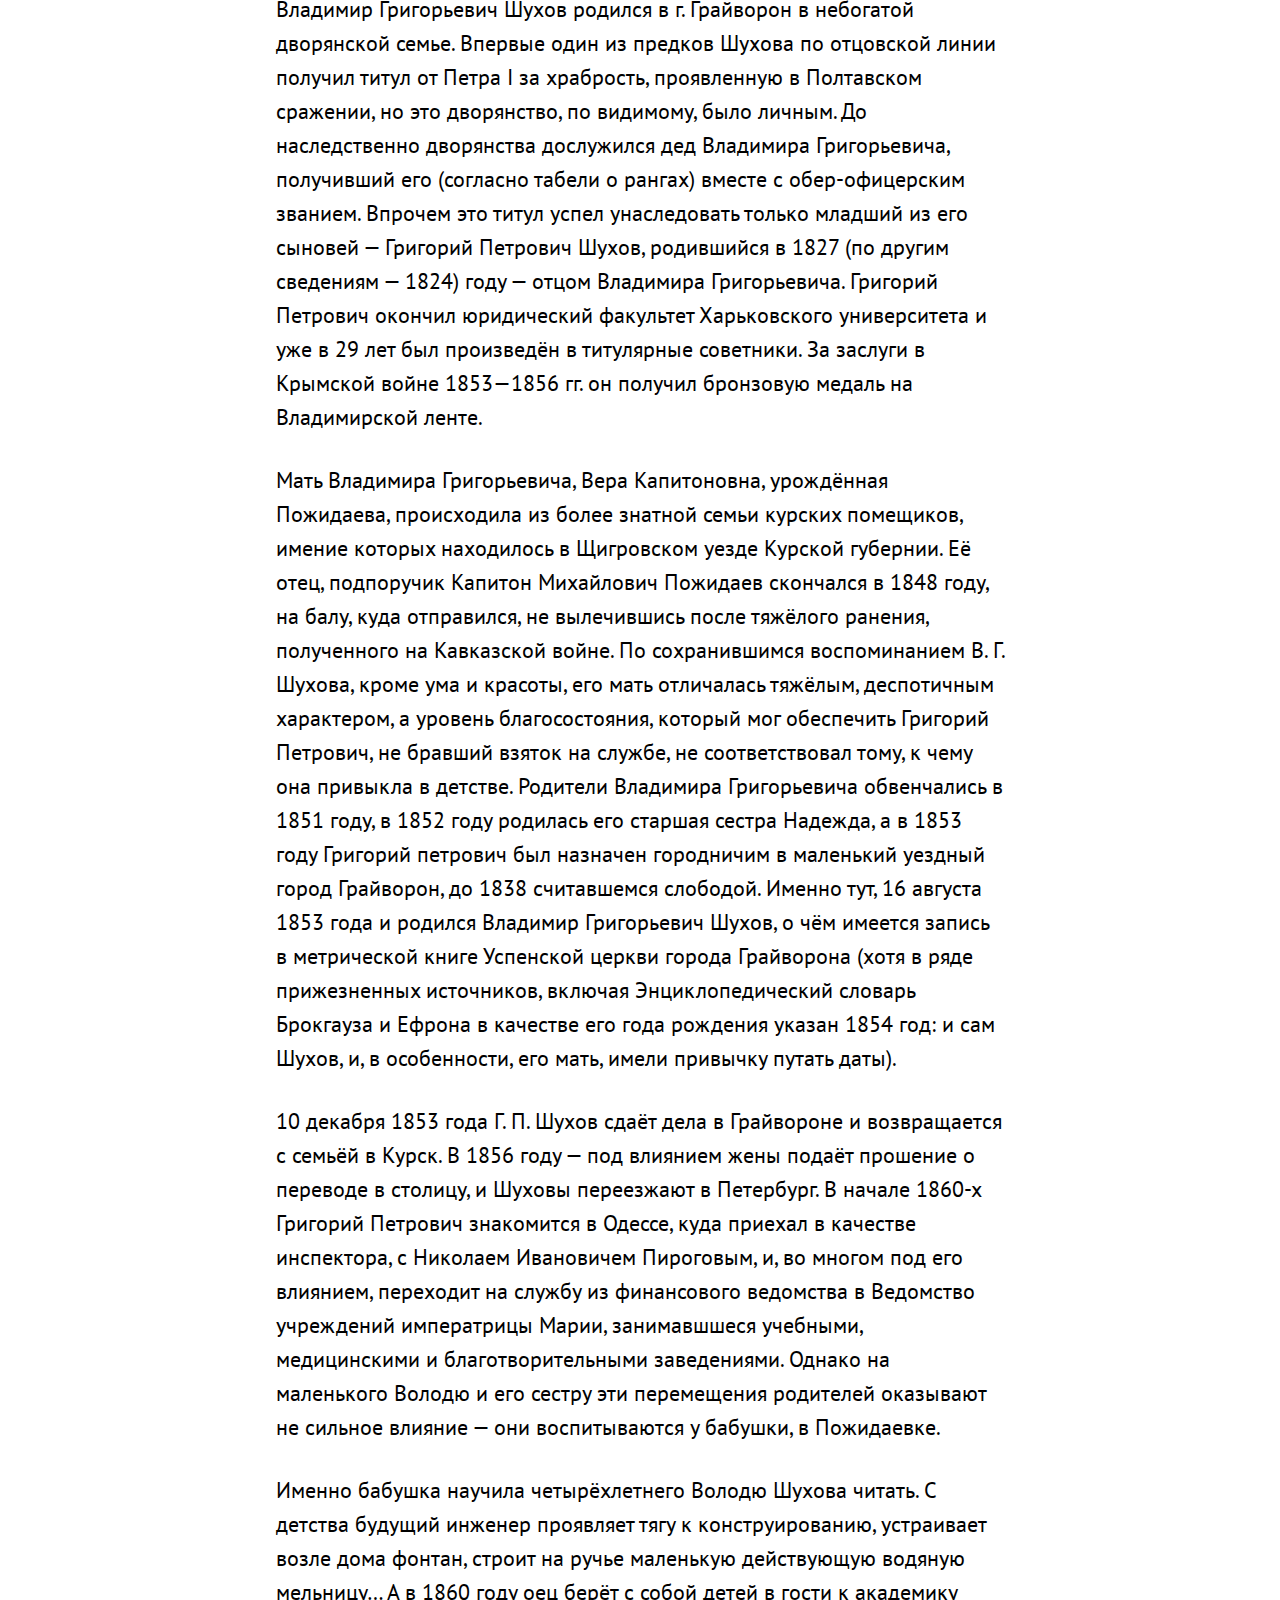
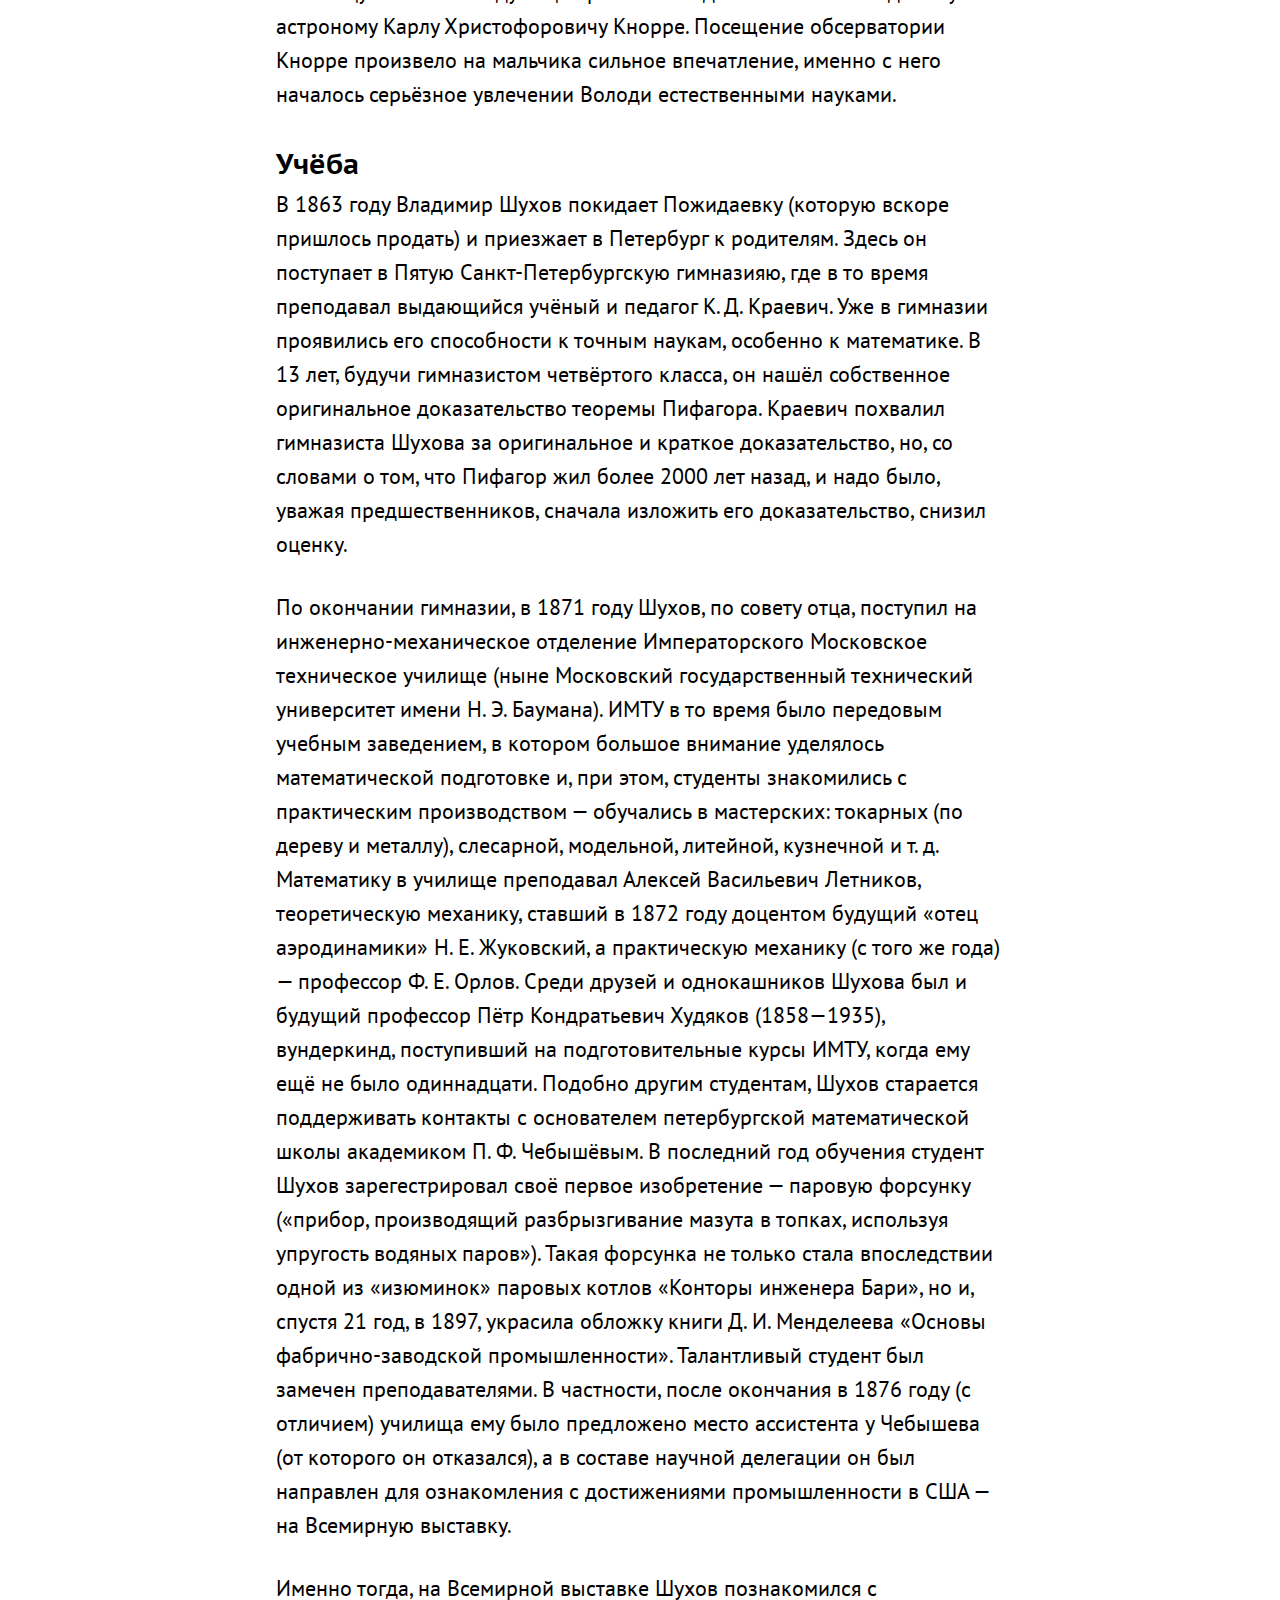
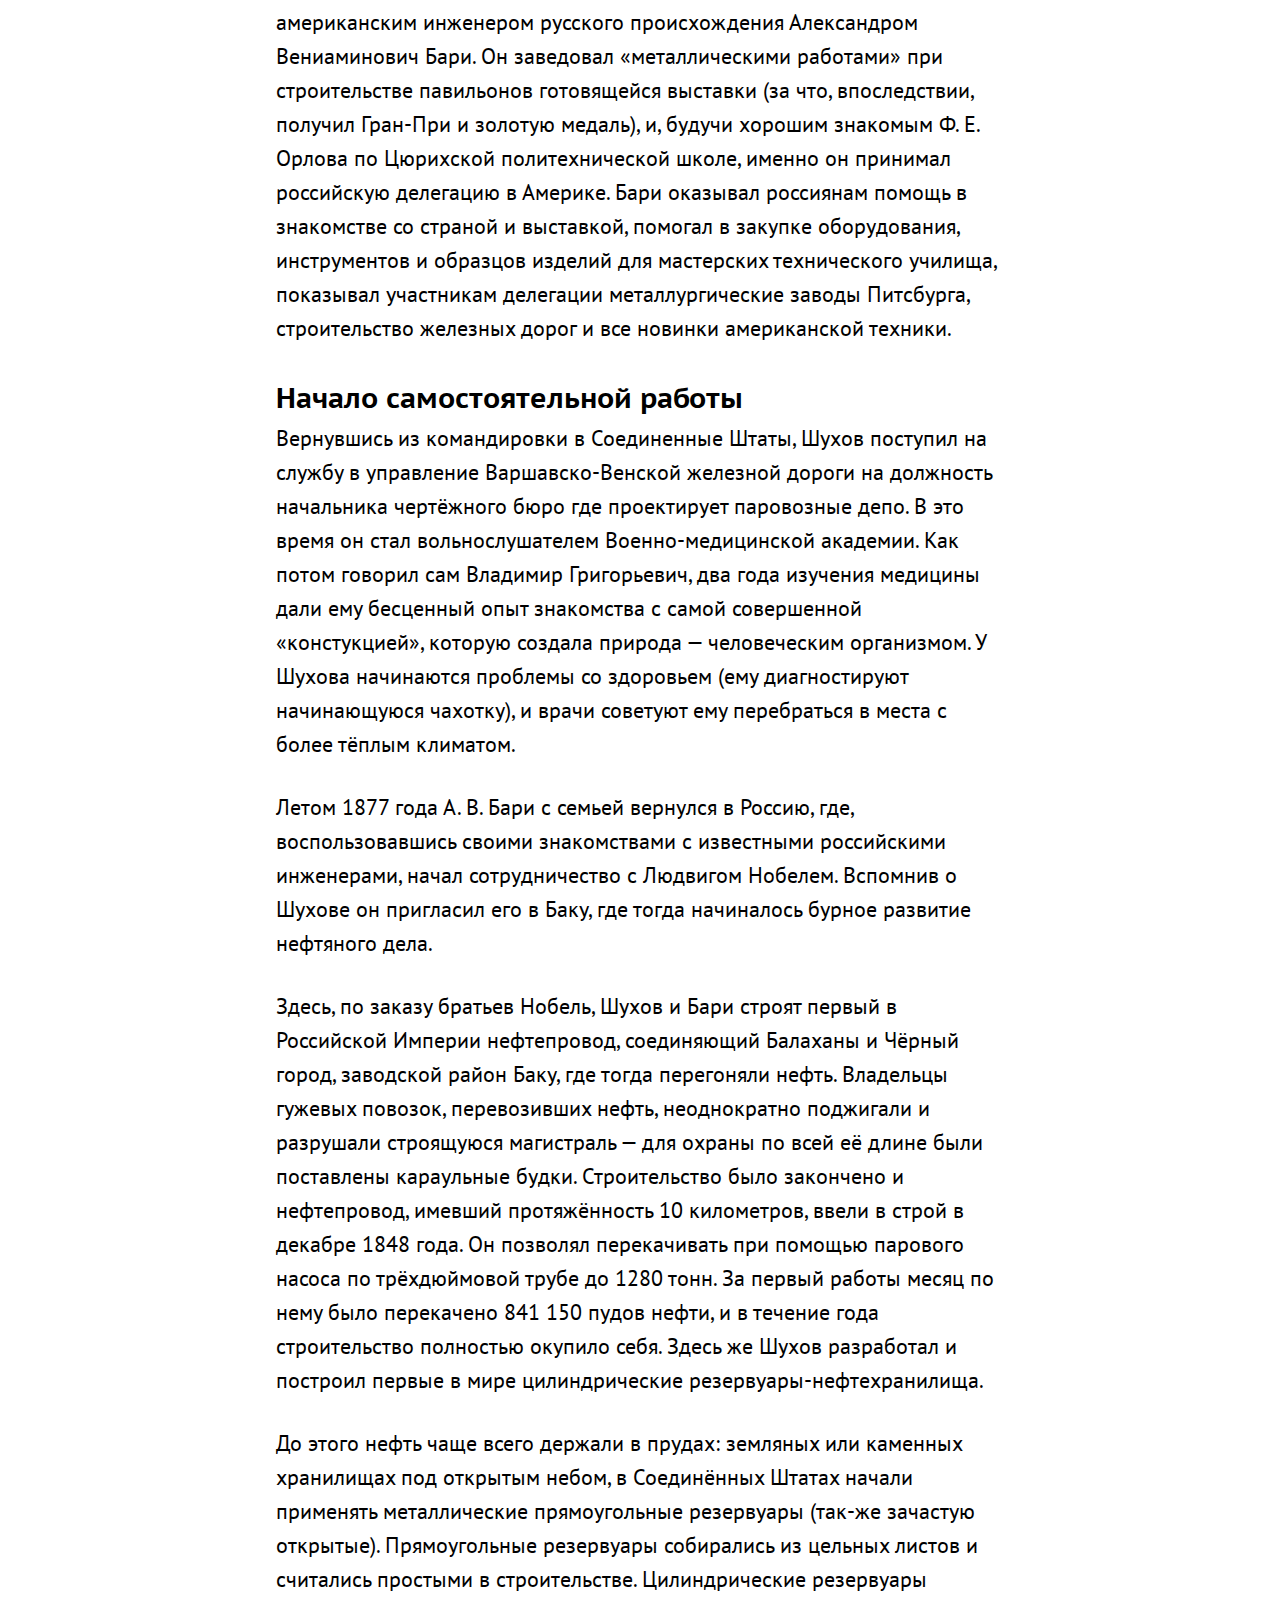
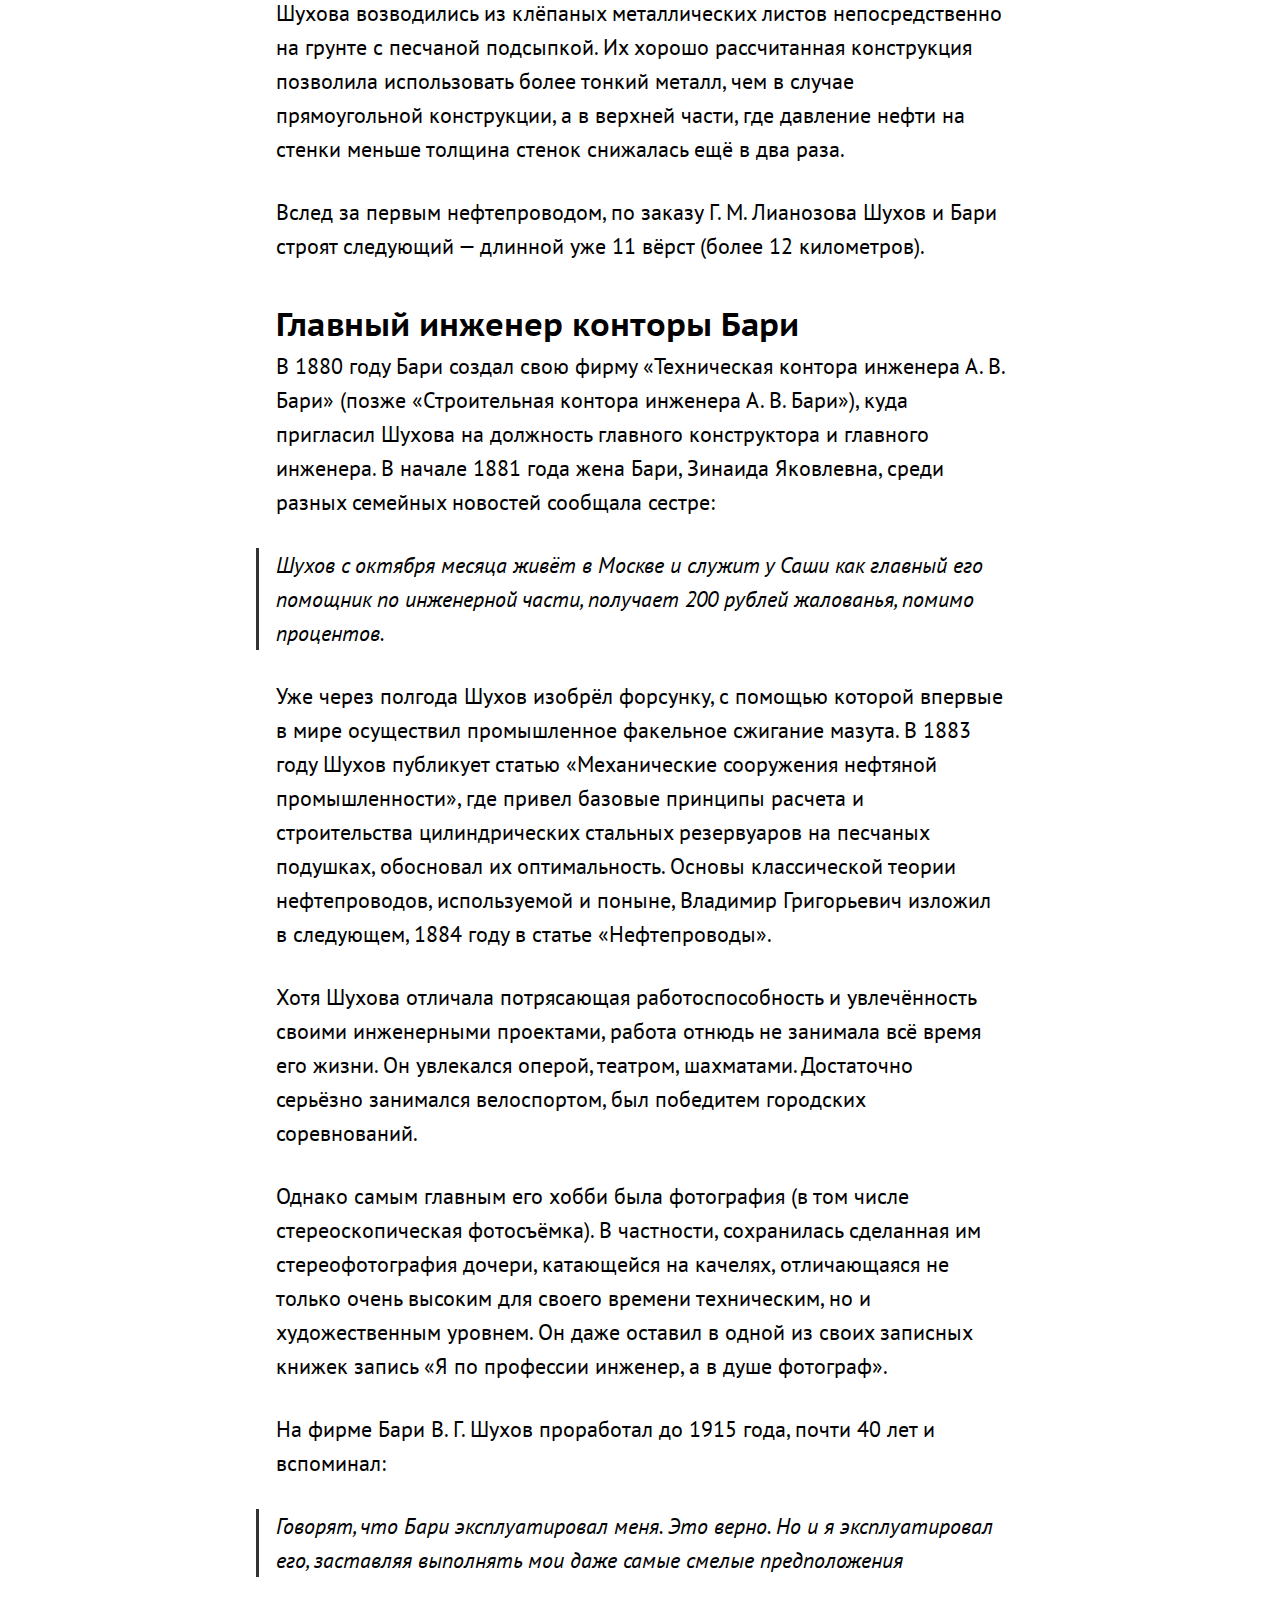
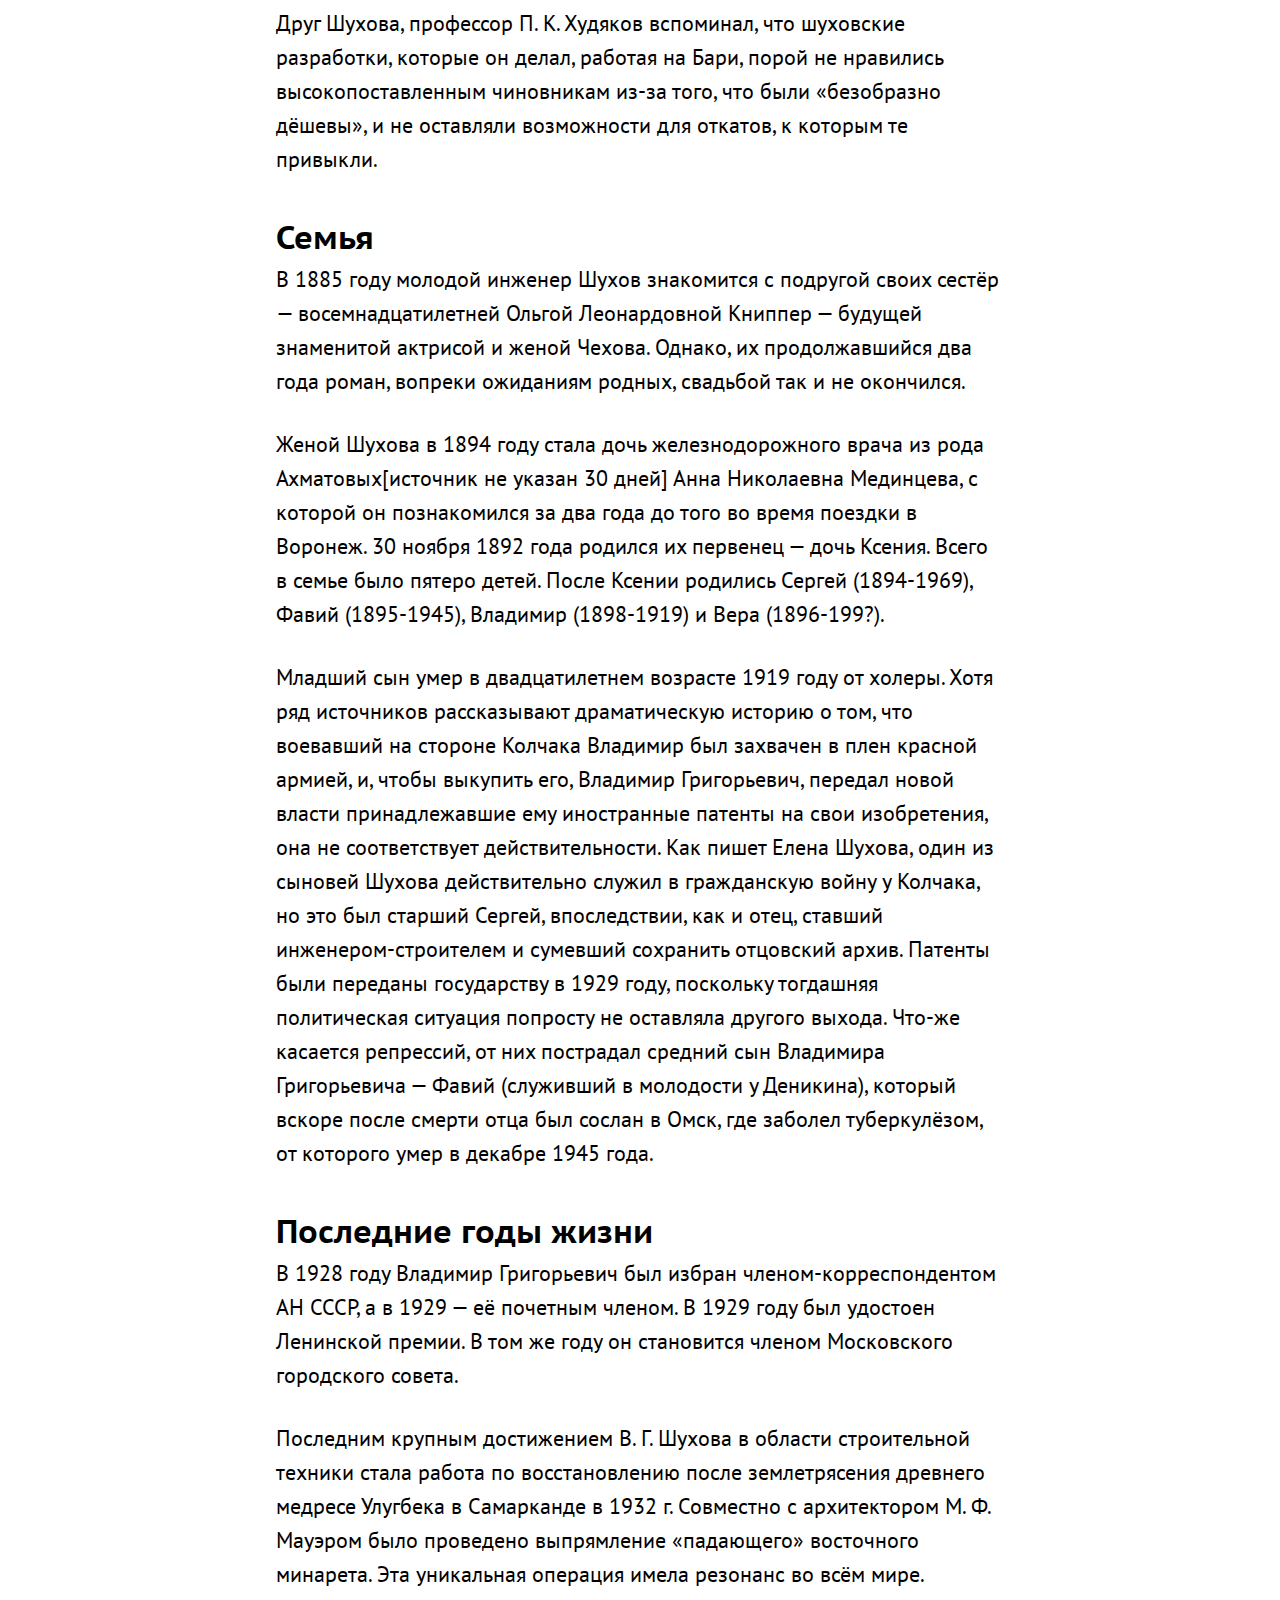
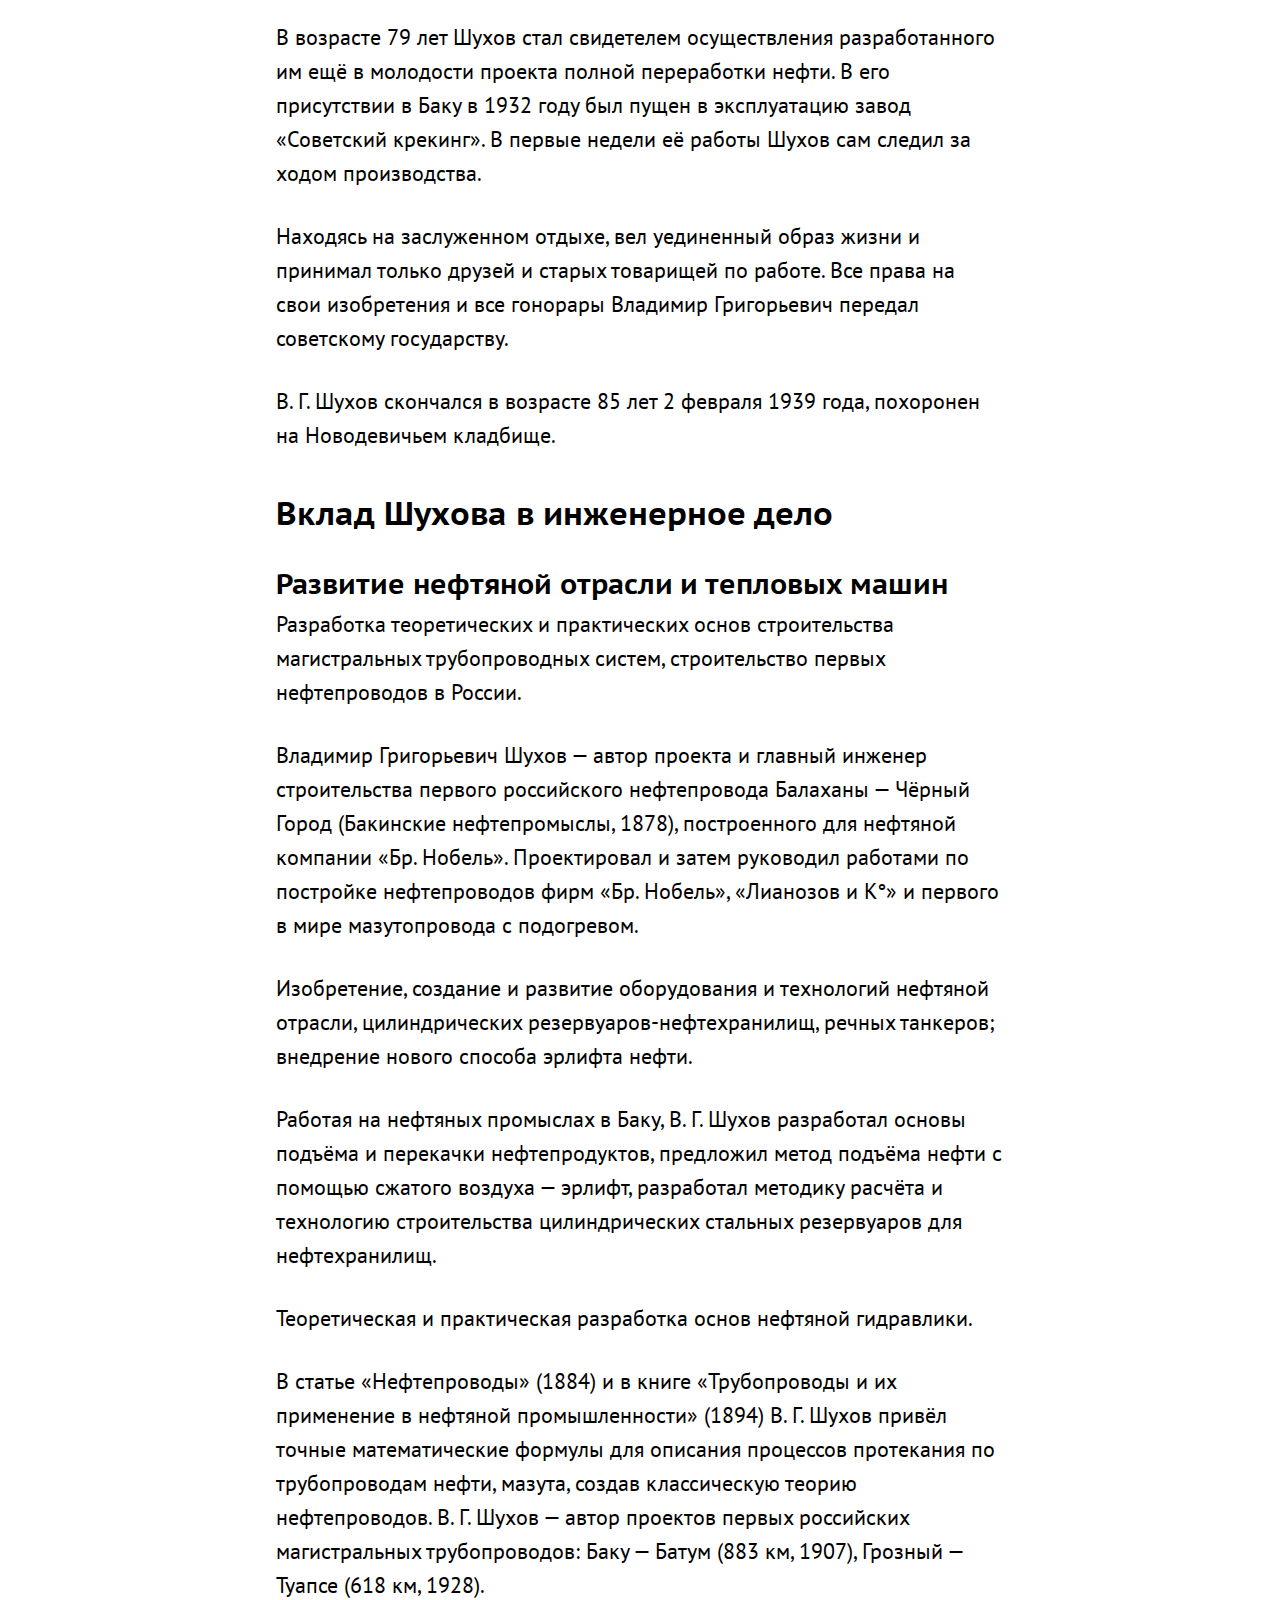
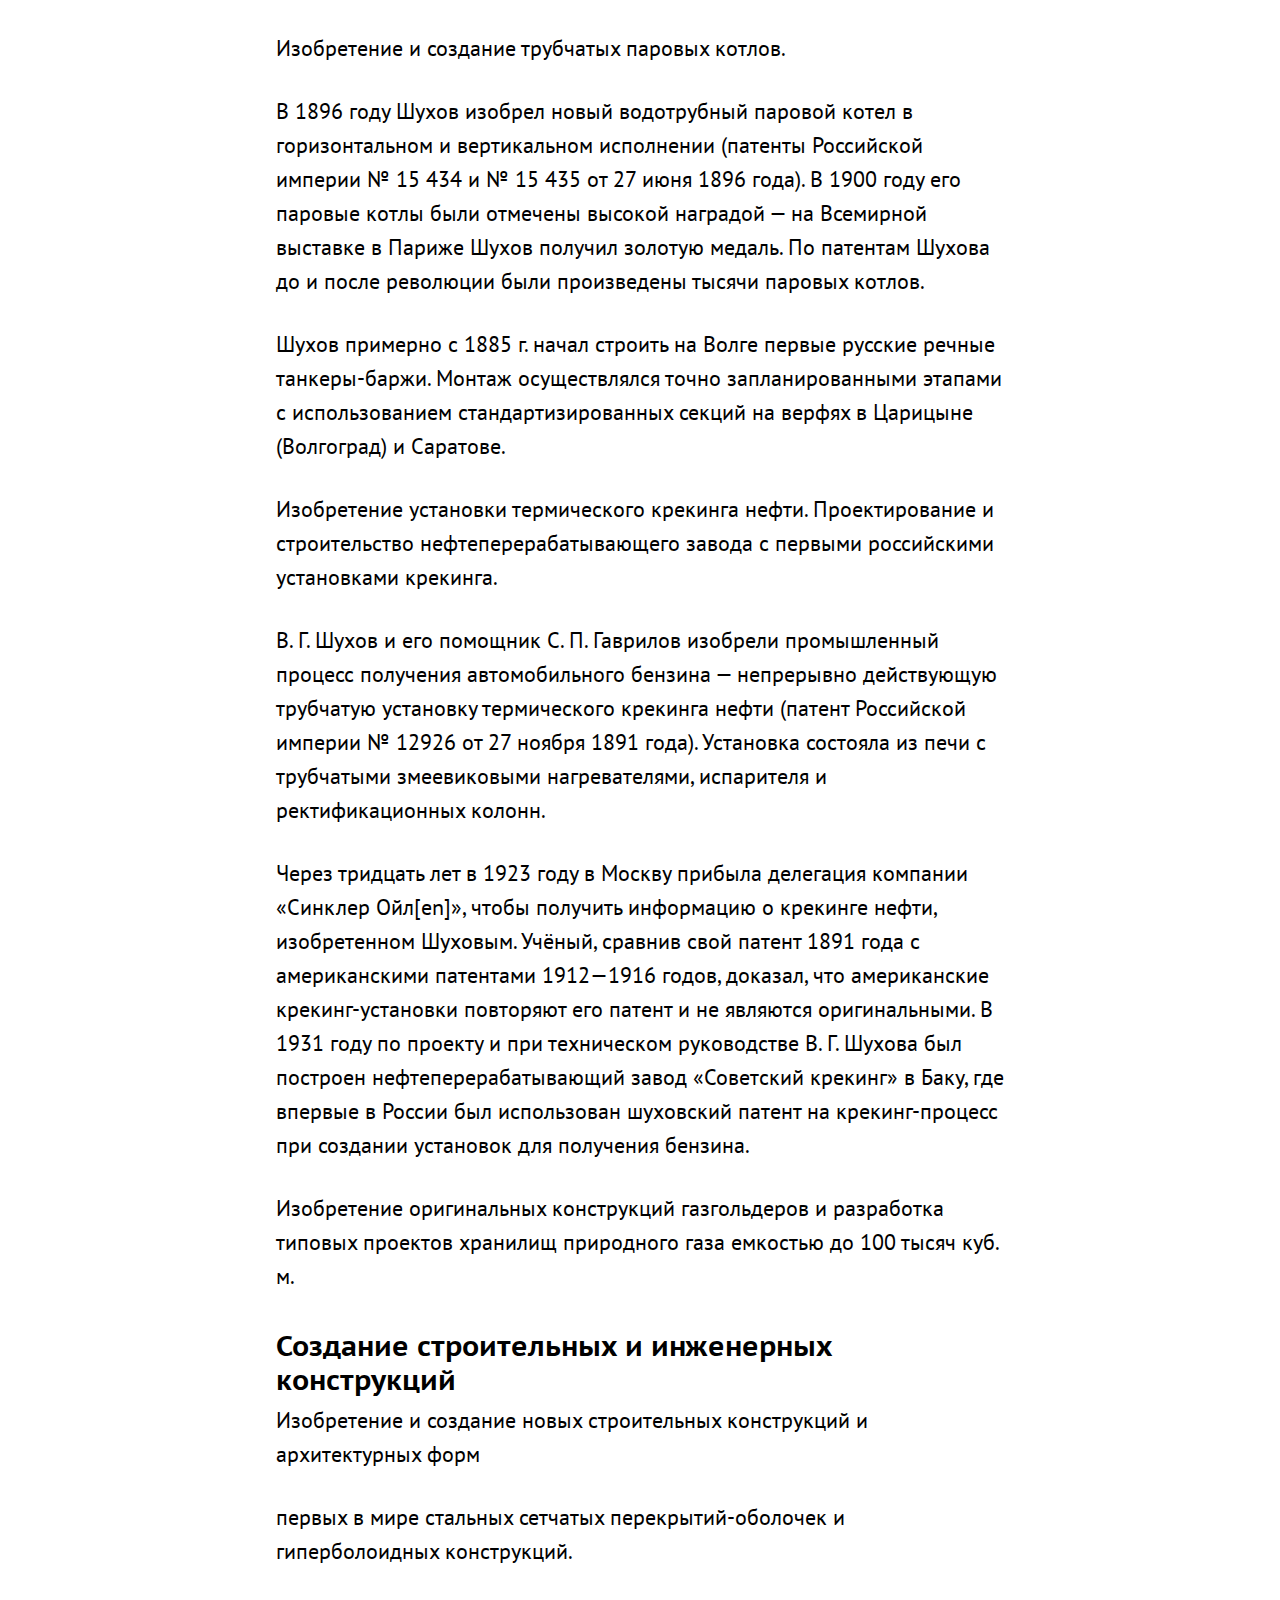
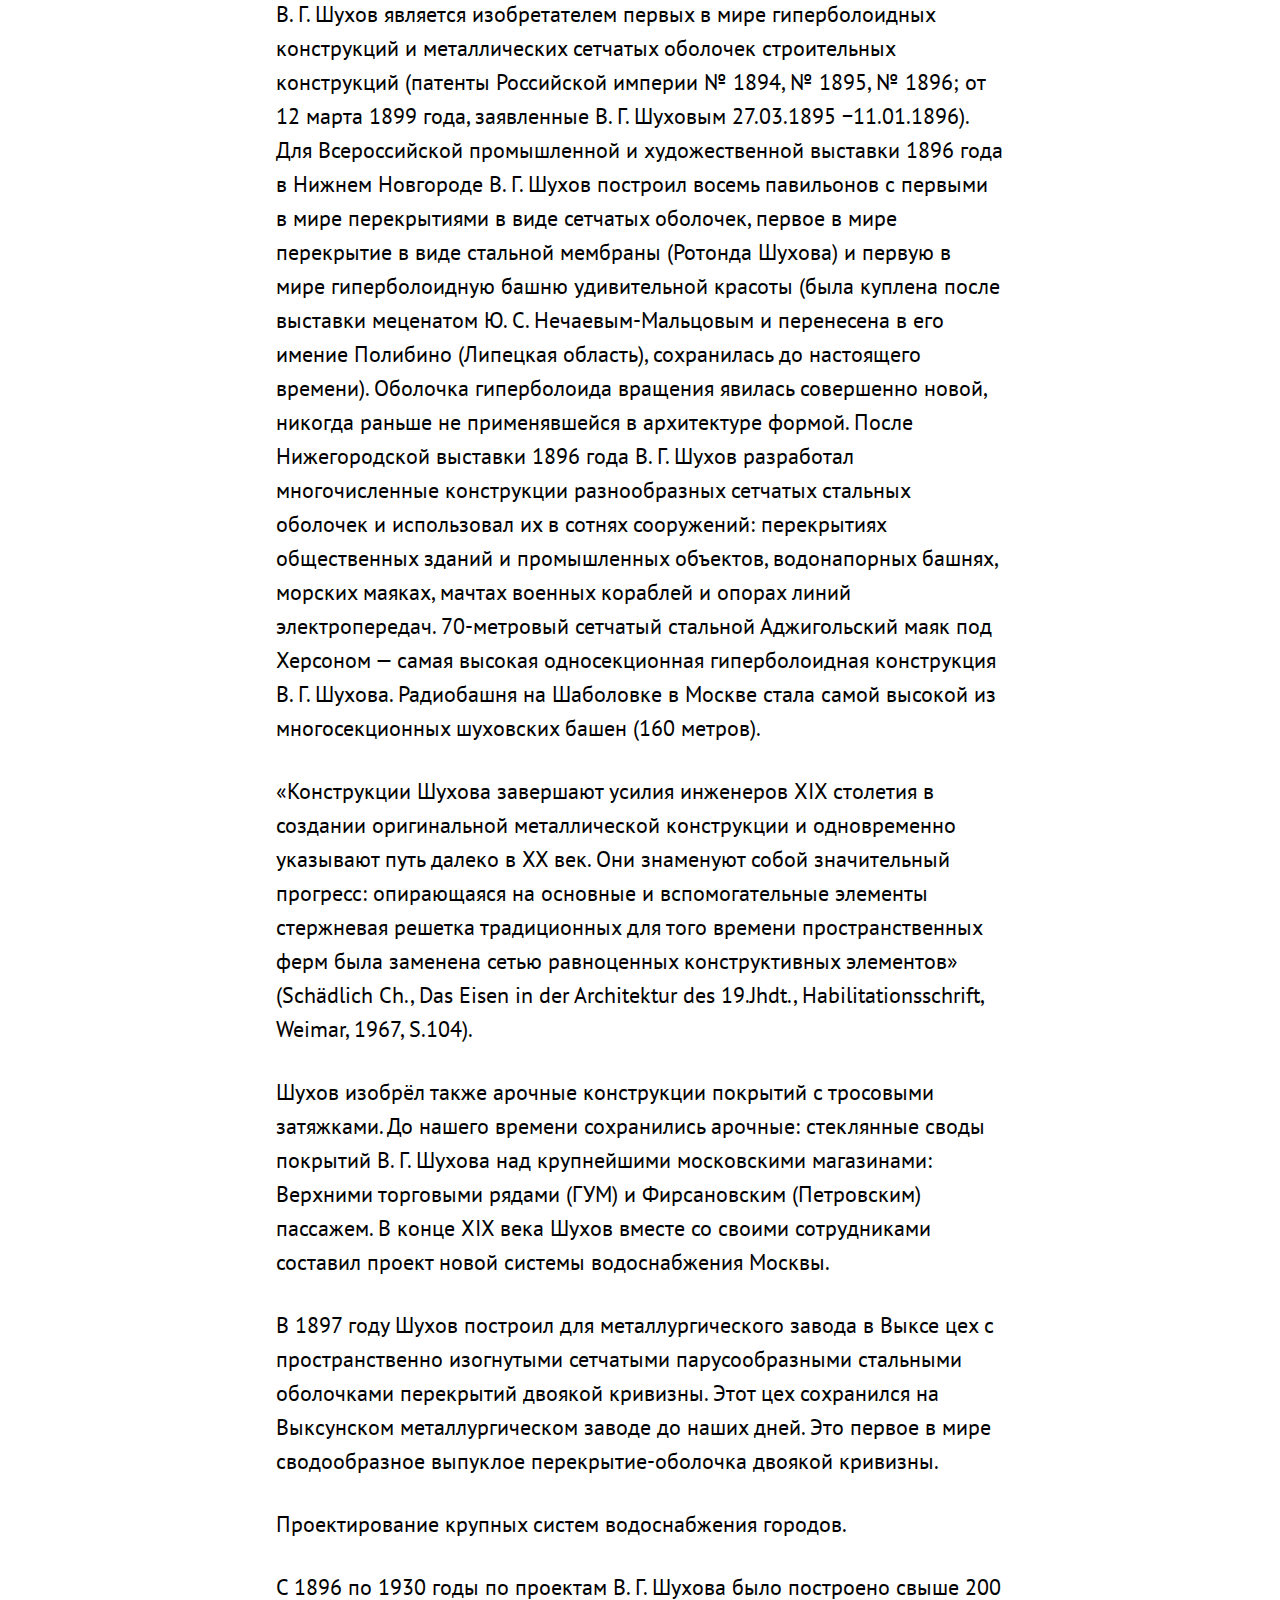
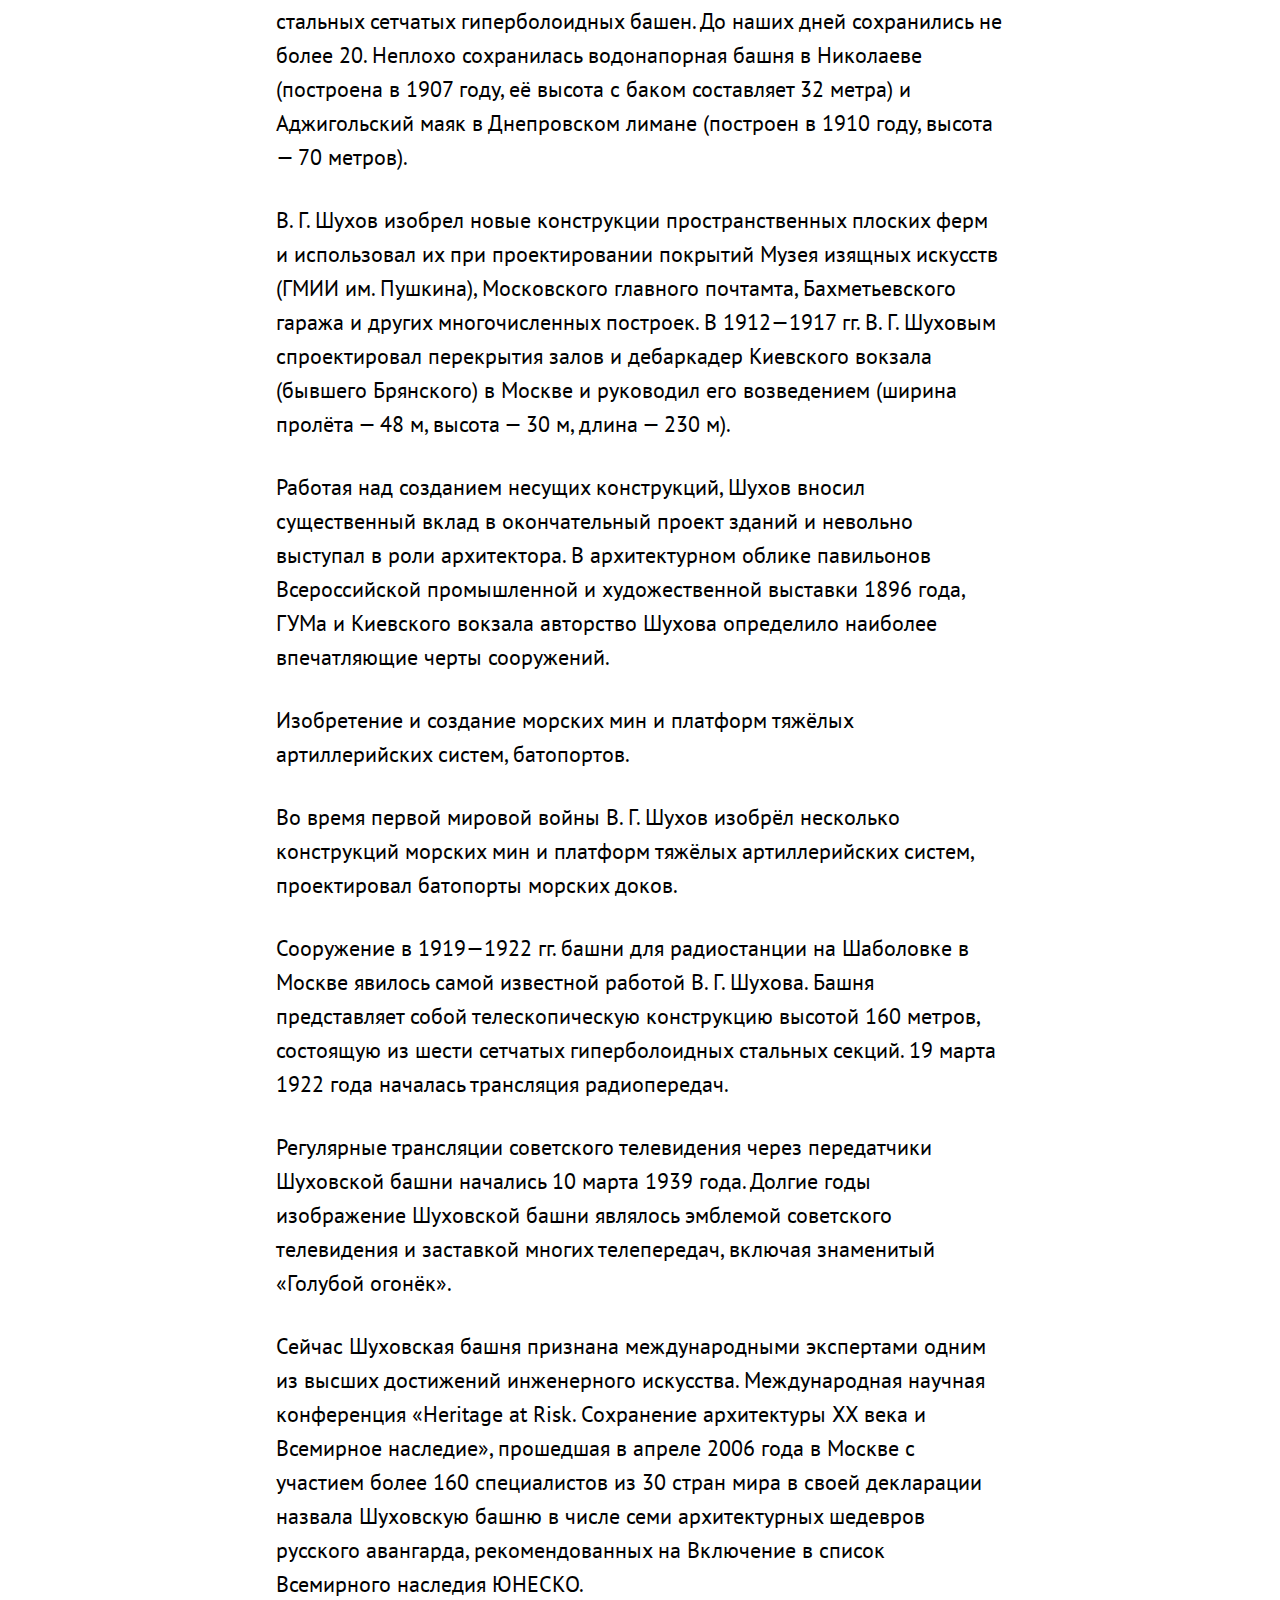
<file: danilating/posts/shukhov.html>
<!DOCTYPE html>
<html>
  <head>
    <title>Владимир Григорьевич Шухов - Wikimedium</title>

    <meta name="description" content="Статья из википедии, сверстанные студентами hse design and coding">
    <meta name="keywords" content="hack, exchange, html, css, javascripts, hse, design, 2020">

    <meta property="og:type" content="article">
    <meta property="og:url" content="http://wikimedium.hack.exchange/posts/narkomfin.html">
    <meta property="og:title" content="Дом Наркомфина - Wikimedium">
    <meta property="og:description" content="Шухов Владимир Григорьевич  - статья из википедии, сверстанная студентами hse design and coding">
    <meta property="og:image" content="">

    <meta charset="utf-8">
    <meta name="viewport" content="width=device-width">


    <script src="../javascripts/jquery-3.1.1.js" charset="utf-8"></script>
    <script src="../javascripts/sidebar.js" charset="utf-8"></script>
    <script src="../javascripts/gallery.js" charset="utf-8"></script>
    <script src="../javascripts/social-likes.min.js"></script>

    <link rel="stylesheet" href="../stylesheets/style.css">

    <link rel="icon" type="image/x-icon" href="../images/favicon.ico" />
    <link rel="icon" type="image/png" href="../images/favicon.png" />

  </head>

  <body>

    <nav class="menubar">
      <div>
        <a class="logo" href="../posts.html"></a>
        <a class="about" href="../index.html">О проекте</a>
      </div>
    </nav>

    <nav class="sidebar">
      <ul>
        <li>
          <a href="#s1">Биография</a>

          <ul>
            <li><a href="#s1s1">Родители, детство</a></li>
            <li><a href="#s1s2">Учёба</a></li>
            <li><a href="#s1s3">Начало самостоятельной работы</a></li>
          </ul>
        </li>
        <li>
          <a href="#s2">Главный инженер конторы Бари</a></li>
        <li>
          <a href="#s3">Семья</a></li>
        <li>
          <a href="#s4">Последние годы жизни</a>
        </li>
        <li>
          <a href="#s5">Вклад Шухова в инженерное дело</a>

          <ul>
            <li><a href="#s5s1">Развитие нефтяной отрасли и тепловых машин</a></li>
            <li><a href="#s5s2">Создание строительных и инженерных конструкций</a></li>
          </ul>
        </li>
        <li>
          <a href="#s6">Названы в честь Шухова и носят его имя</a>
        </li>
        <li>
          <a href="#s7">Память</a>
        </li>
        <li>
          <a href="#s8">Библиография</a>
        </li>
        <li>
          <a href="#s9">Изобретения В. Г. Шухова</a>
        </li>
      </ul>

    </nav>

    <article>
      <h1>Шухов, Владимир Григорьевич</h1>
      <p>Влади́мир Григо́рьевич Шу́хов (<a target="_blank" href="https://ru.wikipedia.org/wiki/1853">1853</a>—<a target="_blank" href="https://ru.wikipedia.org/wiki/1939">1939</a>) — русский, <a target="_blank" href="https://ru.wikipedia.org/wiki/%D0%A1%D0%BE%D0%B2%D0%B5%D1%82%D1%81%D0%BA%D0%B8%D0%B9">советский</a> <a target="_blank" href="https://ru.wikipedia.org/wiki/%D0%98%D0%BD%D0%B6%D0%B5%D0%BD%D0%B5%D1%80">инженер</a>, <a target="_blank" href="https://ru.wikipedia.org/wiki/%D0%90%D1%80%D1%85%D0%B8%D1%82%D0%B5%D0%BA%D1%82%D0%BE%D1%80">архитектор</a>, <a target="_blank" href="https://ru.wikipedia.org/wiki/%D0%98%D0%B7%D0%BE%D0%B1%D1%80%D0%B5%D1%82%D0%B0%D1%82%D0%B5%D0%BB%D1%8C">изобретатель</a>, <a target="_blank" href="https://ru.wikipedia.org/wiki/%D0%A3%D1%87%D1%91%D0%BD%D1%8B%D0%B9">учёный</a> член-корреспондент (1928) и почётный член (1929) <a target="_blank" href="https://ru.wikipedia.org/wiki/%D0%90%D0%BA%D0%B0%D0%B4%D0%B5%D0%BC%D0%B8%D1%8F_%D0%BD%D0%B0%D1%83%D0%BA_%D0%A1%D0%A1%D0%A1%D0%A0">Академии наук СССР</a>, лауреат <a target="_blank" href="https://ru.wikipedia.org/wiki/%D0%9B%D0%B0%D1%83%D1%80%D0%B5%D0%B0%D1%82%D1%8B_%D0%BF%D1%80%D0%B5%D0%BC%D0%B8%D0%B8_%D0%B8%D0%BC%D0%B5%D0%BD%D0%B8_%D0%92._%D0%98._%D0%9B%D0%B5%D0%BD%D0%B8%D0%BD%D0%B0">премии имени В. И. Ленина</a> (1929), <a target="_blank" href="https://ru.wikipedia.org/wiki/%D0%93%D0%B5%D1%80%D0%BE%D0%B9_%D0%A2%D1%80%D1%83%D0%B4%D0%B0">Герой Труда</a> (1932). Является автором проектов и техническим руководителем строительства <a target="_blank" href="https://ru.wikipedia.org/wiki/%D0%9F%D0%B5%D1%80%D0%B2%D1%8B%D0%B9_%D1%80%D0%BE%D1%81%D1%81%D0%B8%D0%B9%D1%81%D0%BA%D0%B8%D0%B9_%D0%BD%D0%B5%D1%84%D1%82%D0%B5%D0%BF%D1%80%D0%BE%D0%B2%D0%BE%D0%B4">первых российских нефтепроводов</a> (1878) и <a target="_blank" href="https://ru.wikipedia.org/wiki/%D0%9D%D0%B5%D1%84%D1%82%D0%B5%D0%BF%D0%B5%D1%80%D0%B5%D1%80%D0%B0%D0%B1%D0%B0%D1%82%D1%8B%D0%B2%D0%B0%D1%8E%D1%89%D0%B8%D0%B9_%D0%B7%D0%B0%D0%B2%D0%BE%D0%B4">нефтеперерабатывающего завода</a> с первыми российскими установками <a target="_blank" href="https://ru.wikipedia.org/wiki/%D0%9A%D1%80%D0%B5%D0%BA%D0%B8%D0%BD%D0%B3">крекинга нефти</a> (1931). Внёс выдающийся вклад в технологии <a target="_blank" href="https://ru.wikipedia.org/wiki/%D0%9D%D0%B5%D1%84%D1%82%D1%8C">нефтяной</a> промышленности и <a target="_blank" href="https://ru.wikipedia.org/wiki/%D0%9D%D0%B5%D1%84%D1%82%D0%B5%D0%BF%D1%80%D0%BE%D0%B2%D0%BE%D0%B4">трубопроводного транспорта</a>.</p>
      <p>В. Г. Шухов первым в мире применил для строительства зданий и башен <a target="_blank" href="https://ru.wikipedia.org/wiki/%D0%A1%D0%B5%D1%82%D1%87%D0%B0%D1%82%D0%B0%D1%8F_%D0%BE%D0%B1%D0%BE%D0%BB%D0%BE%D1%87%D0%BA%D0%B0_(%D0%B0%D1%80%D1%85%D0%B8%D1%82%D0%B5%D0%BA%D1%82%D1%83%D1%80%D0%B0)">стальные сетчатые оболочки</a>. Впоследствии архитекторы <a target="_blank" href="https://ru.wikipedia.org/wiki/%D0%A5%D0%B0%D0%B9-%D1%82%D0%B5%D0%BA_(%D1%81%D1%82%D0%B8%D0%BB%D1%8C)">хай-тека</a>, знаменитые <a target="_blank" href="https://ru.wikipedia.org/wiki/%D0%A4%D1%83%D0%BB%D0%BB%D0%B5%D1%80,_%D0%91%D0%B0%D0%BA%D0%BC%D0%B8%D0%BD%D1%81%D1%82%D0%B5%D1%80">Бакминстер Фуллер</a> и <a target="_blank" href="https://ru.wikipedia.org/wiki/%D0%A4%D0%BE%D1%81%D1%82%D0%B5%D1%80,_%D0%9D%D0%BE%D1%80%D0%BC%D0%B0%D0%BD">Норман Фостер</a>, — окончательно внедрили <a target="_blank" href="https://ru.wikipedia.org/wiki/%D0%A1%D0%B5%D1%82%D1%87%D0%B0%D1%82%D0%B0%D1%8F_%D0%BE%D0%B1%D0%BE%D0%BB%D0%BE%D1%87%D0%BA%D0%B0_(%D0%B0%D1%80%D1%85%D0%B8%D1%82%D0%B5%D0%BA%D1%82%D1%83%D1%80%D0%B0)">сетчатые оболочки</a> в современную практику строительства, и в <a target="_blank" href="https://ru.wikipedia.org/wiki/XXI_%D0%B2%D0%B5%D0%BA">XXI веке</a> оболочки стали одним из главных средств формообразования <a target="_blank" href="https://ru.wikipedia.org/wiki/%D0%90%D0%B2%D0%B0%D0%BD%D0%B3%D0%B0%D1%80%D0%B4_(%D0%B8%D1%81%D0%BA%D1%83%D1%81%D1%81%D1%82%D0%B2%D0%BE)">авангардных зданий</a> . Шухов ввёл в архитектуру форму однополостного <a target="_blank" href="https://ru.wikipedia.org/wiki/%D0%93%D0%B8%D0%BF%D0%B5%D1%80%D0%B1%D0%BE%D0%BB%D0%BE%D0%B8%D0%B4">гиперболоида</a> вращения, создав первые в мире <a target="_blank" href="https://ru.wikipedia.org/wiki/%D0%93%D0%B8%D0%BF%D0%B5%D1%80%D0%B1%D0%BE%D0%BB%D0%BE%D0%B8%D0%B4%D0%BD%D1%8B%D0%B5_%D0%BA%D0%BE%D0%BD%D1%81%D1%82%D1%80%D1%83%D0%BA%D1%86%D0%B8%D0%B8">гиперболоидные конструкции</a>.</p>

      <iframe width="auto" height="auto" src="https://www.youtube.com/embed/NMllaxuWp94?rel=0" frameborder="0" allowfullscreen></iframe>

      <h2 id="s1">Биография</h2>

      <h3 id="s1s1">Родители, детство</h3>
      <p>Владимир Григорьевич Шухов родился в г. Грайворон в небогатой дворянской семье. Впервые один из предков Шухова по отцовской линии получил титул от Петра I за храбрость, проявленную в Полтавском сражении, но это дворянство, по видимому, было личным. До наследственно дворянства дослужился дед Владимира Григорьевича, получивший его (согласно табели о рангах) вместе с обер-офицерским званием. Впрочем это титул успел унаследовать только младший из его сыновей — Григорий Петрович Шухов, родившийся в 1827 (по другим сведениям — 1824) году — отцом Владимира Григорьевича. Григорий Петрович окончил юридический факультет Харьковского университета и уже в 29 лет был произведён в титулярные советники. За заслуги в Крымской войне 1853—1856 гг. он получил бронзовую медаль на Владимирской ленте.</p>
      <p>Мать Владимира Григорьевича, Вера Капитоновна, урождённая Пожидаева, происходила из более знатной семьи курских помещиков, имение которых находилось в Щигровском уезде Курской губернии. Её отец, подпоручик Капитон Михайлович Пожидаев скончался в 1848 году, на балу, куда отправился, не вылечившись после тяжёлого ранения, полученного на Кавказской войне. По сохранившимся воспоминанием В. Г. Шухова, кроме ума и красоты, его мать отличалась тяжёлым, деспотичным характером, а уровень благосостояния, который мог обеспечить Григорий Петрович, не бравший взяток на службе, не соответствовал тому, к чему она привыкла в детстве. Родители Владимира Григорьевича обвенчались в 1851 году, в 1852 году родилась его старшая сестра Надежда, а в 1853 году Григорий петрович был назначен городничим в маленький уездный город Грайворон, до 1838 считавшемся слободой. Именно тут, 16 августа 1853 года и родился Владимир Григорьевич Шухов, о чём имеется запись в метрической книге Успенской церкви города Грайворона (хотя в ряде прижезненных источников, включая Энциклопедический словарь Брокгауза и Ефрона в качестве его года рождения указан 1854 год: и сам Шухов, и, в особенности, его мать, имели привычку путать даты).</p>
      <p>10 декабря 1853 года Г. П. Шухов сдаёт дела в Грайвороне и возвращается с семьёй в Курск. В 1856 году — под влиянием жены подаёт прошение о переводе в столицу, и Шуховы переезжают в Петербург. В начале 1860-х Григорий Петрович знакомится в Одессе, куда приехал в качестве инспектора, с Николаем Ивановичем Пироговым, и, во многом под его влиянием, переходит на службу из финансового ведомства в Ведомство учреждений императрицы Марии, занимавшшеся учебными, медицинскими и благотворительными заведениями. Однако на маленького Володю и его сестру эти перемещения родителей оказывают не сильное влияние — они воспитываются у бабушки, в Пожидаевке.</p>
      <p>Именно бабушка научила четырёхлетнего Володю Шухова читать. С детства будущий инженер проявляет тягу к конструированию, устраивает возле дома фонтан, строит на ручье маленькую действующую водяную мельницу… А в 1860 году оец берёт с собой детей в гости к академику астроному Карлу Христофоровичу Кнорре. Посещение обсерватории Кнорре произвело на мальчика сильное впечатление, именно с него началось серьёзное увлечении Володи естественными науками.</p>

      <h3 id="s1s2">Учёба</h3>
      <p>В 1863 году Владимир Шухов покидает Пожидаевку (которую вскоре пришлось продать) и приезжает в Петербург к родителям. Здесь он поступает в Пятую Санкт-Петербургскую гимназияю, где в то время преподавал выдающийся учёный и педагог К. Д. Краевич. Уже в гимназии проявились его способности к точным наукам, особенно к математике. В 13 лет, будучи гимназистом четвёртого класса, он нашёл собственное оригинальное доказательство теоремы Пифагора. Краевич похвалил гимназиста Шухова за оригинальное и краткое доказательство, но, со словами о том, что Пифагор жил более 2000 лет назад, и надо было, уважая предшественников, сначала изложить его доказательство, снизил оценку.</p>
      <p>По окончании гимназии, в 1871 году Шухов, по совету отца, поступил на инженерно-механическое отделение Императорского Московское техническое училище (ныне Московский государственный технический университет имени Н. Э. Баумана). ИМТУ в то время было передовым учебным заведением, в котором большое внимание уделялось математической подготовке и, при этом, студенты знакомились с практическим производством — обучались в мастерских: токарных (по дереву и металлу), слесарной, модельной, литейной, кузнечной и т. д. Математику в училище преподавал Алексей Васильевич Летников, теоретическую механику, ставший в 1872 году доцентом будущий «отец аэродинамики» Н. Е. Жуковский, а практическую механику (с того же года) — профессор Ф. Е. Орлов. Среди друзей и однокашников Шухова был и будущий профессор Пётр Кондратьевич Худяков (1858—1935), вундеркинд, поступивший на подготовительные курсы ИМТУ, когда ему ещё не было одиннадцати. Подобно другим студентам, Шухов старается поддерживать контакты с основателем петербургской математической школы академиком П. Ф. Чебышёвым. В последний год обучения студент Шухов зарегестрировал своё первое изобретение — паровую форсунку («прибор, производящий разбрызгивание мазута в топках, используя упругость водяных паров»). Такая форсунка не только стала впоследствии одной из «изюминок» паровых котлов «Конторы инженера Бари», но и, спустя 21 год, в 1897, украсила обложку книги Д. И. Менделеева «Основы фабрично-заводской промышленности». Талантливый студент был замечен преподавателями. В частности, после окончания в 1876 году (с отличием) училища ему было предложено место ассистента у Чебышева (от которого он отказался), а в составе научной делегации он был направлен для ознакомления с достижениями промышленности в США — на Всемирную выставку.</p>
      <p>Именно тогда, на Всемирной выставке Шухов познакомился с американским инженером русского происхождения Александром Вениаминович Бари. Он заведовал «металлическими работами» при строительстве павильонов готовящейся выставки (за что, впоследствии, получил Гран-При и золотую медаль), и, будучи хорошим знакомым Ф. Е. Орлова по Цюрихской политехнической школе, именно он принимал российскую делегацию в Америке. Бари оказывал россиянам помощь в знакомстве со страной и выставкой, помогал в закупке оборудования, инструментов и образцов изделий для мастерских технического училища, показывал участникам делегации металлургические заводы Питсбурга, строительство железных дорог и все новинки американской техники.</p>

      <h3 id="s1s3">Начало самостоятельной работы</h3>
      <p>Вернувшись из командировки в Соединенные Штаты, Шухов поступил на службу в управление Варшавско-Венской железной дороги на должность начальника чертёжного бюро где проектирует паровозные депо. В это время он стал вольнослушателем Военно-медицинской академии. Как потом говорил сам Владимир Григорьевич, два года изучения медицины дали ему бесценный опыт знакомства с самой совершенной «констукцией», которую создала природа — человеческим организмом. У Шухова начинаются проблемы со здоровьем (ему диагностируют начинающуюся чахотку), и врачи советуют ему перебраться в места с более тёплым климатом.</p>
      <p>Летом 1877 года А. В. Бари с семьей вернулся в Россию, где, воспользовавшись своими знакомствами с известными российскими инженерами, начал сотрудничество с Людвигом Нобелем. Вспомнив о Шухове он пригласил его в Баку, где тогда начиналось бурное развитие нефтяного дела.</p>
      <p>Здесь, по заказу братьев Нобель, Шухов и Бари строят первый в Российской Империи нефтепровод, соединяющий Балаханы и Чёрный город, заводской район Баку, где тогда перегоняли нефть. Владельцы гужевых повозок, перевозивших нефть, неоднократно поджигали и разрушали строящуюся магистраль — для охраны по всей её длине были поставлены караульные будки. Строительство было закончено и нефтепровод, имевший протяжённость 10 километров, ввели в строй в декабре 1848 года. Он позволял перекачивать при помощью парового насоса по трёхдюймовой трубе до 1280 тонн. За первый работы месяц по нему было перекачено 841 150 пудов нефти, и в течение года строительство полностью окупило себя. Здесь же Шухов разработал и построил первые в мире цилиндрические резервуары-нефтехранилища.</p>
      <p>До этого нефть чаще всего держали в прудах: земляных или каменных хранилищах под открытым небом, в Соединённых Штатах начали применять металлические прямоугольные резервуары (так-же зачастую открытые). Прямоугольные резервуары собирались из цельных листов и считались простыми в строительстве. Цилиндрические резервуары Шухова возводились из клёпаных металлических листов непосредственно на грунте с песчаной подсыпкой. Их хорошо рассчитанная конструкция позволила использовать более тонкий металл, чем в случае прямоугольной конструкции, а в верхней части, где давление нефти на стенки меньше толщина стенок снижалась ещё в два раза.</p>
      <p>Вслед за первым нефтепроводом, по заказу Г. М. Лианозова Шухов и Бари строят следующий — длинной уже 11 вёрст (более 12 километров).</p>

      <h2 id="s2">Главный инженер конторы Бари</h2>
      <p>В 1880 году Бари создал свою фирму «Техническая контора инженера А. В. Бари» (позже «Строительная контора инженера А. В. Бари»), куда пригласил Шухова на должность главного конструктора и главного инженера. В начале 1881 года жена Бари, Зинаида Яковлевна, среди разных семейных новостей сообщала сестре:</p>
      <p>
        <blockquote cite="http://">Шухов с октября месяца живёт в Москве и служит у Саши как главный его помощник по инженерной части, получает 200 рублей жалованья, помимо процентов.</blockquote>
      </p>
      <p>Уже через полгода Шухов изобрёл форсунку, с помощью которой впервые в мире осуществил промышленное факельное сжигание мазута. В 1883 году Шухов публикует статью «Механические сооружения нефтяной промышленности», где привел базовые принципы расчета и строительства цилиндрических стальных резервуаров на песчаных подушках, обосновал их оптимальность. Основы классической теории нефтепроводов, используемой и поныне, Владимир Григорьевич изложил в следующем, 1884 году в статье «Нефтепроводы».</p>
      <p>Хотя Шухова отличала потрясающая работоспособность и увлечённость своими инженерными проектами, работа отнюдь не занимала всё время его жизни. Он увлекался оперой, театром, шахматами. Достаточно серьёзно занимался велоспортом, был победитем городских соревнований.</p>
      <p>Однако самым главным его хобби была фотография (в том числе стереоскопическая фотосъёмка). В частности, сохранилась сделанная им стереофотография дочери, катающейся на качелях, отличающаяся не только очень высоким для своего времени техническим, но и художественным уровнем. Он даже оставил в одной из своих записных книжек запись «Я по профессии инженер, а в душе фотограф».</p>
      <p>На фирме Бари В. Г. Шухов проработал до 1915 года, почти 40 лет и вспоминал:</p>
      <p>
        <blockquote cite="http://">Говорят, что Бари эксплуатировал меня. Это верно. Но и я эксплуатировал его, заставляя выполнять мои даже самые смелые предположения</blockquote>
      </p>
      <p>Друг Шухова, профессор П. К. Худяков вспоминал, что шуховские разработки, которые он делал, работая на Бари, порой не нравились высокопоставленным чиновникам из-за того, что были «безобразно дёшевы», и не оставляли возможности для откатов, к которым те привыкли.</p>

      <h2 id="s3">Семья</h2>
      <p>В 1885 году молодой инженер Шухов знакомится с подругой своих сестёр — восемнадцатилетней Ольгой Леонардовной Книппер — будущей знаменитой актрисой и женой Чехова. Однако, их продолжавшийся два года роман, вопреки ожиданиям родных, свадьбой так и не окончился.</p>
      <p>Женой Шухова в 1894 году стала дочь железнодорожного врача из рода Ахматовых[источник не указан 30 дней] Анна Николаевна Мединцева, с которой он познакомился за два года до того во время поездки в Воронеж. 30 ноября 1892 года родился их первенец — дочь Ксения. Всего в семье было пятеро детей. После Ксении родились Сергей (1894-1969), Фавий (1895-1945), Владимир (1898-1919) и Вера (1896-199?).</p>
      <p>Младший сын умер в двадцатилетнем возрасте 1919 году от холеры. Хотя ряд источников рассказывают драматическую историю о том, что воевавший на стороне Колчака Владимир был захвачен в плен красной армией, и, чтобы выкупить его, Владимир Григорьевич, передал новой власти принадлежавшие ему иностранные патенты на свои изобретения, она не соответствует действительности. Как пишет Елена Шухова, один из сыновей Шухова действительно служил в гражданскую войну у Колчака, но это был старший Сергей, впоследствии, как и отец, ставший инженером-строителем и сумевший сохранить отцовский архив. Патенты были переданы государству в 1929 году, поскольку тогдашняя политическая ситуация попросту не оставляла другого выхода. Что-же касается репрессий, от них пострадал средний сын Владимира Григорьевича — Фавий (служивший в молодости у Деникина), который вскоре после смерти отца был сослан в Омск, где заболел туберкулёзом, от которого умер в декабре 1945 года.</p>

      <h2 id="s4">Последние годы жизни</h2>
      <p>В 1928 году Владимир Григорьевич был избран членом-корреспондентом АН СССР, а в 1929 — её почетным членом. В 1929 году был удостоен Ленинской премии. В том же году он становится членом Московского городского совета.</p>
      <p>Последним крупным достижением В. Г. Шухова в области строительной техники стала работа по восстановлению после землетрясения древнего медресе Улугбека в Самарканде в 1932 г. Совместно с архитектором М. Ф. Мауэром было проведено выпрямление «падающего» восточного минарета. Эта уникальная операция имела резонанс во всём мире.</p>
      <p>В возрасте 79 лет Шухов стал свидетелем осуществления разработанного им ещё в молодости проекта полной переработки нефти. В его присутствии в Баку в 1932 году был пущен в эксплуатацию завод «Советский крекинг». В первые недели её работы Шухов сам следил за ходом производства.</p>
      <p>Находясь на заслуженном отдыхе, вел уединенный образ жизни и принимал только друзей и старых товарищей по работе. Все права на свои изобретения и все гонорары Владимир Григорьевич передал советскому государству.</p>
      <p>В. Г. Шухов скончался в возрасте 85 лет 2 февраля 1939 года, похоронен на Новодевичьем кладбище.</p>

      <h2 id="s5">Вклад Шухова в инженерное дело</h2>

      <h3 id="s5s1">Развитие нефтяной отрасли и тепловых машин</h3>
      <p>Разработка теоретических и практических основ строительства магистральных трубопроводных систем, строительство первых нефтепроводов в России.</p>
      <p>Владимир Григорьевич Шухов — автор проекта и главный инженер строительства первого российского нефтепровода Балаханы — Чёрный Город (Бакинские нефтепромыслы, 1878), построенного для нефтяной компании «Бр. Нобель». Проектировал и затем руководил работами по постройке нефтепроводов фирм «Бр. Нобель», «Лианозов и К°» и первого в мире мазутопровода с подогревом.</p>
      <p>Изобретение, создание и развитие оборудования и технологий нефтяной отрасли, цилиндрических резервуаров-нефтехранилищ, речных танкеров; внедрение нового способа эрлифта нефти.</p>
      <p>Работая на нефтяных промыслах в Баку, В. Г. Шухов разработал основы подъёма и перекачки нефтепродуктов, предложил метод подъёма нефти с помощью сжатого воздуха — эрлифт, разработал методику расчёта и технологию строительства цилиндрических стальных резервуаров для нефтехранилищ.</p>
      <p>Теоретическая и практическая разработка основ нефтяной гидравлики.</p>
      <p>В статье «Нефтепроводы» (1884) и в книге «Трубопроводы и их применение в нефтяной промышленности» (1894) В. Г. Шухов привёл точные математические формулы для описания процессов протекания по трубопроводам нефти, мазута, создав классическую теорию нефтепроводов. В. Г. Шухов — автор проектов первых российских магистральных трубопроводов: Баку — Батум (883 км, 1907), Грозный — Туапсе (618 км, 1928).</p>
      <p>Изобретение и создание трубчатых паровых котлов.</p>
      <p>В 1896 году Шухов изобрел новый водотрубный паровой котел в горизонтальном и вертикальном исполнении (патенты Российской империи № 15 434 и № 15 435 от 27 июня 1896 года). В 1900 году его паровые котлы были отмечены высокой наградой — на Всемирной выставке в Париже Шухов получил золотую медаль. По патентам Шухова до и после революции были произведены тысячи паровых котлов.</p>
      <p>Шухов примерно с 1885 г. начал строить на Волге первые русские речные танкеры-баржи. Монтаж осуществлялся точно запланированными этапами с использованием стандартизированных секций на верфях в Царицыне (Волгоград) и Саратове.</p>
      <p>Изобретение установки термического крекинга нефти. Проектирование и строительство нефтеперерабатывающего завода с первыми российскими установками крекинга.</p>
      <p>В. Г. Шухов и его помощник С. П. Гаврилов изобрели промышленный процесс получения автомобильного бензина — непрерывно действующую трубчатую установку термического крекинга нефти (патент Российской империи № 12926 от 27 ноября 1891 года). Установка состояла из печи с трубчатыми змеевиковыми нагревателями, испарителя и ректификационных колонн.</p>
      <p>Через тридцать лет в 1923 году в Москву прибыла делегация компании «Синклер Ойл[en]», чтобы получить информацию о крекинге нефти, изобретенном Шуховым. Учёный, сравнив свой патент 1891 года с американскими патентами 1912—1916 годов, доказал, что американские крекинг-установки повторяют его патент и не являются оригинальными. В 1931 году по проекту и при техническом руководстве В. Г. Шухова был построен нефтеперерабатывающий завод «Советский крекинг» в Баку, где впервые в России был использован шуховский патент на крекинг-процесс при создании установок для получения бензина.</p>
      <p>Изобретение оригинальных конструкций газгольдеров и разработка типовых проектов хранилищ природного газа емкостью до 100 тысяч куб. м.</p>

      <h3 id="s5s2">Создание строительных и инженерных конструкций</h3>
      <p>Изобретение и создание новых строительных конструкций и архитектурных форм</p>
      <p>первых в мире стальных сетчатых перекрытий-оболочек и гиперболоидных конструкций.</p>
      <p>В. Г. Шухов является изобретателем первых в мире гиперболоидных конструкций и металлических сетчатых оболочек строительных конструкций (патенты Российской империи № 1894, № 1895, № 1896; от 12 марта 1899 года, заявленные В. Г. Шуховым 27.03.1895 −11.01.1896). Для Всероссийской промышленной и художественной выставки 1896 года в Нижнем Новгороде В. Г. Шухов построил восемь павильонов с первыми в мире перекрытиями в виде сетчатых оболочек, первое в мире перекрытие в виде стальной мембраны (Ротонда Шухова) и первую в мире гиперболоидную башню удивительной красоты (была куплена после выставки меценатом Ю. С. Нечаевым-Мальцовым и перенесена в его имение Полибино (Липецкая область), сохранилась до настоящего времени). Оболочка гиперболоида вращения явилась совершенно новой, никогда раньше не применявшейся в архитектуре формой. После Нижегородской выставки 1896 года В. Г. Шухов разработал многочисленные конструкции разнообразных сетчатых стальных оболочек и использовал их в сотнях сооружений: перекрытиях общественных зданий и промышленных объектов, водонапорных башнях, морских маяках, мачтах военных кораблей и опорах линий электропередач. 70-метровый сетчатый стальной Аджигольский маяк под Херсоном — самая высокая односекционная гиперболоидная конструкция В. Г. Шухова. Радиобашня на Шаболовке в Москве стала самой высокой из многосекционных шуховских башен (160 метров).</p>
      <p>«Конструкции Шухова завершают усилия инженеров XIX столетия в создании оригинальной металлической конструкции и одновременно указывают путь далеко в XX век. Они знаменуют собой значительный прогресс: опирающаяся на основные и вспомогательные элементы стержневая решетка традиционных для того времени пространственных ферм была заменена сетью равноценных конструктивных элементов» (Schädlich Ch., Das Eisen in der Architektur des 19.Jhdt., Habilitationsschrift, Weimar, 1967, S.104).</p>
      <p>Шухов изобрёл также арочные конструкции покрытий с тросовыми затяжками. До нашего времени сохранились арочные: стеклянные своды покрытий В. Г. Шухова над крупнейшими московскими магазинами: Верхними торговыми рядами (ГУМ) и Фирсановским (Петровским) пассажем. В конце XIX века Шухов вместе со своими сотрудниками составил проект новой системы водоснабжения Москвы.</p>
      <p>В 1897 году Шухов построил для металлургического завода в Выксе цех с пространственно изогнутыми сетчатыми парусообразными стальными оболочками перекрытий двоякой кривизны. Этот цех сохранился на Выксунском металлургическом заводе до наших дней. Это первое в мире сводообразное выпуклое перекрытие-оболочка двоякой кривизны.</p>
      <p>Проектирование крупных систем водоснабжения городов.</p>
      <p>С 1896 по 1930 годы по проектам В. Г. Шухова было построено свыше 200 стальных сетчатых гиперболоидных башен. До наших дней сохранились не более 20. Неплохо сохранилась водонапорная башня в Николаеве (построена в 1907 году, её высота с баком составляет 32 метра) и Аджигольский маяк в Днепровском лимане (построен в 1910 году, высота — 70 метров).</p>
      <p>В. Г. Шухов изобрел новые конструкции пространственных плоских ферм и использовал их при проектировании покрытий Музея изящных искусств (ГМИИ им. Пушкина), Московского главного почтамта, Бахметьевского гаража и других многочисленных построек. В 1912—1917 гг. В. Г. Шуховым спроектировал перекрытия залов и дебаркадер Киевского вокзала (бывшего Брянского) в Москве и руководил его возведением (ширина пролёта — 48 м, высота — 30 м, длина — 230 м).</p>
      <p>Работая над созданием несущих конструкций, Шухов вносил существенный вклад в окончательный проект зданий и невольно выступал в роли архитектора. В архитектурном облике павильонов Всероссийской промышленной и художественной выставки 1896 года, ГУМа и Киевского вокзала авторство Шухова определило наиболее впечатляющие черты сооружений.</p>
      <p>Изобретение и создание морских мин и платформ тяжёлых артиллерийских систем, батопортов.</p>
      <p>Во время первой мировой войны В. Г. Шухов изобрёл несколько конструкций морских мин и платформ тяжёлых артиллерийских систем, проектировал батопорты морских доков.</p>
      <p>Сооружение в 1919—1922 гг. башни для радиостанции на Шаболовке в Москве явилось самой известной работой В. Г. Шухова. Башня представляет собой телескопическую конструкцию высотой 160 метров, состоящую из шести сетчатых гиперболоидных стальных секций. 19 марта 1922 года началась трансляция радиопередач.</p>
      <p>Регулярные трансляции советского телевидения через передатчики Шуховской башни начались 10 марта 1939 года. Долгие годы изображение Шуховской башни являлось эмблемой советского телевидения и заставкой многих телепередач, включая знаменитый «Голубой огонёк».</p>
      <p>Сейчас Шуховская башня признана международными экспертами одним из высших достижений инженерного искусства. Международная научная конференция «Heritage at Risk. Сохранение архитектуры XX века и Всемирное наследие», прошедшая в апреле 2006 года в Москве с участием более 160 специалистов из 30 стран мира в своей декларации назвала Шуховскую башню в числе семи архитектурных шедевров русского авангарда, рекомендованных на Включение в список Всемирного наследия ЮНЕСКО.</p>
      <p>Развитие методов проектирования стальных конструкций и строительной механики.</p>
      <p>В 1927—1929 гг. В. Г. Шухов, принимая участие в реализации плана ГОЭЛРО, превзошёл эту башенную конструкцию, построив три пары сетчатых многоярусных гиперболоидных опор перехода через реку Оку ЛЭП НиГРЭС в районе города Дзержинска под Нижним Новгородом.</p>
      <p>Шуховские башни в Москве и на Оке являются уникальными памятниками архитектуры русского авангарда.</p>

      <h2 id="s6">Названы в честь Шухова и носят его имя</h2>
      <ul>
        <li>Гиперболоидные сетчатые башни, соответствующие патенту В. Г. Шухова, построенные в России и за рубежом.</li>
        <li>Белгородский государственный технологический университет имени В. Г. Шухова</li>
        <li>Улица Шухова в Москве (бывший Сиротский переулок). Переименован в 1963 году. На ней (улице) находится знаменитая Шуховская радиобашня.</li>
        <li>Улица в Туле</li>
        <li>Улица в Сызрани</li>
        <li>Улица в Старом Осколе</li>
        <li>Парк в городе Грайворон</li>
        <li>Школа в городе Грайворон</li>
        <li>Золотая медаль имени В. Г. Шухова, присуждаемая за высшие инженерные достижения</li>
        <li>Шуховская башня в Бухаре, Узбекистан</li>
        <li>Шуховская башня в Николаеве, Украина</li>
        <li>Аудитория имени Шухова в Московском Архитектурном Институте</li>
        <li>Улица Шухова башня в Волхове</li>
      </ul>

      <h2 id="s7">Память</h2>
      <ul>
        <li>2 декабря 2008 года в Москве на Тургеневской площади был открыт памятник Владимиру Шухову. Авторский коллектив, работавший над памятником, возглавлял Салават Щербаков. Шухов увековечен в бронзе, в полный рост с рулоном чертежей и в накинутом на плечи плаще. Вокруг памятника установлены бронзовые скамейки. Две из них — в форме расколотого бревна с лежащими на них тисками, молотками и другими столярными инструментами; ещё одна представляет собой конструкцию из колёс и зубчатых передач[48].</li>
        <li>На территории ЦНИИПСК им. Н. П. Мельникова установлен бюст Шухову.</li>
        <li>В 1963 году была выпущена почтовая марка СССР, посвященная Шухову.</li>
      </ul>
      <p>На доме по адресу: г. Москва пер. Кривоколенный д.11/13 стр.1 установлена памятная доска инженеру В. Г. Шухову, прожившему в этом доме не одно десятилетие.</p>

      <h2 id="s8">Библиография</h2>
      <ul>
        <li>Шухов В. Г. Механические сооружения нефтяной промышленности, «Инженер», том 3, кн. 13, № 1, стр. 500—507, кн. 14, № 1, стр. 525—533, Москва, 1883.</li>
        <li>Шухов В. Г. Нефтепроводы, «Вестник промышленности», № 7, стр. 69 — 86, Москва, 1884.</li>
        <li>Шухов В. Г. Насосы прямого действия и их компенсация, , 32 стр., «Бюл. Политехнического общества», № 8, приложение, Москва, 1893—1894.</li>
        <li>Шухов В. Г. Трубопроводы и их применение к нефтяной промышленности, , 37 стр., Изд. Политехнического общества, Москва, 1895.</li>
        <li>Шухов В. Г. Насосы прямого действия. Теоретические и практические данные для их расчета. 2-е изд. с дополнениями, , 51 стр., Изд. Политехнического общества, Москва, 1897.</li>
        <li>Шухов В. Г. Стропила. Изыскание рациональных типов прямолинейных стропильных ферм и теория арочных ферм, 120 стр., Изд. Политехнического общества, Москва, 1897.</li>
        <li>Шухов В. Г. Боевая мощь русского и японского флота во время войны 1904—1905 гг., в кн.: Худяков П. К. «Путь к Цусиме», стр. 30 — 39, Москва, 1907.</li>
        <li>Шухов В. Г. Заметка о патентах по перегонке и разложению нефти при повышенном давлении, «Нефтяное и сланцевое хозяйство», № 10, стр. 481—482, Москва, 1923.</li>
        <li>Шухов В. Г. Заметка о нефтепроводах, «Нефтяное и сланцевое хозяйство», том 6, № 2, стр. 308—313, Москва, 1924.</li>
        <li>Шухов В. Г. Избранные труды, том 1, «Строительная механика», 192 стр., под ред. А. Ю. Ишлинского, Академия наук СССР, Москва, 1977.</li>
        <li>Шухов В. Г. Избранные труды, том 2, «Гидротехника», 222 стр., под ред. А. Е. Шейндлина, Академия наук СССР, Москва, 1981.</li>
        <li>Шухов В. Г. Избранные труды, том 3, «Нефтепереработка. Теплотехника», 102 стр., под ред. А. Е. Шейндлина, Академия наук СССР, Москва, 1982.</li>
      </ul>

      <h2 id="s9">Изобретения В. Г. Шухова</h2>
      <ul>
        <li>1. Ряд ранних изобретений и технологий нефтяной промышленности, в частности, технологии строительства нефтепроводов и резервуаров, не оформлены привилегиями и описаны В. Г. Шуховым в работе «Механические сооружения нефтяной промышленности» (журнал «Инженер», том 3, кн. 13, № 1, стр. 500—507, кн. 14, № 1, стр. 525—533, Москва, 1883) и последующих работах о сооружениях и оборудовании нефтяной отрасли.</li>
        <li>2. Аппарат для непрерывной дробной перегонки нефти. Привилегия Российской Империи № 13200 от 31.12.1888 (соавтор Ф. А. Инчик).</li>
        <li>3. Эрлифт-насос. Привилегия Российской Империи № 11531 за 1889.</li>
        <li>4. Гидравлический дефлегматор для перегонки нефти и других жидкостей. Привилегия Российской Империи № 9783 от 25.09.1890 (соавтор Ф. А. Инчик).</li>
        <li>5. Крекинг-процесс (установка для перегонки нефти с разложением). Привилегия Российской Империи № 12926 от 27.11.1891 (соавтор С. П. Гаврилов).</li>
        <li>6. Трубчатый паровой котёл. Привилегия Российской Империи № 15434 от 27.06.1896.</li>
        <li>7. Вертикальный трубчатый котёл. Привилегия Российской Империи № 15435 от 27.06.1896.</li>
        <li>8. Сетчатые покрытия для зданий. Привилегия Российской Империи № 1894 от 12.03.1899. Кл. 37а, 7/14.</li>
        <li>9. Сетчатые сводообразные покрытия. Привилегия Российской Империи № 1895 от 12.03.1899. Кл. 37а, 7/08.</li>
        <li>10. Гиперболоидные конструкции (ажурная башня). Привилегия Российской Империи № 1896 от 12.03.1899. Кл. 37f,15/28.</li>
        <li>11. Водотрубный котёл. Привилегия Российской Империи № 23839 за 1913. Кл. 13а, 13.</li>
        <li>12. Водотрубный котёл. Патент СССР № 1097 за 1926. Кл. 13а,13.</li>
        <li>13. Водотрубный котёл. Патент СССР № 1596 за 1926. Кл. 13а, 7/10.</li>
        <li>14. Воздушный экономайзер. Патент СССР № 2520 за 1927. Кл. 24к,4.</li>
        <li>15. Устройство для выпуска жидкости из сосудов с меньшим давлением в среду с большим давлением. Патент СССР № 4902 за 1927. Кл. 12g,2/02.</li>
        <li>16. Подушка для уплотнительных приспособлений к поршням сухих газгольдеров. Авторское свидетельство СССР № 37656 за 1934. Кл. 4 с, 35.</li>
        <li>17. Приспособление для прижатия к стене резервуара уплотнительных колец для поршней сухих газгольдеров. Авторское свидетельство СССР № 39038 за 1938. Кл. 4 с,35</li>
      </ul>

    </article>

    <footer class="share">
      <div class="social-likes social-likes_single" data-url="http//wikimedium.hack.exchange/posts/shukhov.html" data-single-title="Поделиться">
        <div class="facebook" title="Поделиться ссылкой на Фейсбуке">Facebook</div>
        <div class="twitter" title="Поделиться ссылкой в Твиттере">Twitter</div>
        <div class="vkontakte" title="Поделиться ссылкой во Вконтакте">Вконтакте</div>
        <div class="plusone" title="Поделиться ссылкой в Гугл-плюсе">Google+</div>
      </div>
    </footer>

  </body>
</html>
</file>
<file: danilating/stylesheets/style.css>
@import 'reset.css';
@import 'https://fonts.googleapis.com/css?family=PT+Sans+Caption:400,700|PT+Sans:400,400i,700,700i&subset=cyrillic';
@import 'social-likes_birman.css';

@import 'layout.css';
@import 'menubar.css';
@import 'share.css';
@import 'ui.css';

/*landing*/
@import 'landing.css';

/*posts*/
@import 'posts.css';

/*post*/
@import 'sidebar.css';
@import 'content.css';
@import 'gallery.css';
@import 'responsive.css';
</file>
